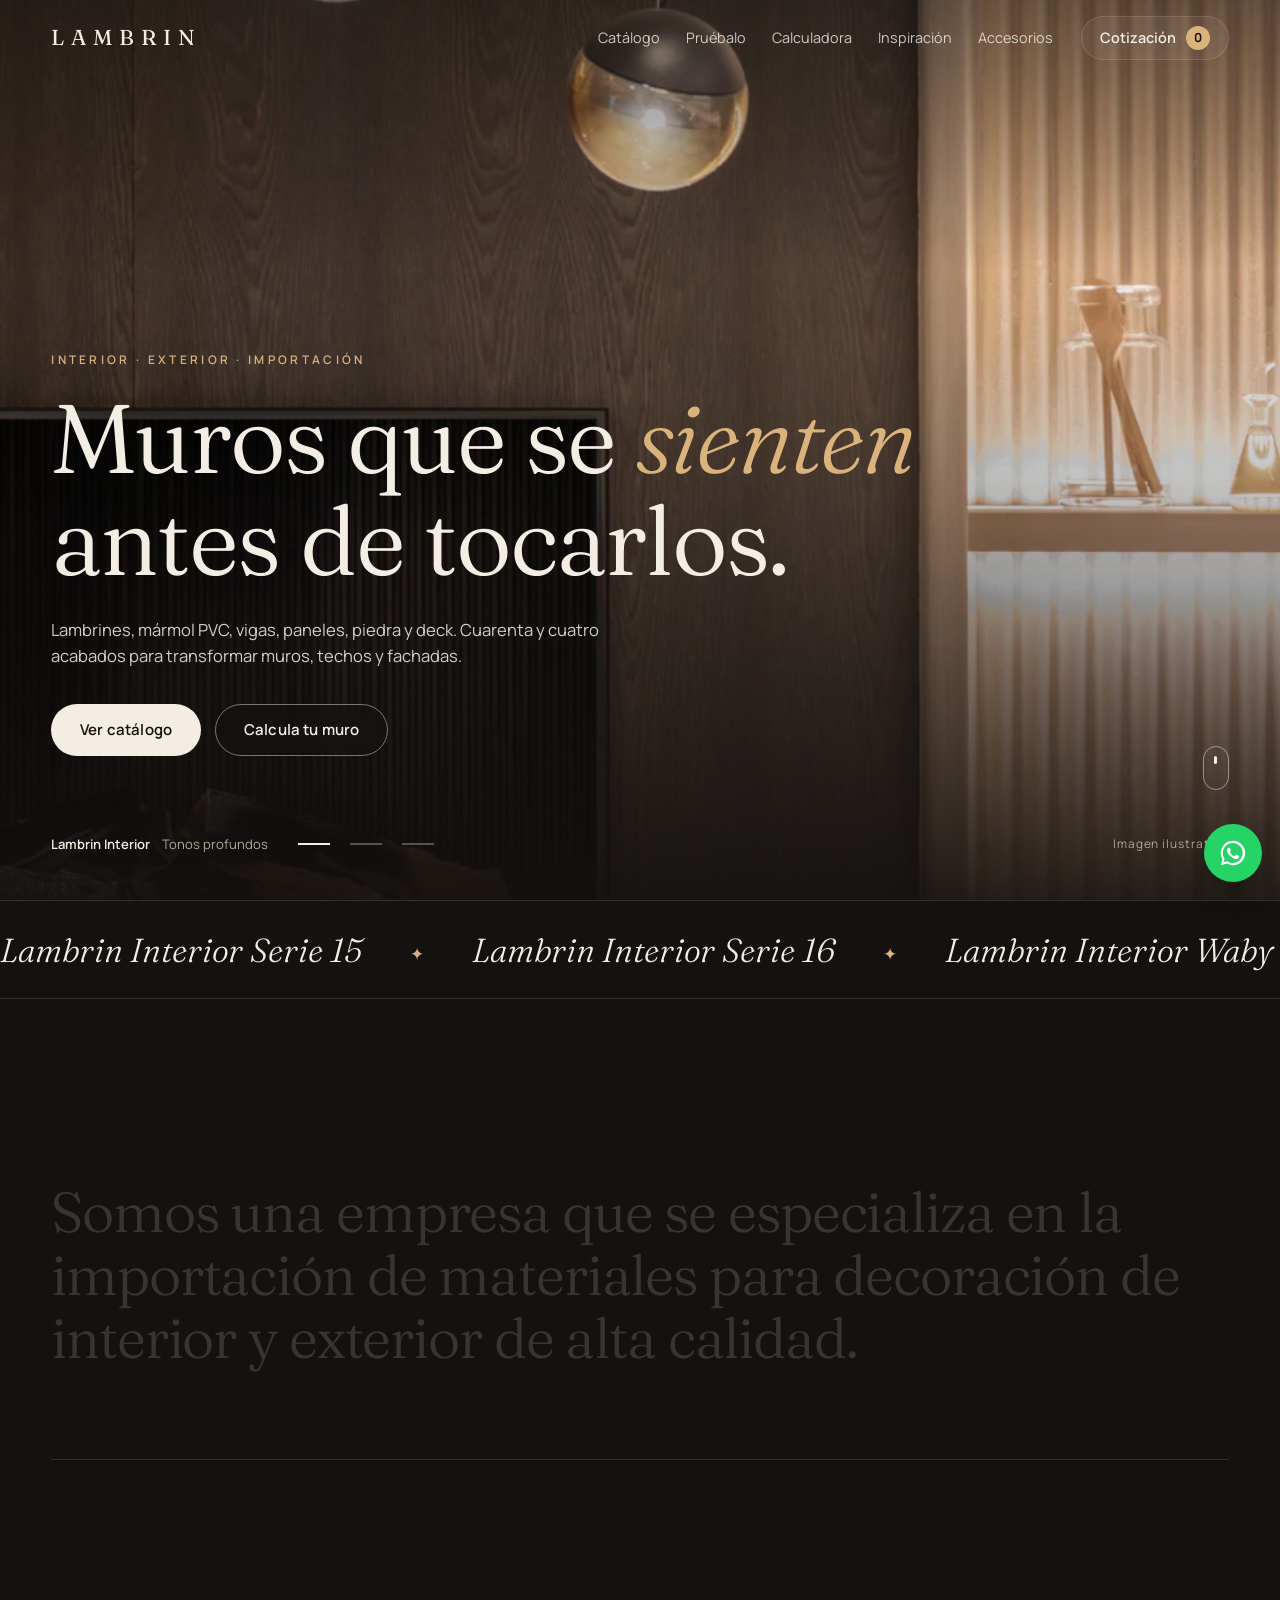
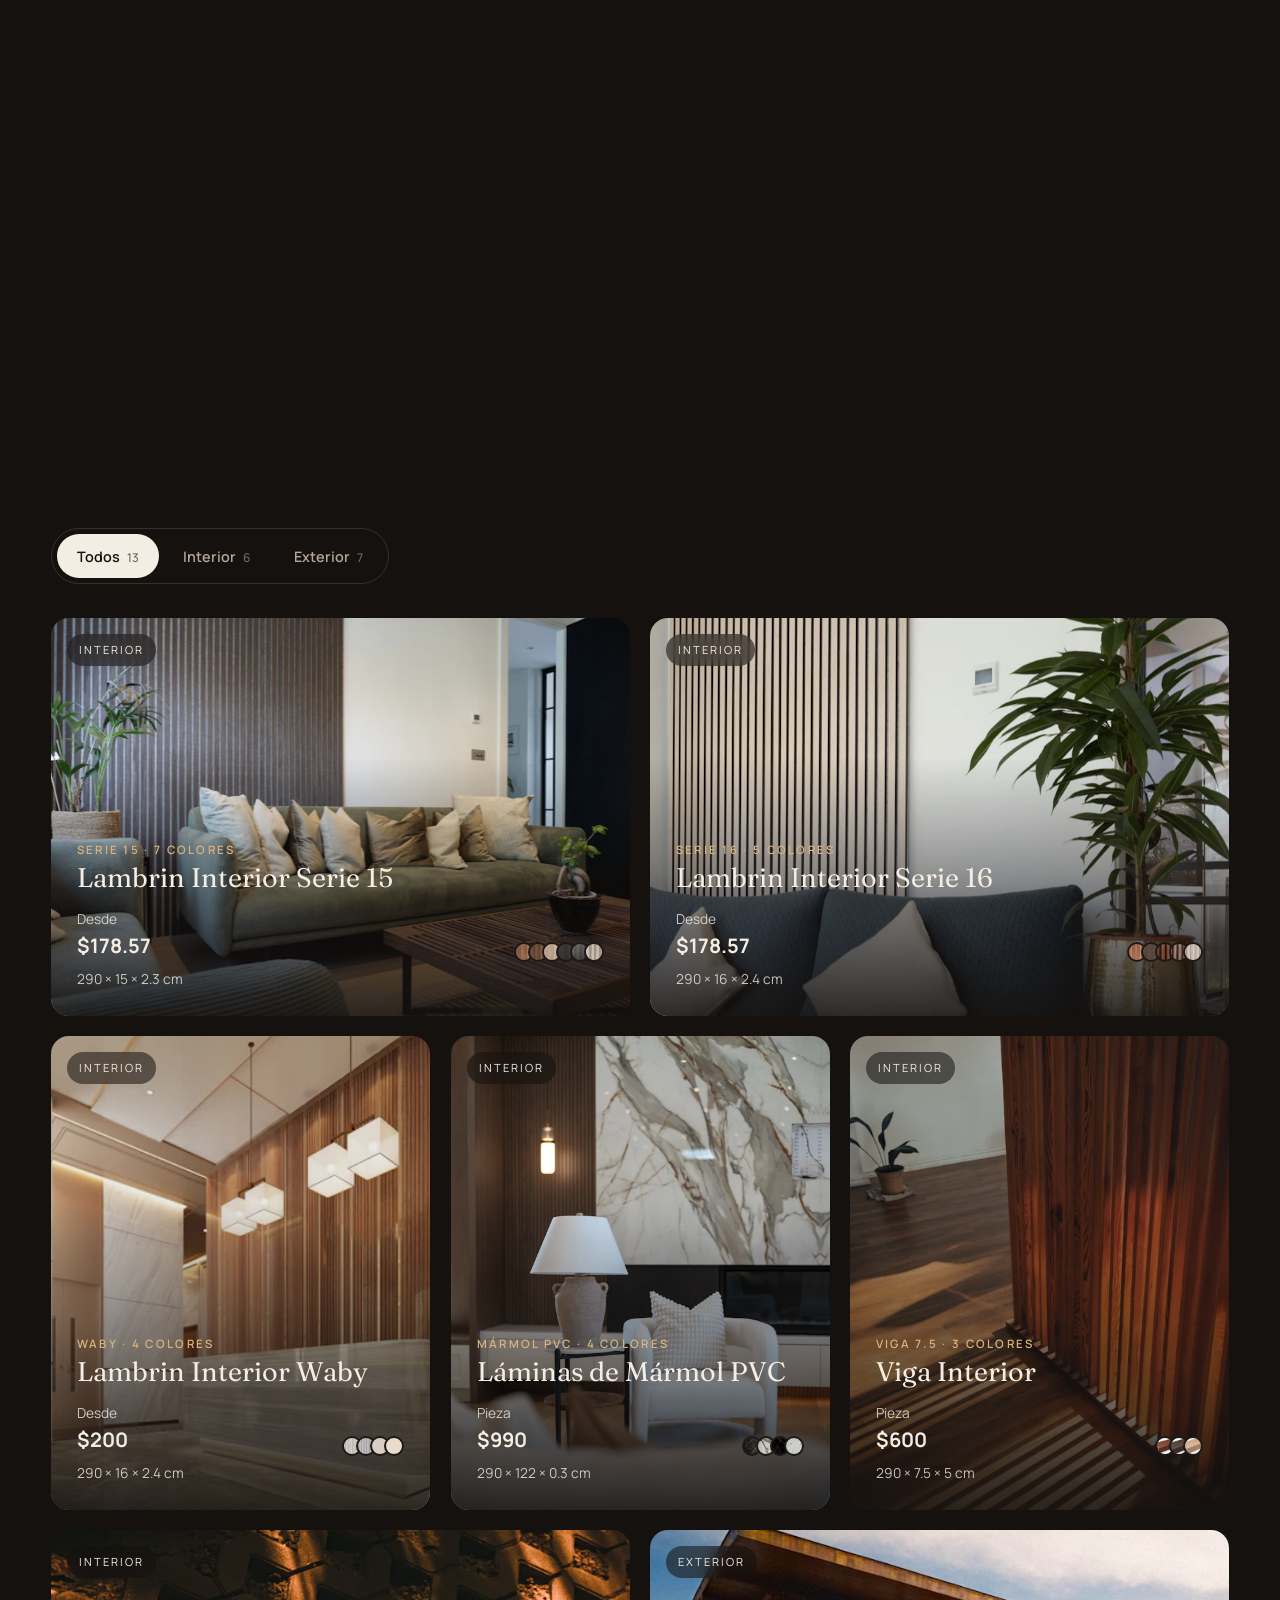
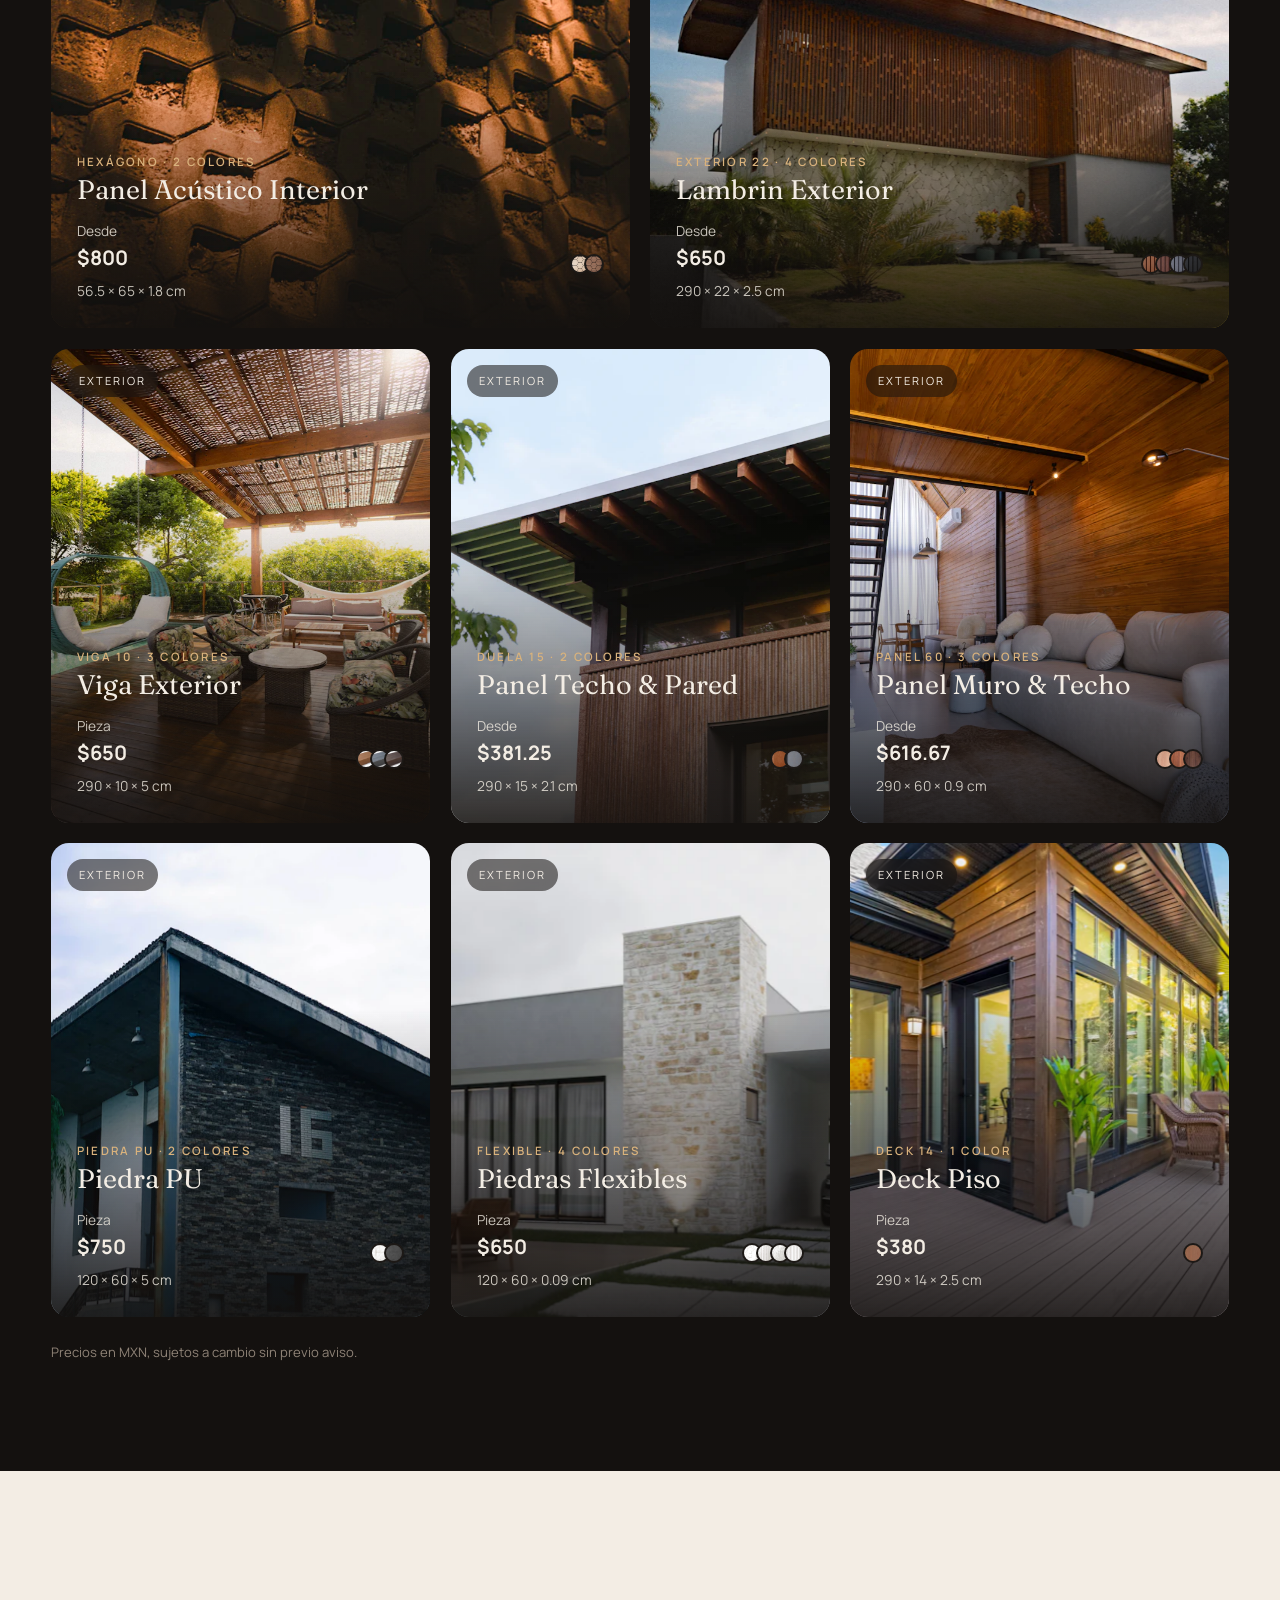
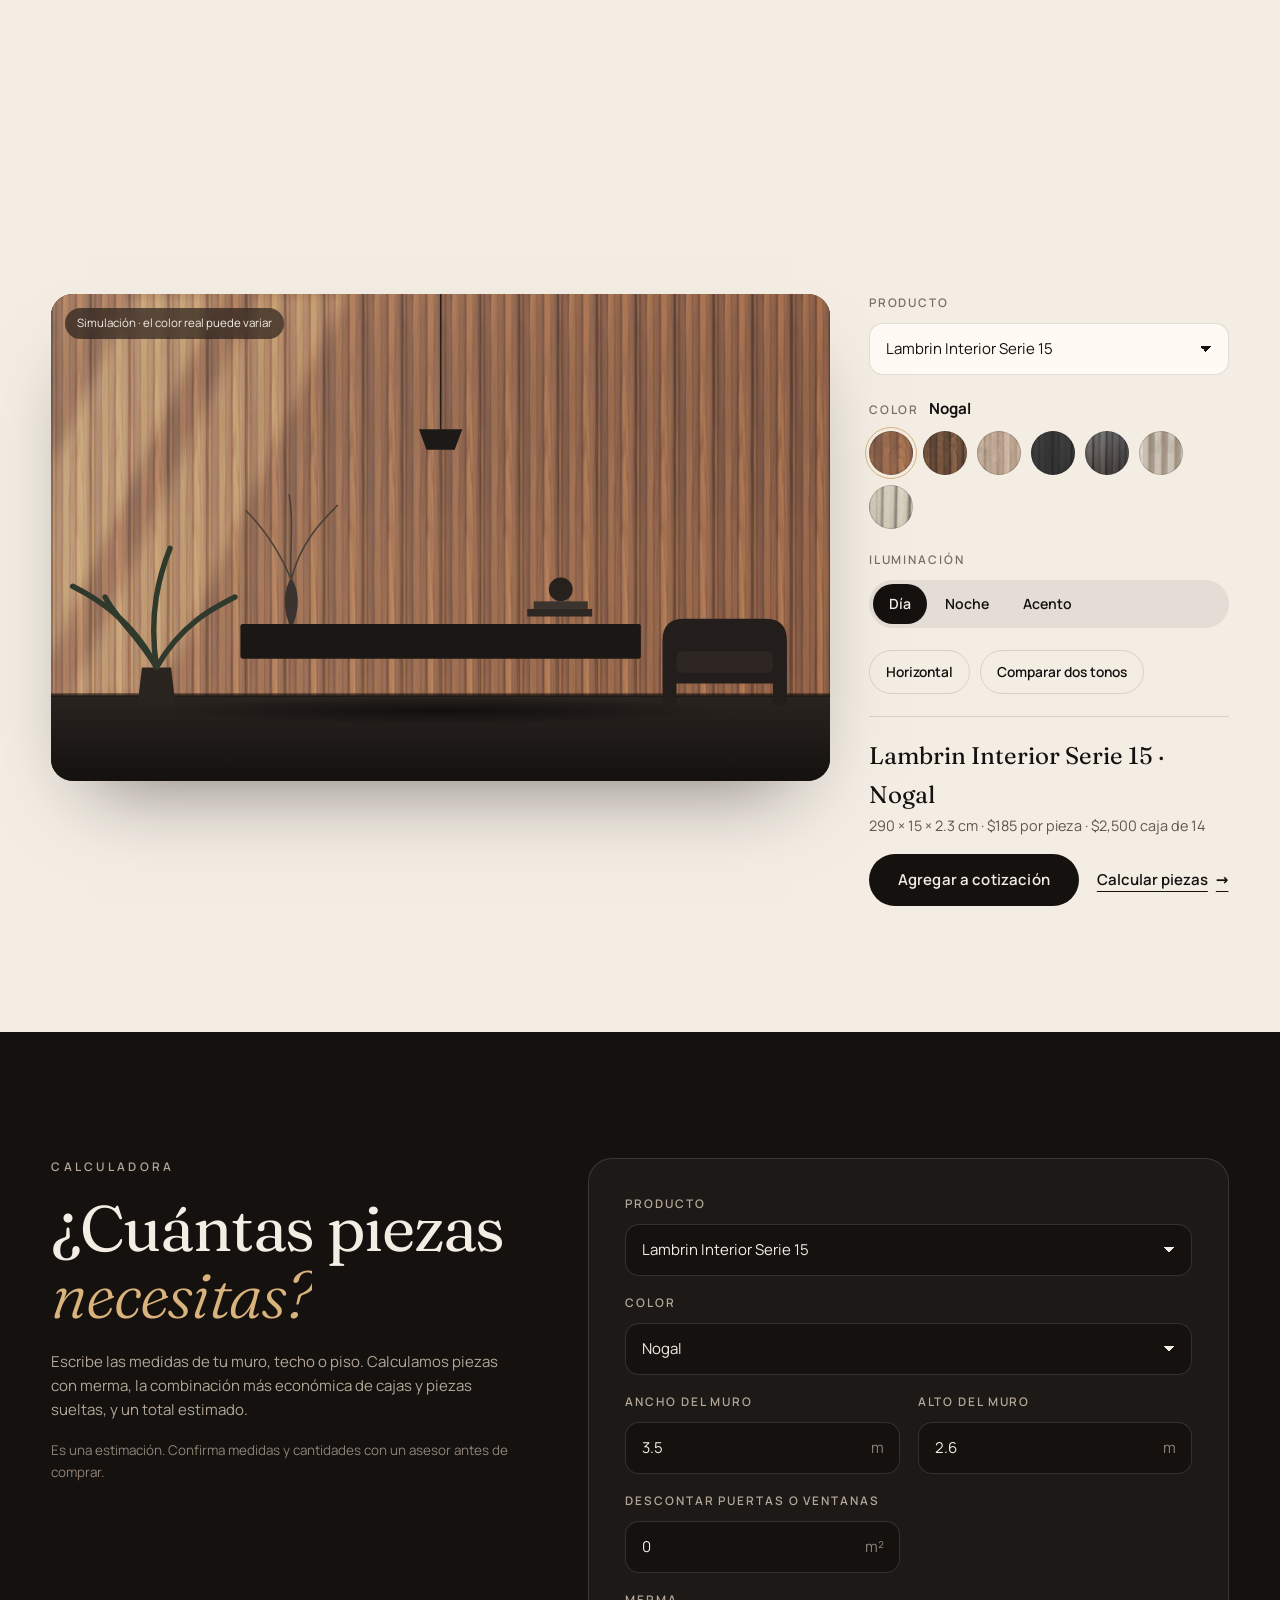
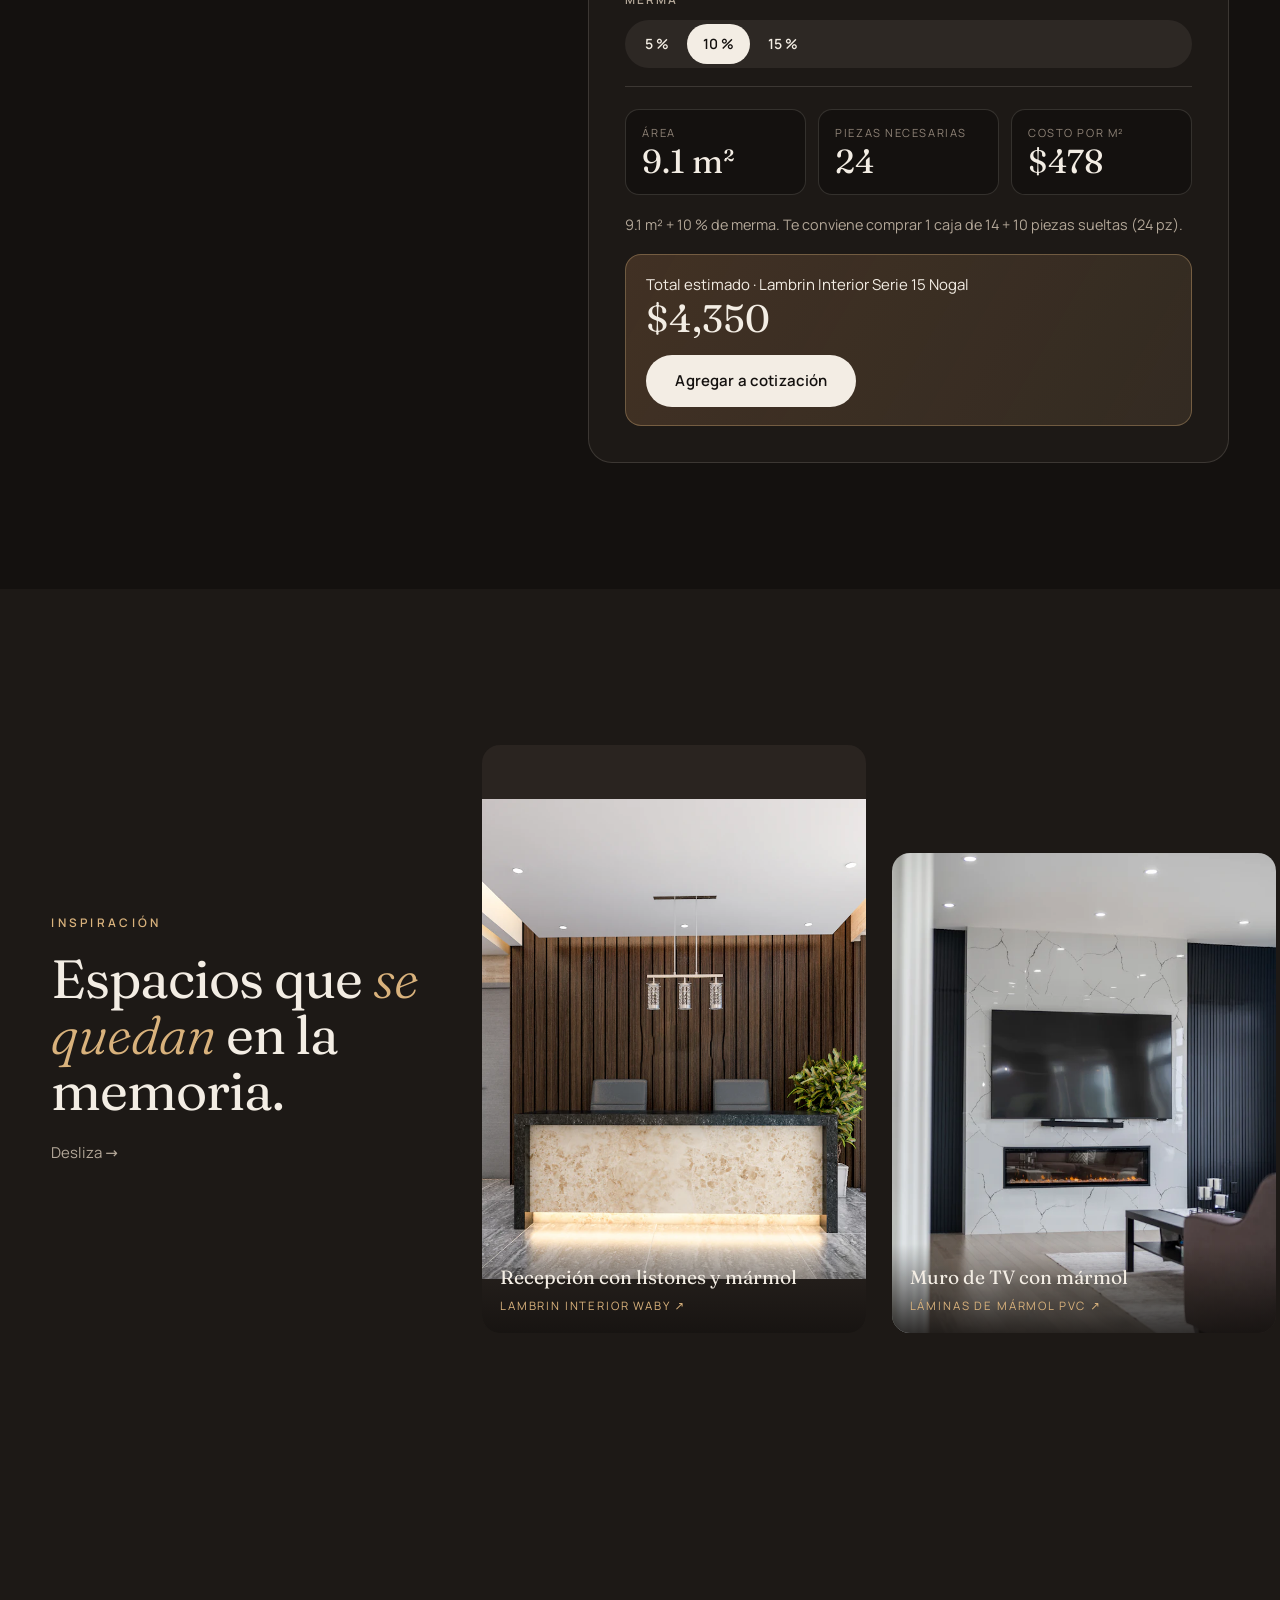
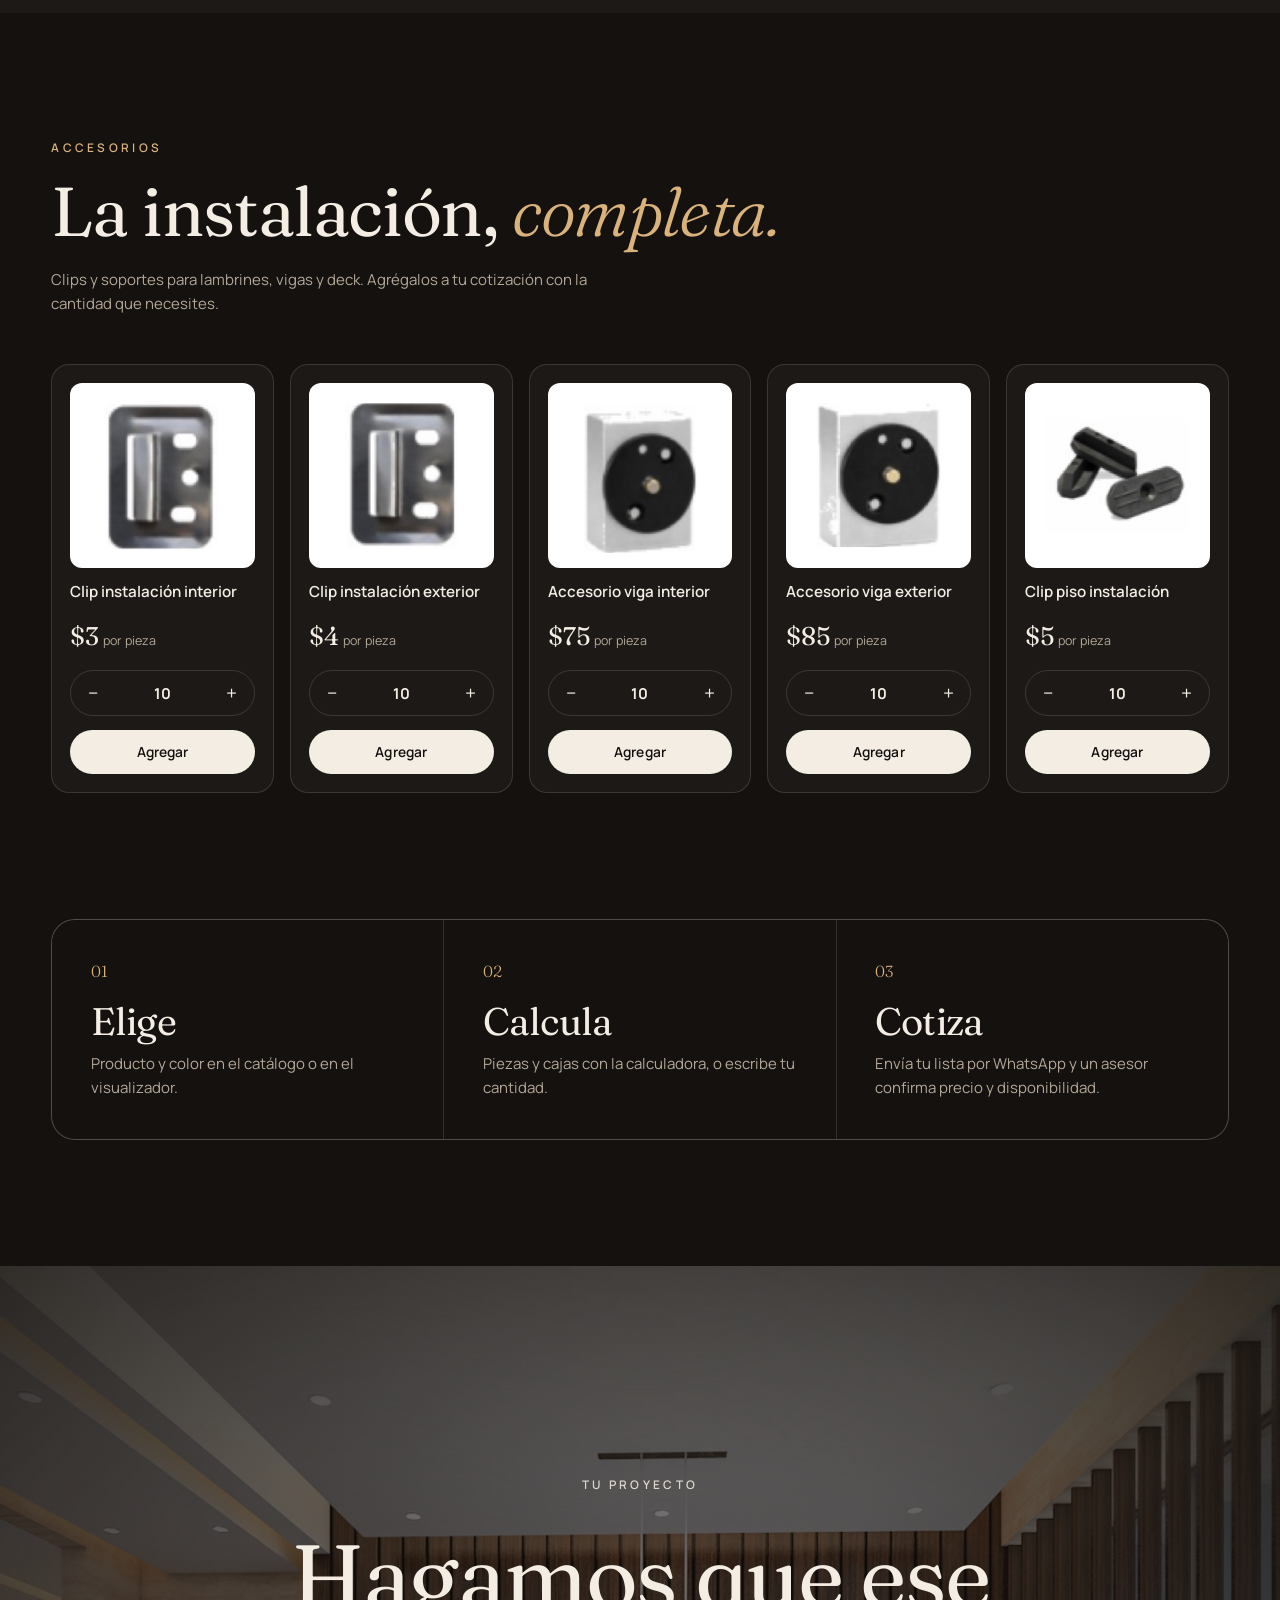
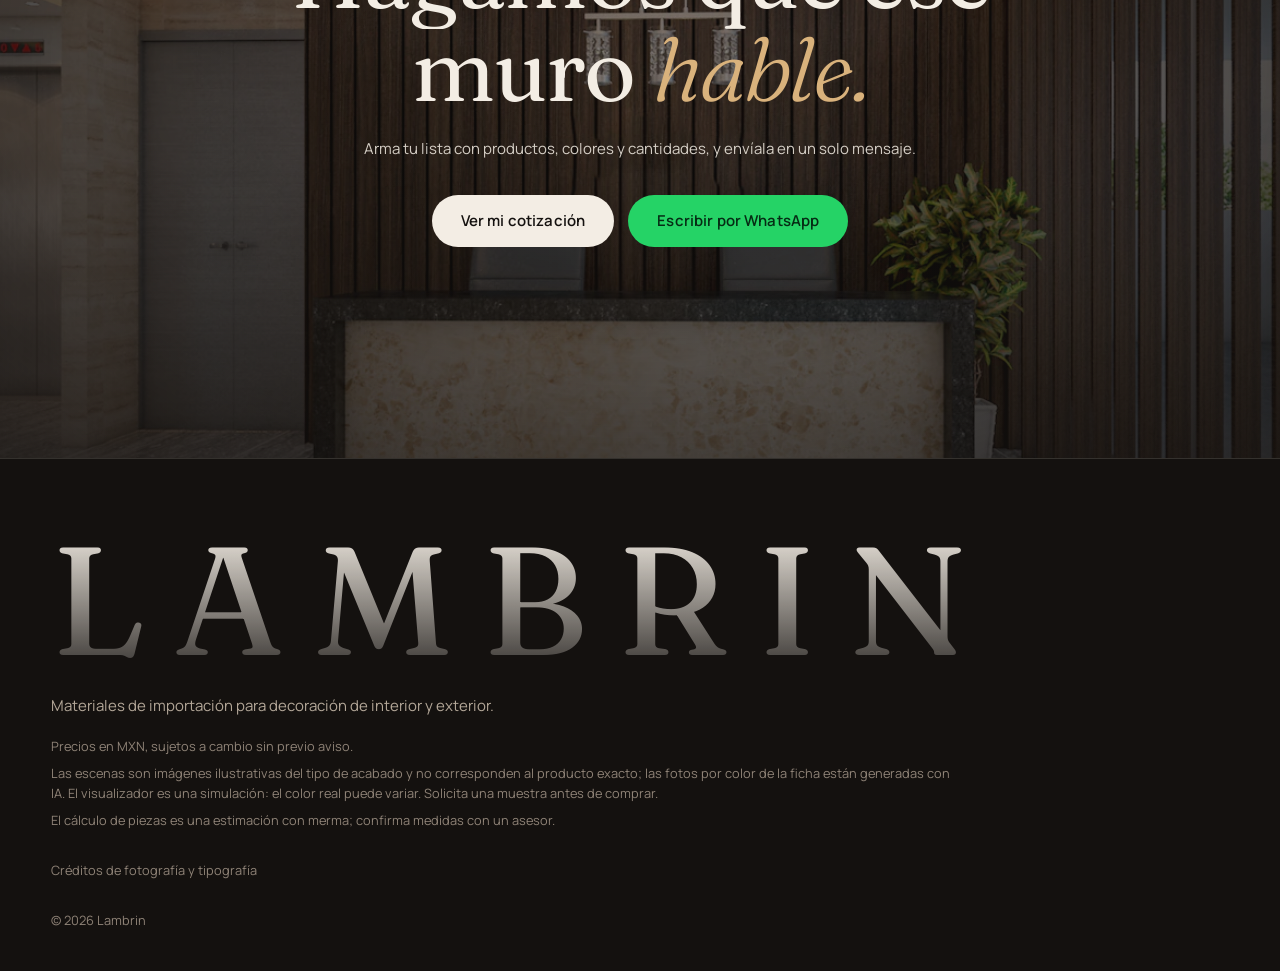
<file: index.html>
<!doctype html>
<html lang="es-MX">
<head>
  <meta charset="utf-8">
  <meta name="viewport" content="width=device-width, initial-scale=1, viewport-fit=cover">
  <title>Lambrin · Lambrines, paneles, mármol PVC y piedra para interior y exterior</title>
  <meta name="description" content="Catálogo Lambrin: lambrines de interior y exterior, láminas de mármol PVC, vigas, paneles acústicos, piedra PU, piedras flexibles y deck. Precios, medidas, 44 acabados, calculadora de piezas y cotización por WhatsApp.">
  <meta name="theme-color" content="#14110f">
  <meta property="og:type" content="website">
  <meta property="og:locale" content="es_MX">
  <meta property="og:title" content="Lambrin · Acabados para muros, techos y fachadas">
  <meta property="og:description" content="Lambrines, mármol PVC, vigas, piedra y deck para interior y exterior. Elige tu acabado, calcula tus piezas y cotiza por WhatsApp.">
  <meta property="og:url" content="https://cafe-orvin.github.io/lambrin-landing/">
  <meta property="og:image" content="https://cafe-orvin.github.io/lambrin-landing/assets/og.jpg">
  <meta name="twitter:card" content="summary_large_image">
  <link rel="icon" href="favicon.svg" type="image/svg+xml">
  <link rel="preload" href="assets/fuentes/fraunces-latin-wght-normal.woff2" as="font" type="font/woff2" crossorigin>
  <link rel="preload" href="assets/fuentes/manrope-latin-wght-normal.woff2" as="font" type="font/woff2" crossorigin>
  <link rel="stylesheet" href="css/styles.css">
  <script src="js/catalogo.js" defer></script>
  <script src="js/main.js" defer></script>
</head>
<body class="is-loading">
  <a class="skip" href="#catalogo">Saltar al catálogo</a>

  <!-- Telón de entrada: listones que se abren -->
  <div class="intro" aria-hidden="true">
    <div class="intro__slats"><i></i><i></i><i></i><i></i><i></i><i></i><i></i><i></i><i></i><i></i></div>
    <div class="intro__mark">LAMBRIN</div>
  </div>

  <div class="progress" aria-hidden="true"><span></span></div>
  <div class="cursor" aria-hidden="true"></div>

  <header class="nav" id="top">
    <a class="nav__brand" href="#top" aria-label="Lambrin, inicio">LAMBRIN</a>
    <nav class="nav__links" aria-label="Secciones">
      <a href="#catalogo">Catálogo</a>
      <a href="#visualizador">Pruébalo</a>
      <a href="#calculadora">Calculadora</a>
      <a href="#inspiracion">Inspiración</a>
      <a href="#accesorios">Accesorios</a>
    </nav>
    <button class="nav__quote" type="button" data-open-cart aria-label="Abrir lista de cotización">
      <span>Cotización</span><b class="cart-count" data-cart-count>0</b>
    </button>
    <button class="nav__menu" type="button" aria-expanded="false" aria-controls="menu-movil" aria-label="Abrir menú"><i></i><i></i></button>
  </header>

  <div class="mobile-menu" id="menu-movil" hidden>
    <a href="#catalogo">Catálogo</a>
    <a href="#visualizador">Pruébalo en tu muro</a>
    <a href="#calculadora">Calculadora</a>
    <a href="#inspiracion">Inspiración</a>
    <a href="#accesorios">Accesorios</a>
    <a href="#contacto">Cotizar</a>
  </div>

  <main>
    <!-- PORTADA -->
    <section class="hero" aria-label="Portada">
      <div class="hero__media" data-hero>
        <figure class="hero__slide is-active">
          <img src="assets/escenas/hero-oscuro-1600.webp" srcset="assets/escenas/hero-oscuro-800.webp 800w, assets/escenas/hero-oscuro-1600.webp 1600w, assets/escenas/hero-oscuro-2400.webp 2400w" sizes="100vw" alt="Muro de listones de madera oscura con chimenea y lámparas colgantes" fetchpriority="high">
        </figure>
        <figure class="hero__slide">
          <img src="assets/escenas/hero-calido-1600.webp" srcset="assets/escenas/hero-calido-800.webp 800w, assets/escenas/hero-calido-1600.webp 1600w, assets/escenas/hero-calido-2400.webp 2400w" sizes="100vw" alt="Cocina con muro de listones claros iluminados por una repisa" loading="lazy">
        </figure>
        <figure class="hero__slide">
          <img src="assets/escenas/hero-fachada-1600.webp" srcset="assets/escenas/hero-fachada-800.webp 800w, assets/escenas/hero-fachada-1600.webp 1600w, assets/escenas/hero-fachada-2400.webp 2400w" sizes="100vw" alt="Casa moderna de dos pisos con fachada de listones de madera" loading="lazy">
        </figure>
        <div class="hero__wipe" aria-hidden="true"><i></i><i></i><i></i><i></i><i></i><i></i><i></i><i></i></div>
        <div class="hero__light" aria-hidden="true"></div>
        <div class="hero__shade" aria-hidden="true"></div>
      </div>

      <div class="hero__content">
        <p class="eyebrow" data-reveal>Interior · Exterior · Importación</p>
        <h1 class="hero__title" data-split>Muros que se <em>sienten</em> antes de tocarlos.</h1>
        <p class="hero__lead" data-reveal>Lambrines, mármol PVC, vigas, paneles, piedra y deck. Cuarenta y cuatro acabados para transformar muros, techos y fachadas.</p>
        <div class="hero__cta" data-reveal>
          <a class="btn btn--light" href="#catalogo">Ver catálogo</a>
          <a class="btn btn--ghost" href="#calculadora">Calcula tu muro</a>
        </div>
      </div>

      <div class="hero__meta" aria-live="off">
        <div class="hero__caption"><b data-hero-title>Lambrin Interior</b><span data-hero-note>Tonos profundos</span></div>
        <div class="hero__dots" role="tablist" aria-label="Escenas de portada">
          <button type="button" role="tab" aria-selected="true" aria-label="Escena 1"></button>
          <button type="button" role="tab" aria-selected="false" aria-label="Escena 2"></button>
          <button type="button" role="tab" aria-selected="false" aria-label="Escena 3"></button>
        </div>
        <span class="hero__note">Imagen ilustrativa</span>
      </div>
      <a class="hero__scroll" href="#manifiesto" aria-label="Bajar"><span></span></a>
    </section>

    <!-- CINTA -->
    <div class="marquee" aria-hidden="true">
      <div class="marquee__track" data-marquee></div>
    </div>

    <!-- MANIFIESTO -->
    <section class="manifesto" id="manifiesto" aria-labelledby="manifiesto-t">
      <p class="eyebrow" data-reveal>Sobre nosotros</p>
      <h2 class="manifesto__text" id="manifiesto-t" data-scrub>Somos una empresa que se especializa en la importación de materiales para decoración de interior y exterior de alta calidad.</h2>
      <dl class="stats">
        <div data-reveal><dt><span data-count="13">0</span></dt><dd>líneas de producto</dd></div>
        <div data-reveal><dt><span data-count="44">0</span></dt><dd>acabados y colores</dd></div>
        <div data-reveal><dt><span data-count="290">0</span><small>cm</small></dt><dd>de largo en lambrines, vigas, deck y paneles de muro y techo</dd></div>
        <div data-reveal><dt><span data-count="2">0</span></dt><dd>mundos: interior y exterior</dd></div>
      </dl>
    </section>

    <!-- CATÁLOGO -->
    <section class="catalog" id="catalogo" aria-labelledby="catalogo-t">
      <div class="section-head">
        <p class="eyebrow" data-reveal>Catálogo 2026</p>
        <h2 id="catalogo-t" data-split>Elige el material. <em>Después</em>, el tono.</h2>
        <p class="section-head__lead" data-reveal>Toca un producto para ver sus colores, medidas y precios, agregarlo a tu cotización o probarlo en un muro.</p>
      </div>
      <div class="filters" role="tablist" aria-label="Filtrar catálogo">
        <button type="button" role="tab" aria-selected="true" data-filter="todos">Todos <small data-filter-count="todos"></small></button>
        <button type="button" role="tab" aria-selected="false" data-filter="interior">Interior <small data-filter-count="interior"></small></button>
        <button type="button" role="tab" aria-selected="false" data-filter="exterior">Exterior <small data-filter-count="exterior"></small></button>
        <span class="filters__ink" aria-hidden="true"></span>
      </div>
      <div class="grid" data-grid aria-live="polite"></div>
      <noscript><p class="noscript">Activa JavaScript para ver el catálogo interactivo, la calculadora y la lista de cotización.</p></noscript>
      <p class="legal-inline" data-leyenda></p>
    </section>

    <!-- VISUALIZADOR -->
    <section class="viz" id="visualizador" aria-labelledby="viz-t">
      <div class="section-head section-head--light">
        <p class="eyebrow" data-reveal>Pruébalo en tu muro</p>
        <h2 id="viz-t" data-split>Cambia el acabado. <em>Cambia la luz.</em></h2>
        <p class="section-head__lead" data-reveal>Elige producto y color, cambia la iluminación y compara dos tonos lado a lado. Mueve el cursor sobre el muro para ver cómo la luz revela la textura.</p>
      </div>

      <div class="viz__layout">
        <div class="viz__stage" data-viz-stage>
          <div class="room" data-room>
            <div class="room__wall" data-wall="a"><div class="room__tex"></div></div>
            <div class="room__wall room__wall--b" data-wall="b"><div class="room__tex"></div></div>
            <div class="room__light room__light--day" aria-hidden="true"></div>
            <div class="room__light room__light--window" aria-hidden="true"></div>
            <div class="room__light room__light--night" aria-hidden="true"></div>
            <div class="room__light room__light--cove" aria-hidden="true"></div>
            <div class="room__light room__light--accent" aria-hidden="true"></div>
            <div class="room__torch" aria-hidden="true"></div>
            <svg class="room__props" viewBox="0 0 1600 900" preserveAspectRatio="xMidYMax slice" aria-hidden="true">
              <defs>
                <linearGradient id="fl" x1="0" x2="0" y1="0" y2="1"><stop offset="0" stop-color="#2a2420"/><stop offset="1" stop-color="#14110f"/></linearGradient>
                <radialGradient id="sh" cx=".5" cy=".5" r=".5"><stop offset="0" stop-color="#000" stop-opacity=".55"/><stop offset="1" stop-color="#000" stop-opacity="0"/></radialGradient>
                <linearGradient id="led" x1="0" x2="0" y1="0" y2="1"><stop offset="0" stop-color="#ffd9a0" stop-opacity=".9"/><stop offset="1" stop-color="#ffd9a0" stop-opacity="0"/></linearGradient>
              </defs>
              <rect class="floor" x="0" y="742" width="1600" height="158" fill="url(#fl)"/>
              <rect x="0" y="738" width="1600" height="6" fill="#0d0b0a" opacity=".6"/>
              <ellipse cx="800" cy="770" rx="520" ry="26" fill="url(#sh)"/>
              <!-- consola flotante -->
              <rect x="430" y="610" width="740" height="64" rx="4" fill="#1b1714"/>
              <rect class="led" x="440" y="674" width="720" height="60" fill="url(#led)" opacity="0"/>
              <!-- jarrón y ramas -->
              <path d="M520 610 q-18 -50 4 -86 q22 36 4 86z" fill="#3a3330"/>
              <path d="M524 528 C 500 470, 470 430, 440 400 M524 528 C 540 460, 580 420, 610 390 M524 528 C 520 470, 530 420, 520 370" stroke="#4b4038" stroke-width="3" fill="none"/>
              <!-- libros y esfera -->
              <rect x="960" y="582" width="120" height="14" fill="#2e2824"/><rect x="972" y="568" width="100" height="14" fill="#3a332e"/>
              <circle cx="1022" cy="546" r="22" fill="#26211d"/>
              <!-- sillón -->
              <path d="M1210 760 v-120 q0 -40 40 -40 h150 q40 0 40 40 v120 h-26 v-40 h-178 v40z" fill="#231e1b"/>
              <rect x="1236" y="660" width="178" height="40" rx="10" fill="#2d2622"/>
              <!-- planta -->
              <path d="M240 760 h70 l-8 -70 h-54z" fill="#2a2420"/>
              <path d="M275 690 C 230 600, 160 560, 120 540 M275 690 C 260 590, 280 520, 300 470 M275 690 C 320 610, 380 580, 420 560 M275 690 C 240 630, 200 600, 180 560" stroke="#2f3a2c" stroke-width="10" stroke-linecap="round" fill="none"/>
              <!-- lámpara colgante -->
              <line x1="800" y1="0" x2="800" y2="250" stroke="#1a1714" stroke-width="2"/>
              <path class="lamp" d="M760 250 h80 l-14 38 h-52z" fill="#1d1916"/>
            </svg>
            <div class="room__compare" data-compare hidden>
              <span class="room__handle" role="slider" tabindex="0" aria-label="Comparar acabados" aria-valuemin="5" aria-valuemax="95" aria-valuenow="50"></span>
              <b class="room__tag room__tag--a" data-tag-a></b>
              <b class="room__tag room__tag--b" data-tag-b></b>
            </div>
            <span class="room__badge">Simulación · el color real puede variar</span>
          </div>
        </div>

        <div class="viz__panel">
          <label class="field">
            <span>Producto</span>
            <select data-viz-product></select>
          </label>
          <div class="field">
            <span>Color <b data-viz-color-name></b></span>
            <div class="swatches" role="radiogroup" aria-label="Color" data-viz-swatches></div>
          </div>
          <div class="field">
            <span>Iluminación</span>
            <div class="seg" role="radiogroup" aria-label="Iluminación" data-viz-light>
              <button type="button" role="radio" aria-checked="true" data-light="dia">Día</button>
              <button type="button" role="radio" aria-checked="false" data-light="noche">Noche</button>
              <button type="button" role="radio" aria-checked="false" data-light="acento">Acento</button>
            </div>
          </div>
          <div class="field field--row">
            <button type="button" class="toggle" aria-pressed="false" data-viz-orient>Horizontal</button>
            <button type="button" class="toggle" aria-pressed="false" data-viz-compare>Comparar dos tonos</button>
          </div>
          <div class="viz__summary">
            <p><b data-viz-summary-name></b><span data-viz-summary-meta></span></p>
            <div class="viz__actions">
              <button type="button" class="btn btn--dark" data-viz-add>Agregar a cotización</button>
              <a class="link-arrow" href="#calculadora" data-viz-calc>Calcular piezas</a>
            </div>
          </div>
        </div>
      </div>
    </section>

    <!-- CALCULADORA -->
    <section class="calc" id="calculadora" aria-labelledby="calc-t">
      <div class="calc__intro">
        <p class="eyebrow" data-reveal>Calculadora</p>
        <h2 id="calc-t" data-split>¿Cuántas piezas <em>necesitas?</em></h2>
        <p data-reveal>Escribe las medidas de tu muro, techo o piso. Calculamos piezas con merma, la combinación más económica de cajas y piezas sueltas, y un total estimado.</p>
        <p class="calc__fine" data-reveal>Es una estimación. Confirma medidas y cantidades con un asesor antes de comprar.</p>
      </div>
      <form class="calc__form" data-calc novalidate>
        <label class="field field--wide">
          <span>Producto</span>
          <select name="producto" data-calc-product></select>
        </label>
        <label class="field field--wide" data-calc-color-wrap>
          <span>Color</span>
          <select name="color" data-calc-color></select>
        </label>
        <label class="field">
          <span data-calc-w-label>Ancho del muro</span>
          <div class="unit"><input name="ancho" type="number" inputmode="decimal" min="0" step="0.01" value="3.5"><i>m</i></div>
        </label>
        <label class="field">
          <span data-calc-h-label>Alto del muro</span>
          <div class="unit"><input name="alto" type="number" inputmode="decimal" min="0" step="0.01" value="2.6"><i>m</i></div>
        </label>
        <label class="field" data-calc-gap-wrap hidden>
          <span>Separación entre vigas</span>
          <div class="unit"><input name="separacion" type="number" inputmode="decimal" min="0" step="0.5" value="7.5"><i>cm</i></div>
        </label>
        <label class="field" data-calc-open-wrap>
          <span>Descontar puertas o ventanas</span>
          <div class="unit"><input name="huecos" type="number" inputmode="decimal" min="0" step="0.01" value="0"><i>m²</i></div>
        </label>
        <div class="field field--wide">
          <span>Merma</span>
          <div class="seg" role="radiogroup" aria-label="Merma" data-calc-merma>
            <button type="button" role="radio" aria-checked="false" data-merma="0.05">5 %</button>
            <button type="button" role="radio" aria-checked="true" data-merma="0.10">10 %</button>
            <button type="button" role="radio" aria-checked="false" data-merma="0.15">15 %</button>
          </div>
        </div>
        <output class="calc__out" data-calc-out aria-live="polite"></output>
      </form>
    </section>

    <!-- INSPIRACIÓN (galería horizontal) -->
    <section class="gallery" id="inspiracion" aria-labelledby="galeria-t">
      <div class="gallery__pin" data-gallery>
        <div class="gallery__head">
          <p class="eyebrow">Inspiración</p>
          <h2 id="galeria-t">Espacios que <em>se quedan</em> en la memoria.</h2>
          <p class="gallery__hint">Desliza <span aria-hidden="true">→</span></p>
        </div>
        <div class="gallery__track" data-gallery-track></div>
      </div>
    </section>

    <!-- ACCESORIOS -->
    <section class="acc" id="accesorios" aria-labelledby="acc-t">
      <div class="section-head">
        <p class="eyebrow" data-reveal>Accesorios</p>
        <h2 id="acc-t" data-split>La instalación, <em>completa.</em></h2>
        <p class="section-head__lead" data-reveal>Clips y soportes para lambrines, vigas y deck. Agrégalos a tu cotización con la cantidad que necesites.</p>
      </div>
      <div class="acc__grid" data-acc></div>
    </section>

    <!-- CÓMO COTIZAR -->
    <section class="steps" aria-labelledby="pasos-t">
      <h2 id="pasos-t" class="visually-hidden">Cómo cotizar</h2>
      <ol>
        <li data-reveal><b>01</b><h3>Elige</h3><p>Producto y color en el catálogo o en el visualizador.</p></li>
        <li data-reveal><b>02</b><h3>Calcula</h3><p>Piezas y cajas con la calculadora, o escribe tu cantidad.</p></li>
        <li data-reveal><b>03</b><h3>Cotiza</h3><p>Envía tu lista por WhatsApp y un asesor confirma precio y disponibilidad.</p></li>
      </ol>
    </section>

    <!-- CONTACTO -->
    <section class="cta" id="contacto" aria-labelledby="cta-t">
      <div class="cta__bg" data-parallax="0.18">
        <img src="assets/escenas/g-recepcion-1600.webp" srcset="assets/escenas/g-recepcion-800.webp 800w, assets/escenas/g-recepcion-1600.webp 1600w" sizes="100vw" alt="" loading="lazy">
      </div>
      <div class="cta__content">
        <p class="eyebrow" data-reveal>Tu proyecto</p>
        <h2 id="cta-t" data-split>Hagamos que ese muro <em>hable.</em></h2>
        <p data-reveal>Arma tu lista con productos, colores y cantidades, y envíala en un solo mensaje.</p>
        <div class="cta__actions" data-reveal>
          <button type="button" class="btn btn--light" data-open-cart>Ver mi cotización</button>
          <a class="btn btn--wa" data-wa-direct href="#contacto">Escribir por WhatsApp</a>
        </div>
      </div>
    </section>
  </main>

  <footer class="footer">
    <div class="footer__brand">LAMBRIN</div>
    <p class="footer__claim">Materiales de importación para decoración de interior y exterior.</p>
    <ul class="footer__legal">
      <li data-leyenda></li>
      <li>Las escenas son imágenes ilustrativas del tipo de acabado y no corresponden al producto exacto; las fotos por color de la ficha están generadas con IA. El visualizador es una simulación: el color real puede variar. Solicita una muestra antes de comprar.</li>
      <li>El cálculo de piezas es una estimación con merma; confirma medidas con un asesor.</li>
    </ul>
    <details class="footer__credits">
      <summary>Créditos de fotografía y tipografía</summary>
      <p>Fotos de <a href="https://unsplash.com" rel="noopener" target="_blank">Unsplash</a> bajo la Licencia Unsplash: <span data-credits></span>. Tipografías Fraunces y Manrope, SIL Open Font License 1.1.</p>
    </details>
    <p class="footer__copy">© <span data-year></span> Lambrin</p>
  </footer>

  <!-- Botón flotante -->
  <div class="fab">
    <button type="button" class="fab__cart" data-open-cart aria-label="Abrir lista de cotización"><svg viewBox="0 0 24 24" aria-hidden="true"><path d="M4 5h16M4 12h16M4 19h10" stroke="currentColor" stroke-width="2" stroke-linecap="round" fill="none"/></svg><b class="cart-count" data-cart-count>0</b></button>
    <a class="fab__wa" data-wa-direct href="#contacto" aria-label="Escribir por WhatsApp"><svg viewBox="0 0 32 32" aria-hidden="true"><path fill="currentColor" d="M16 3a13 13 0 0 0-11.2 19.6L3 29l6.6-1.7A13 13 0 1 0 16 3Zm0 23.6c-2 0-4-.5-5.7-1.6l-.4-.2-3.9 1 1-3.8-.3-.4A10.6 10.6 0 1 1 16 26.6Zm5.8-7.9c-.3-.2-1.9-.9-2.2-1s-.5-.2-.7.2-.8 1-1 1.2-.4.2-.7 0a8.7 8.7 0 0 1-4.3-3.7c-.3-.6.3-.5.9-1.7.1-.2 0-.4 0-.5l-1-2.4c-.3-.6-.5-.5-.7-.5h-.6a1.2 1.2 0 0 0-.9.4 3.6 3.6 0 0 0-1.1 2.7 6.3 6.3 0 0 0 1.3 3.3 14.4 14.4 0 0 0 5.5 4.9c2 .9 2.8.9 3.8.8a3.3 3.3 0 0 0 2.2-1.5 2.7 2.7 0 0 0 .2-1.5c-.1-.2-.3-.3-.6-.4Z"/></svg></a>
  </div>

  <!-- Ficha de producto -->
  <div class="sheet" data-sheet hidden>
    <div class="sheet__backdrop" data-close-sheet></div>
    <article class="sheet__panel" role="dialog" aria-modal="true" aria-labelledby="sheet-title" tabindex="-1">
      <button type="button" class="sheet__close" data-close-sheet aria-label="Cerrar ficha">×</button>
      <div class="sheet__media">
        <img data-sheet-img alt="">
        <img class="sheet__alt" data-sheet-img2 alt="">
        <div class="room room--sheet" data-sheet-room data-light="dia" aria-hidden="true"></div>
        <span class="sheet__note" data-sheet-note>Imagen ilustrativa</span>
        <div class="seg sheet__view" role="radiogroup" aria-label="Vista" data-sheet-view>
          <button type="button" role="radio" aria-checked="true" data-view="foto">Foto</button>
          <button type="button" role="radio" aria-checked="false" data-view="muro">Tu muro</button>
        </div>
      </div>
      <div class="sheet__body">
        <p class="eyebrow" data-sheet-line></p>
        <h2 id="sheet-title" data-sheet-title></h2>
        <p class="sheet__desc" data-sheet-desc></p>
        <div class="sheet__swatch">
          <div class="lens" data-lens><img data-lens-img alt=""><span class="lens__glass" aria-hidden="true"></span></div>
          <div>
            <p class="sheet__color">Color: <b data-sheet-color></b> <em data-sheet-stock></em></p>
            <div class="swatches swatches--lg" role="radiogroup" aria-label="Color" data-sheet-swatches></div>
          </div>
        </div>
        <dl class="specs" data-sheet-specs></dl>
        <div class="prices" data-sheet-prices></div>
        <div class="buy">
          <div class="buy__mode seg" role="radiogroup" aria-label="Unidad" data-sheet-unit></div>
          <div class="stepper"><button type="button" data-step="-1" aria-label="Menos">−</button><input type="number" min="1" value="1" inputmode="numeric" aria-label="Cantidad" data-sheet-qty><button type="button" data-step="1" aria-label="Más">+</button></div>
          <p class="buy__total" data-sheet-total></p>
        </div>
        <div class="sheet__actions">
          <button type="button" class="btn btn--dark" data-sheet-add>Agregar a cotización</button>
          <a class="btn btn--wa" data-sheet-wa href="#contacto">Cotizar por WhatsApp</a>
        </div>
        <div class="sheet__links">
          <a class="link-arrow" href="#visualizador" data-sheet-viz>Pruébalo en el muro</a>
          <a class="link-arrow" href="#calculadora" data-sheet-calc>Calcular piezas</a>
        </div>
      </div>
    </article>
  </div>

  <!-- Lista de cotización -->
  <aside class="cart" data-cart hidden aria-labelledby="cart-t">
    <div class="cart__backdrop" data-close-cart></div>
    <div class="cart__panel" role="dialog" aria-modal="true" aria-labelledby="cart-t" tabindex="-1">
      <header class="cart__head">
        <h2 id="cart-t">Tu cotización</h2>
        <button type="button" class="sheet__close" data-close-cart aria-label="Cerrar cotización">×</button>
      </header>
      <ul class="cart__list" data-cart-list></ul>
      <p class="cart__empty" data-cart-empty>Aún no agregas productos. Explora el catálogo y toca «Agregar a cotización».</p>
      <footer class="cart__foot">
        <p class="cart__total"><span>Total estimado</span><b data-cart-total>$0</b></p>
        <p class="cart__fine" data-leyenda></p>
        <a class="btn btn--wa btn--block" data-cart-send href="#contacto">Enviar por WhatsApp</a>
        <div class="cart__row">
          <button type="button" class="link-btn" data-cart-copy>Copiar pedido</button>
          <button type="button" class="link-btn" data-cart-clear>Vaciar lista</button>
        </div>
      </footer>
    </div>
  </aside>

  <div class="toast" role="status" aria-live="polite" data-toast></div>
</body>
</html>
</file>
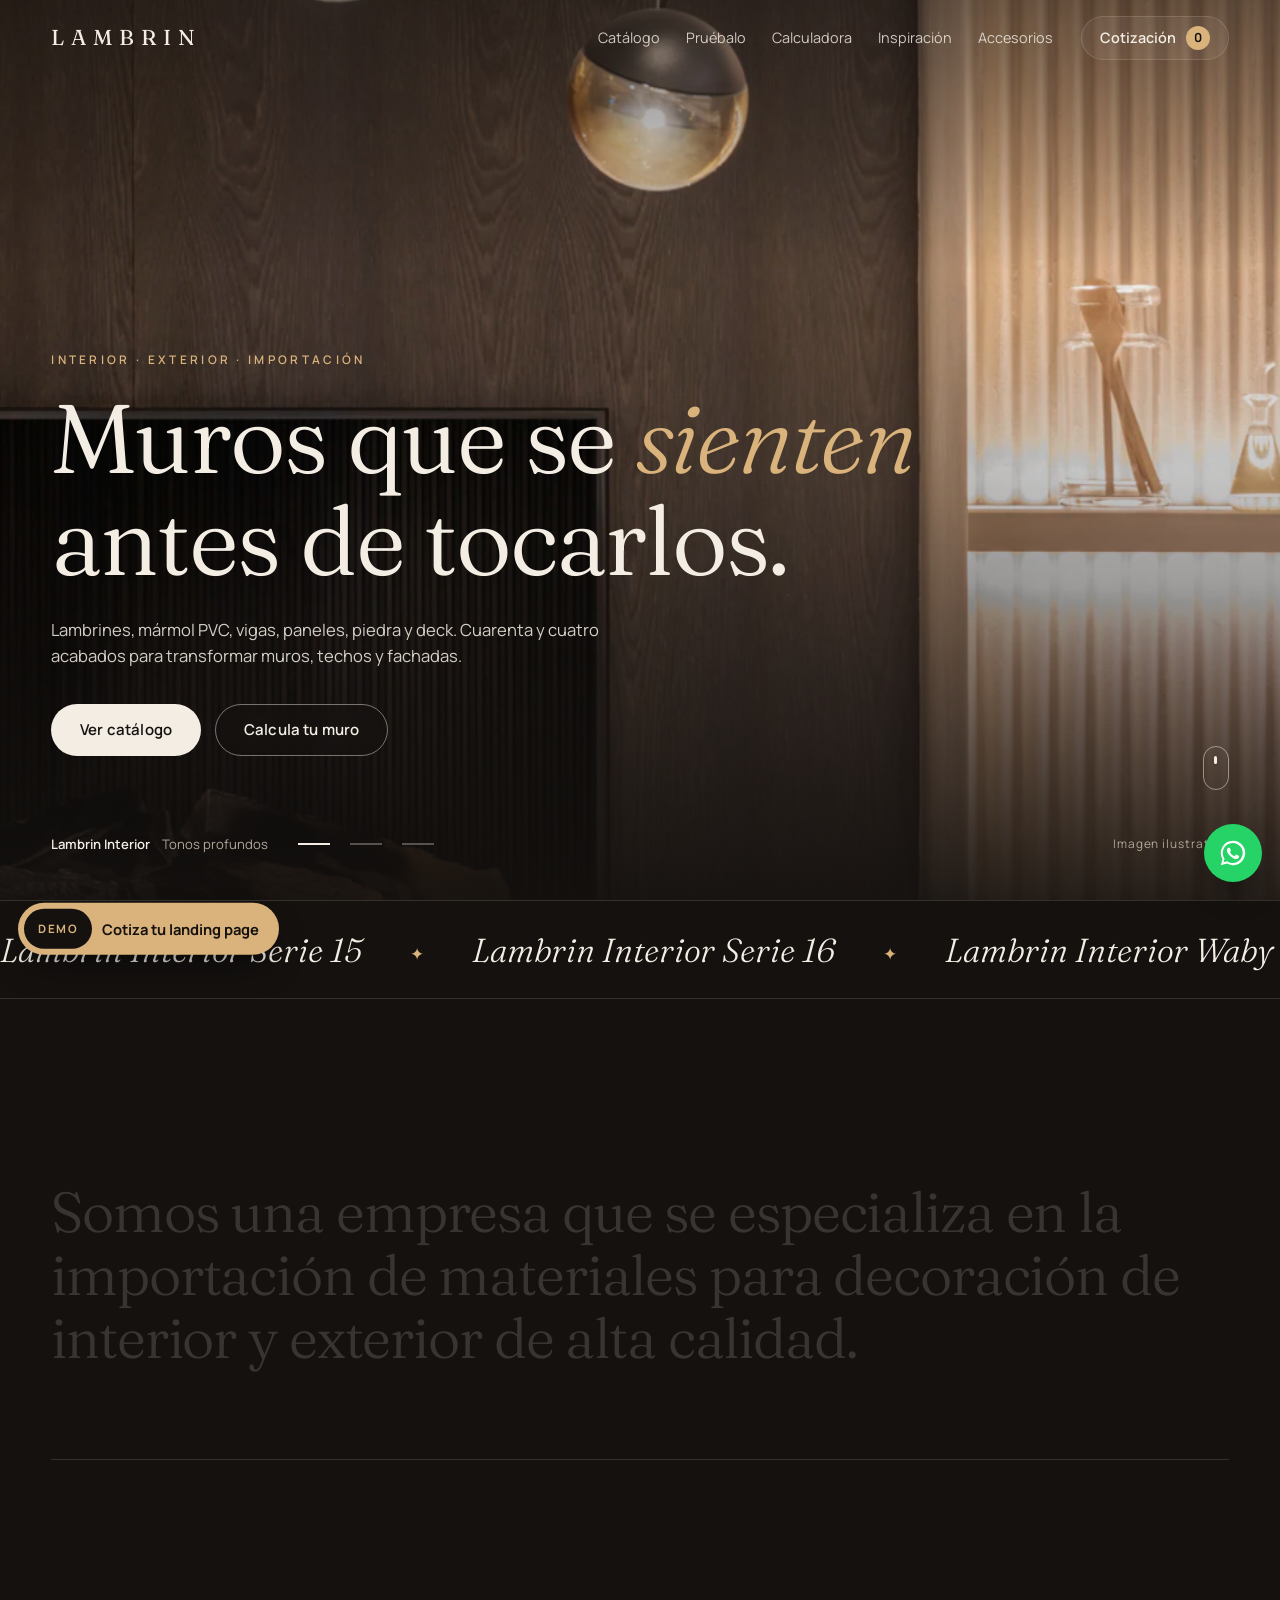
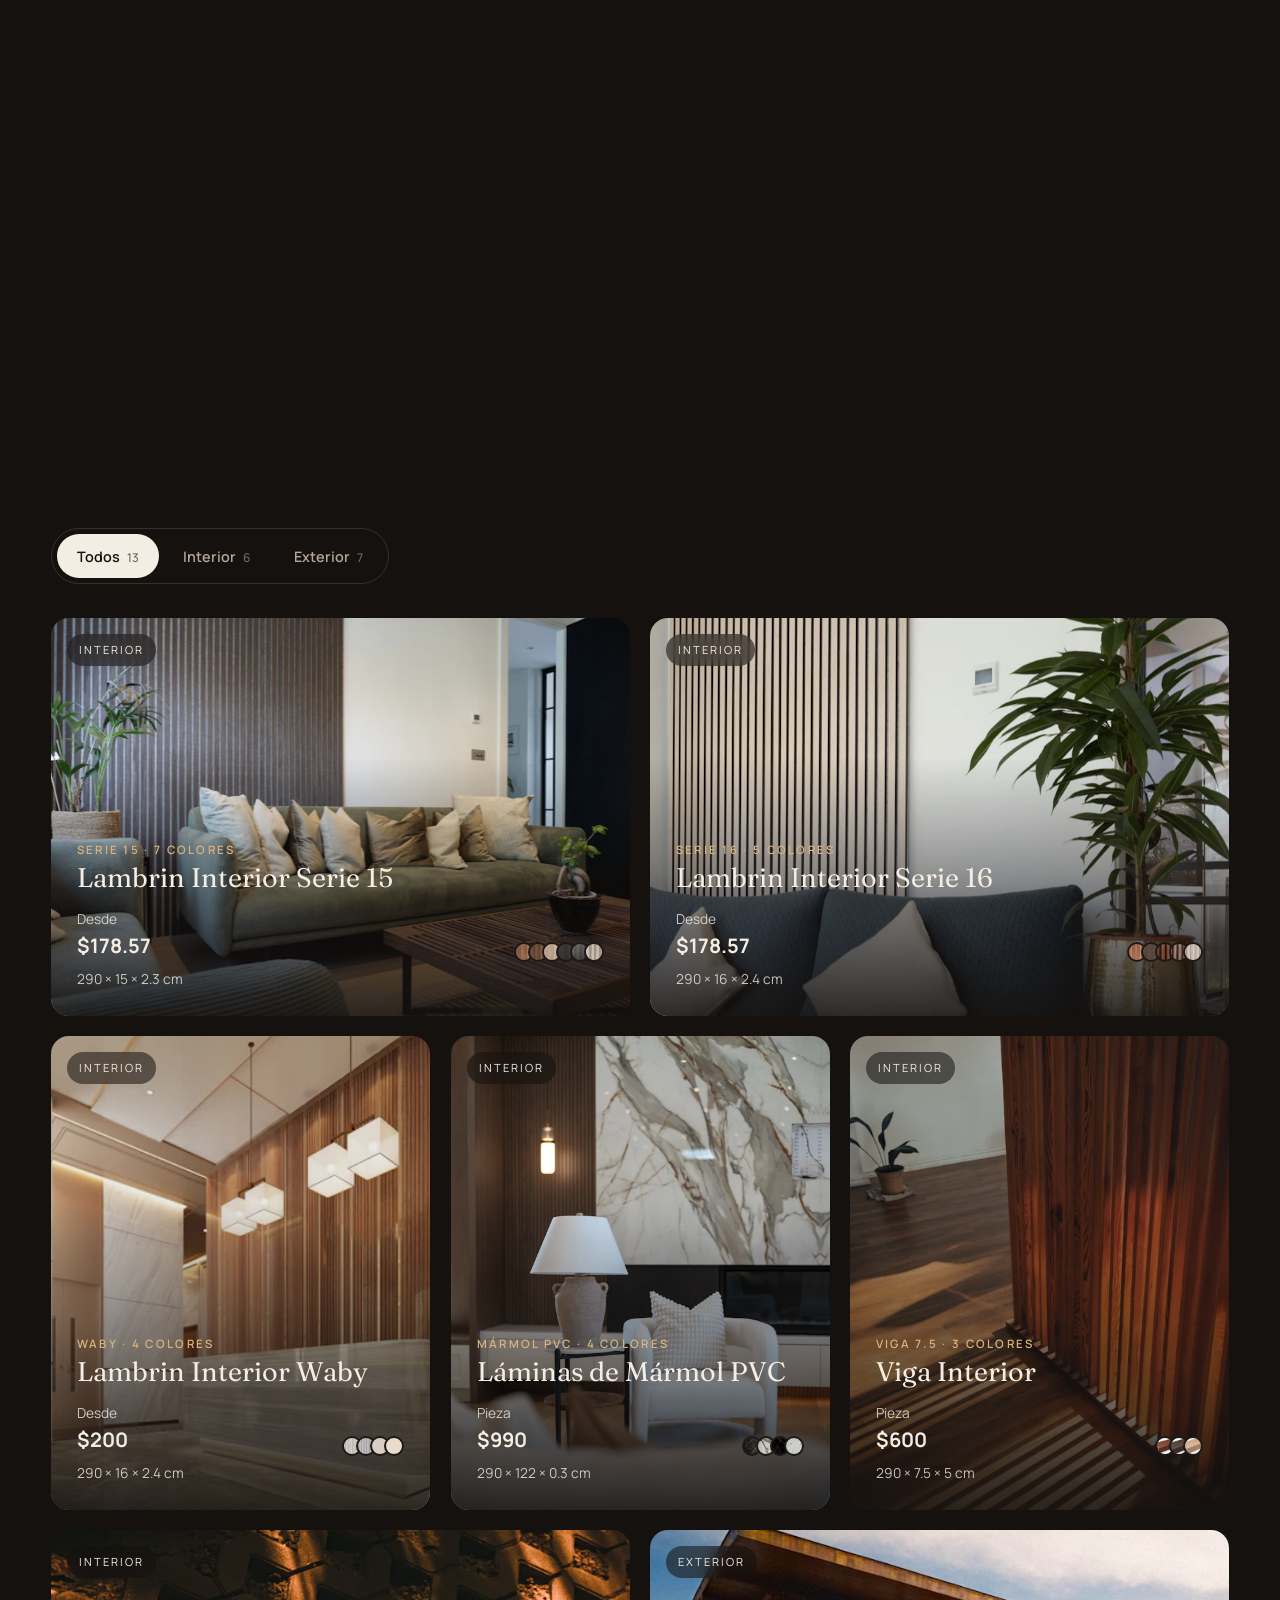
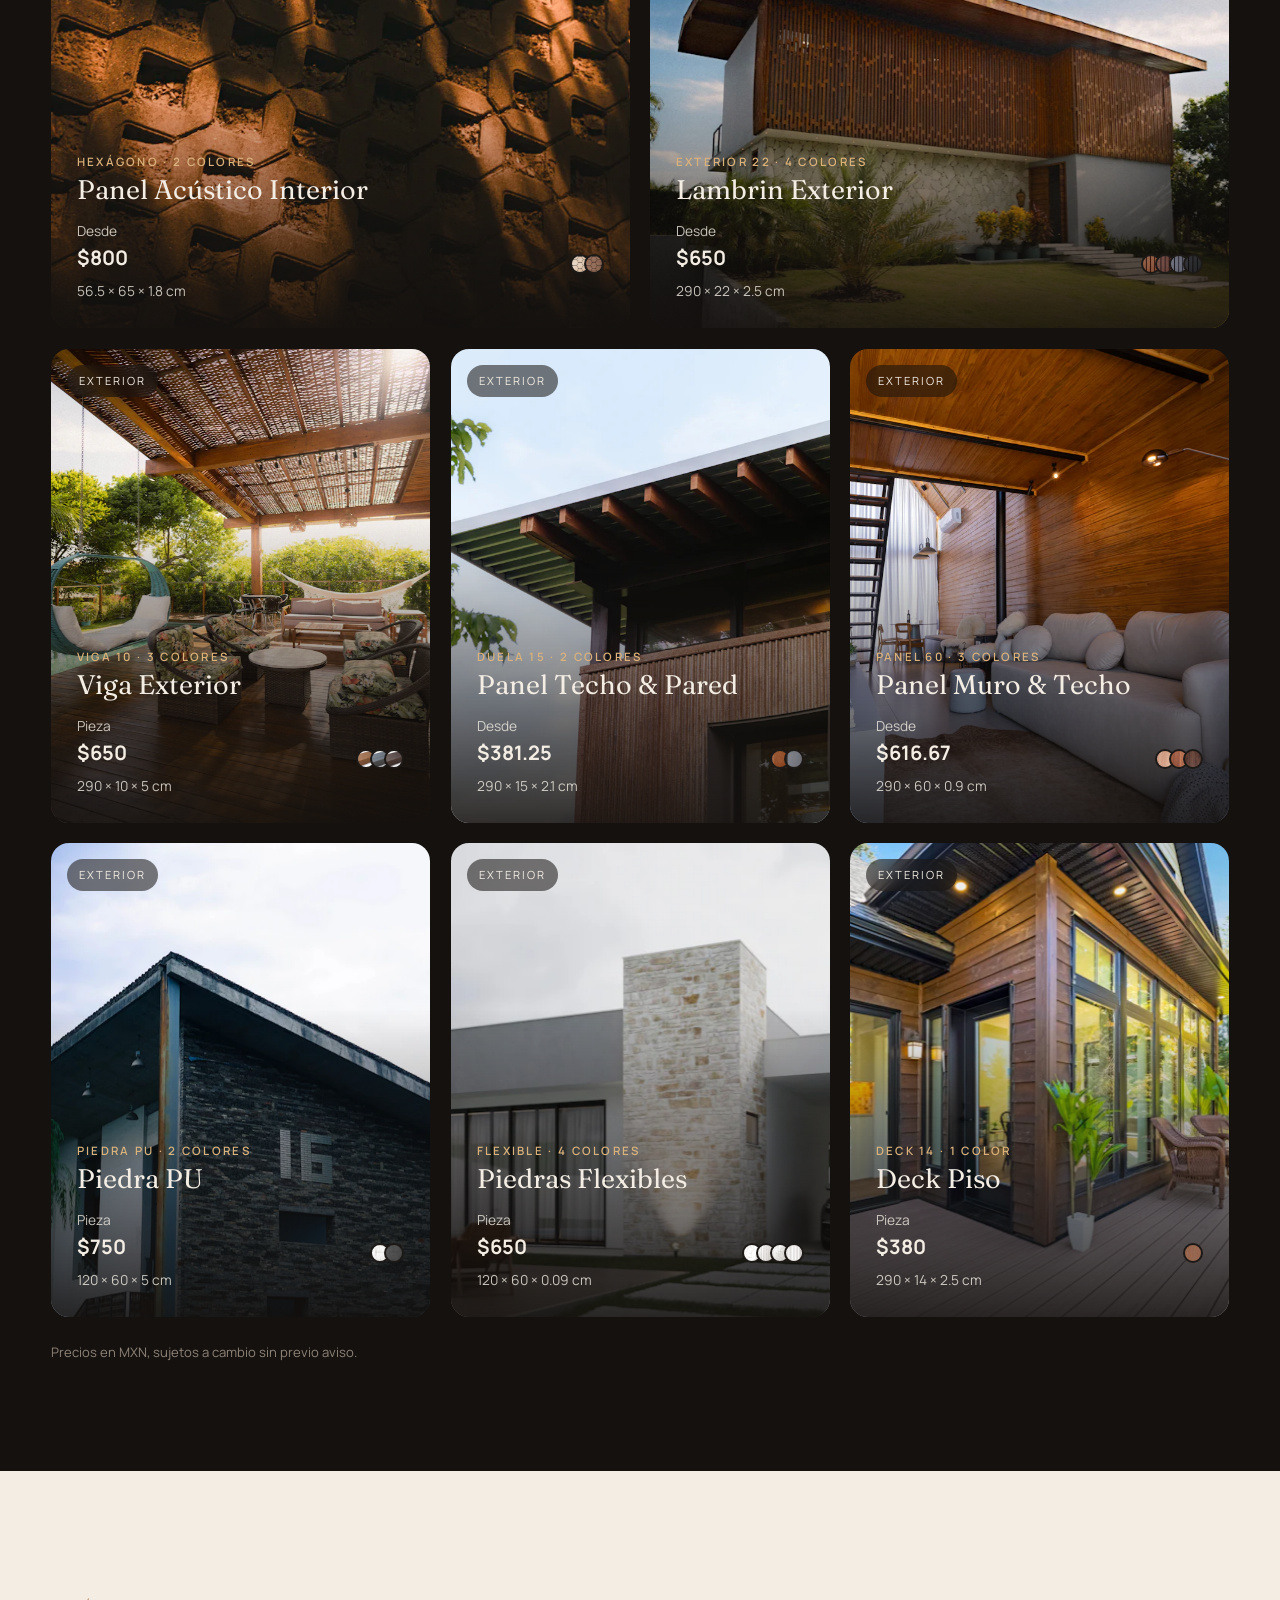
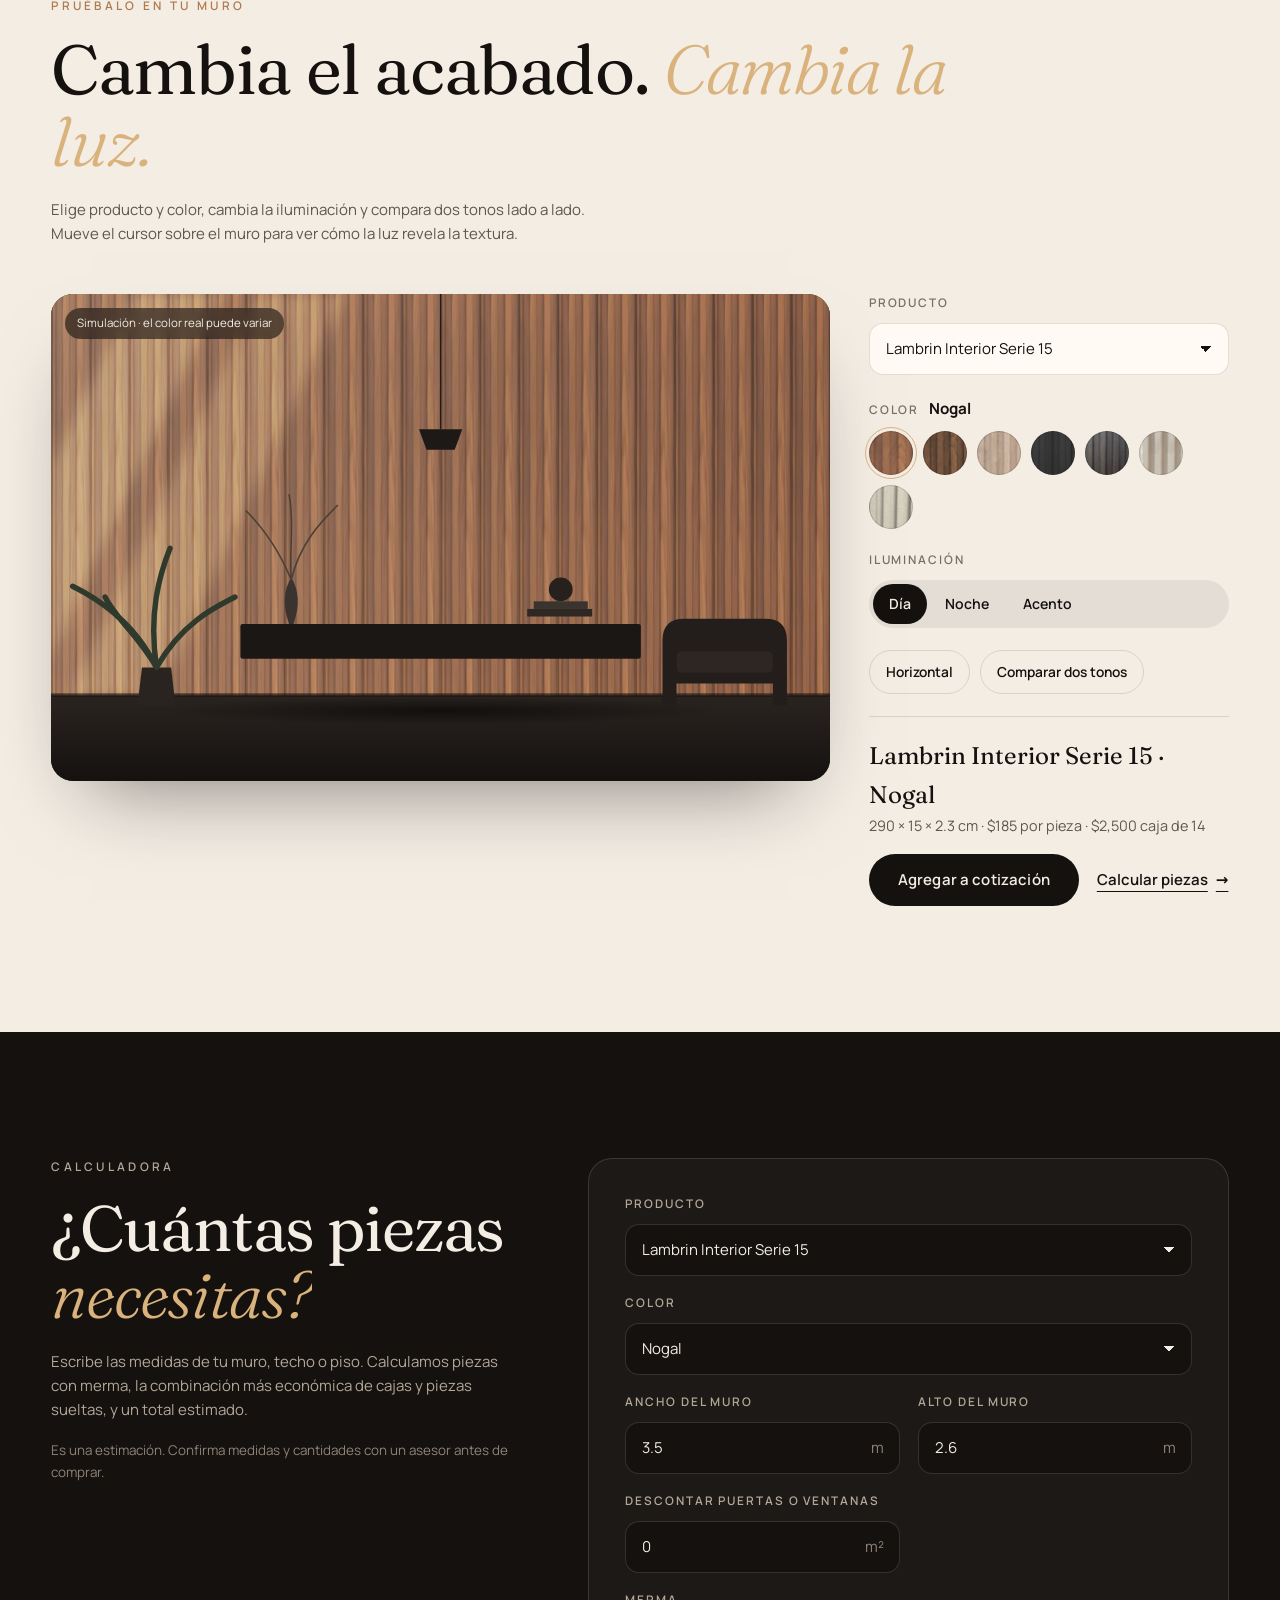
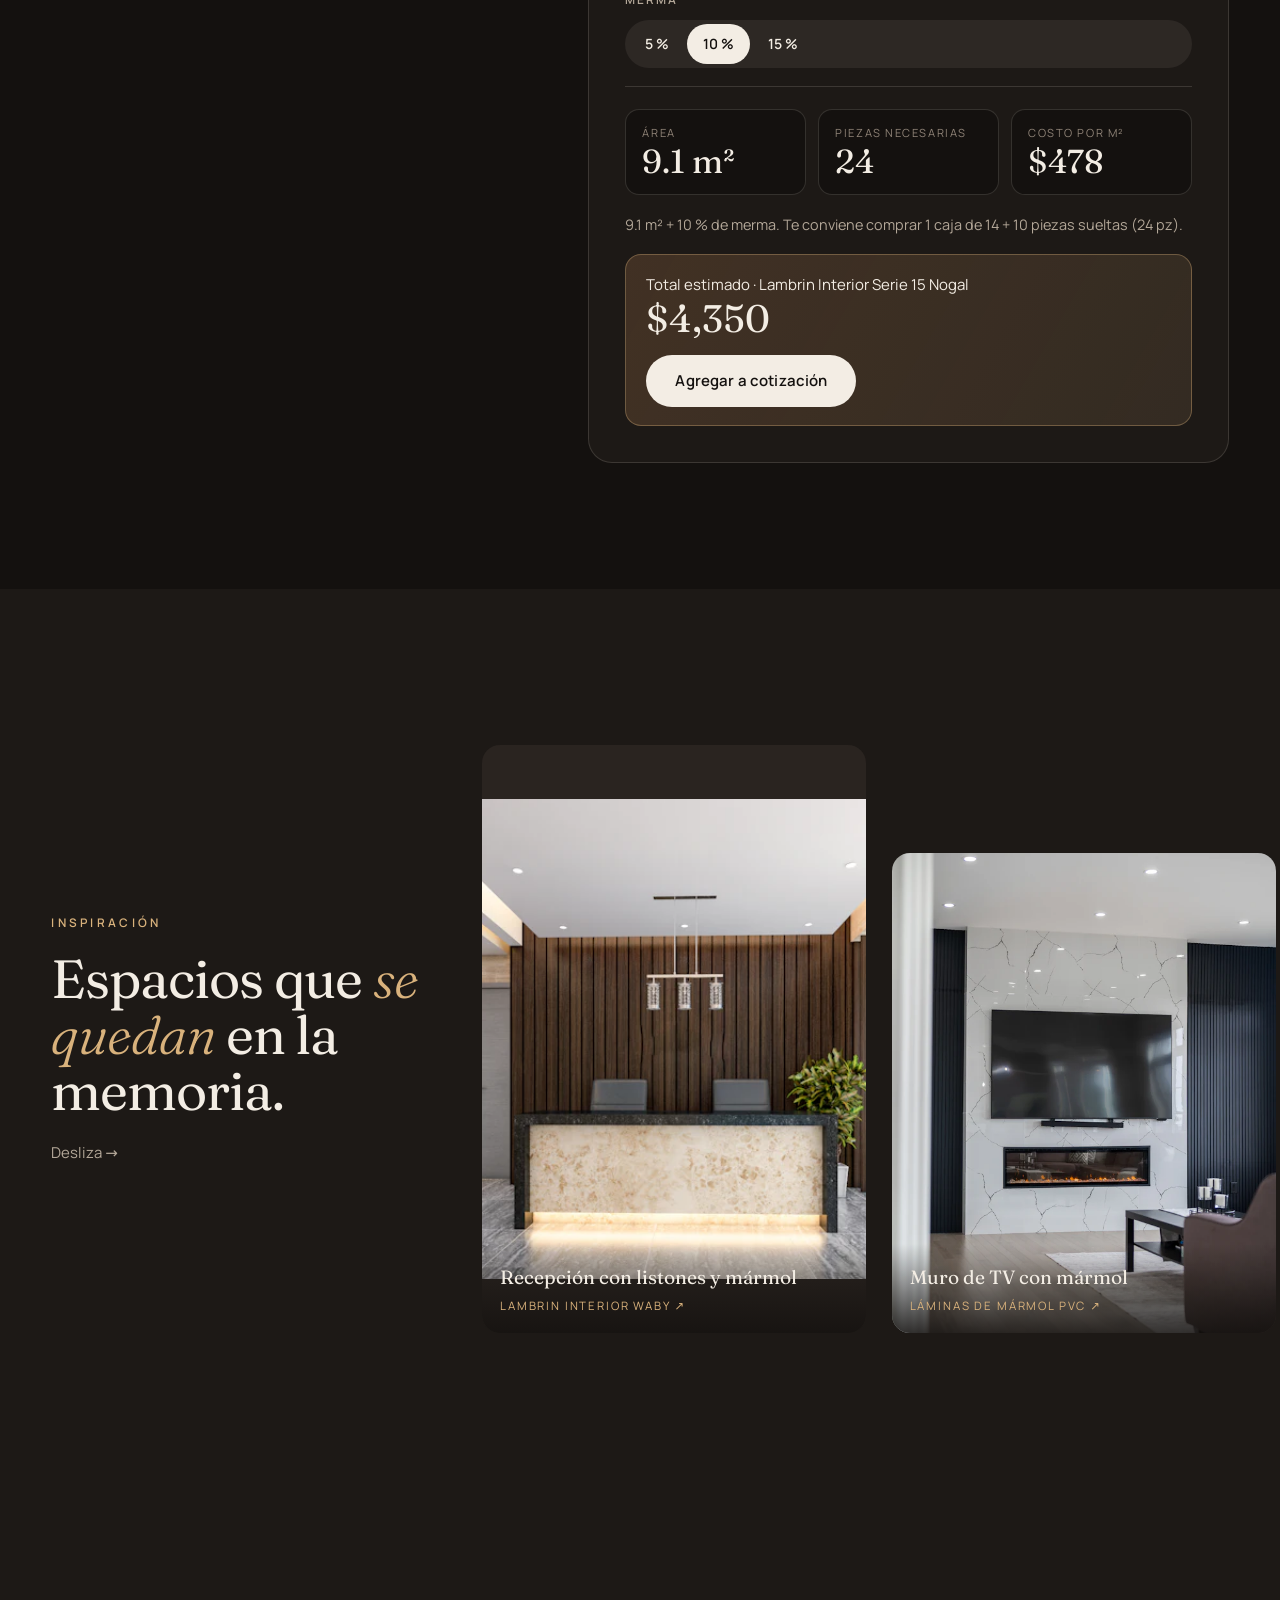
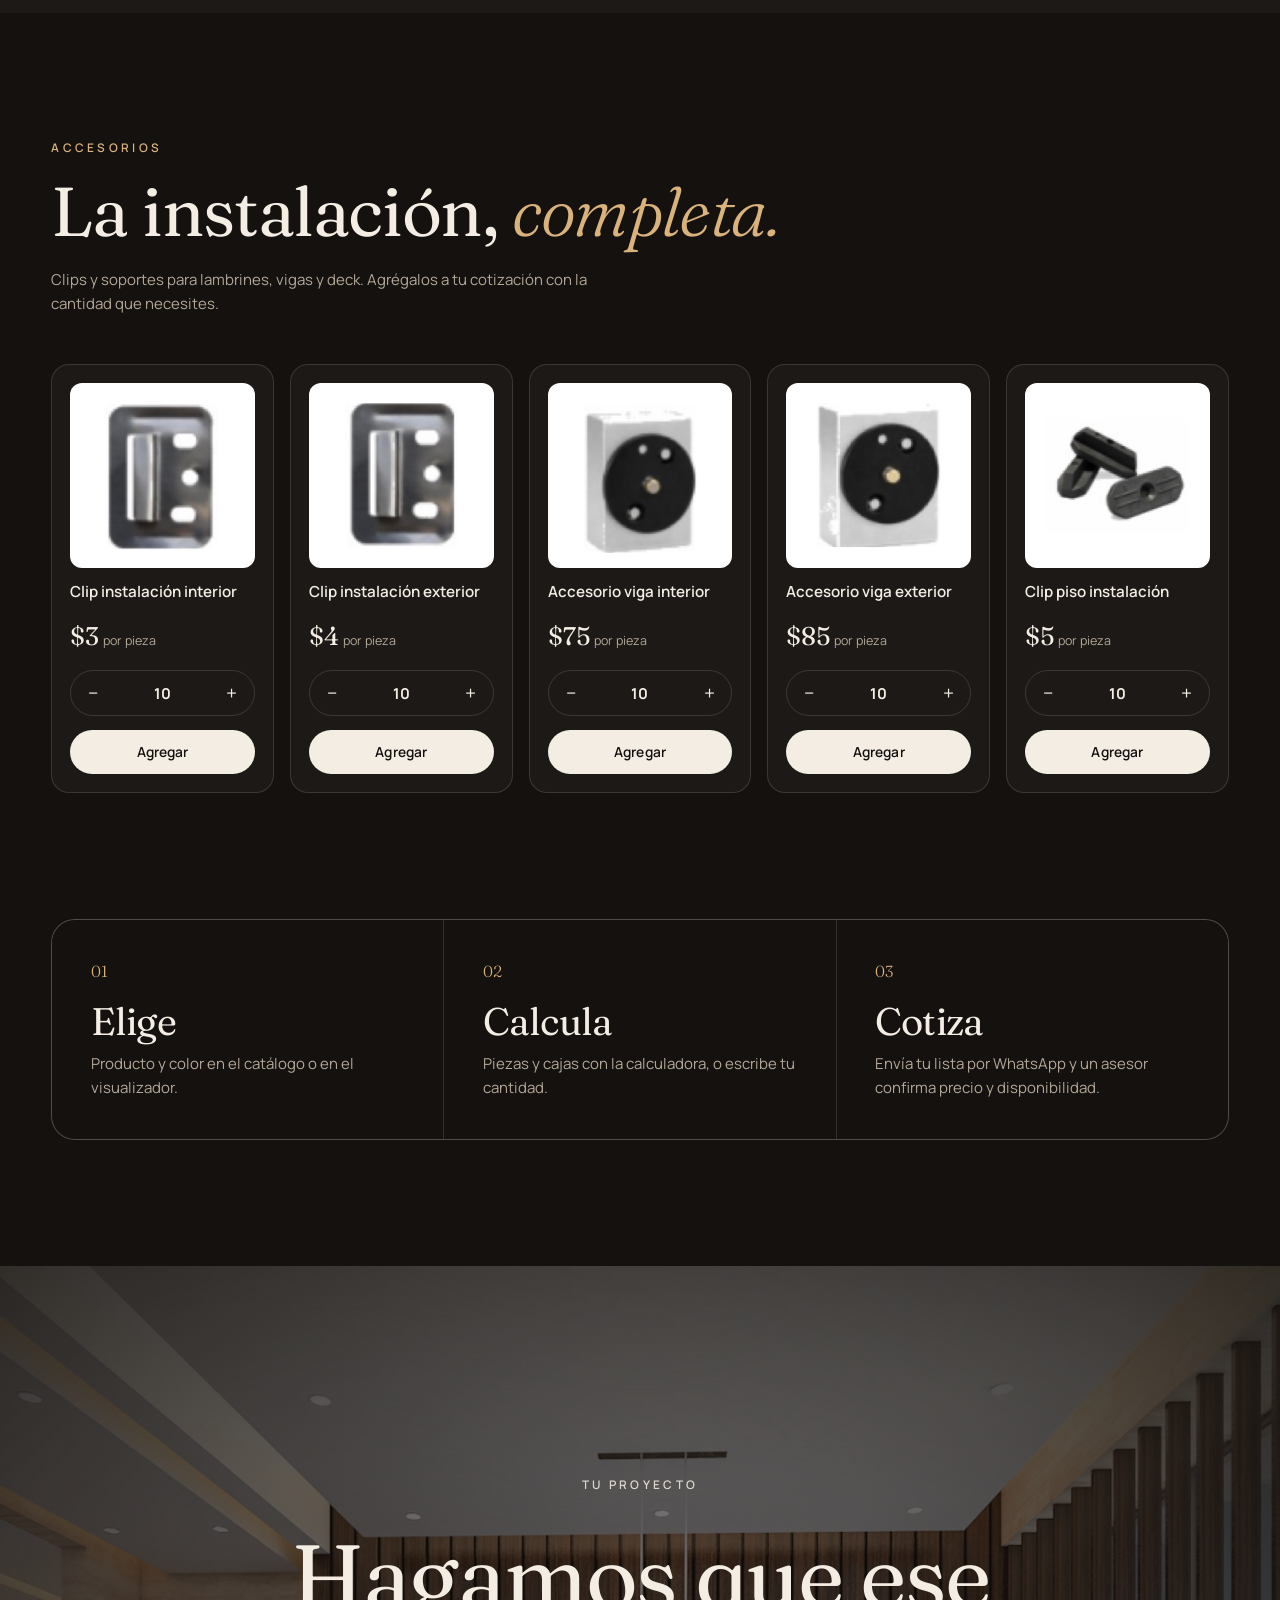
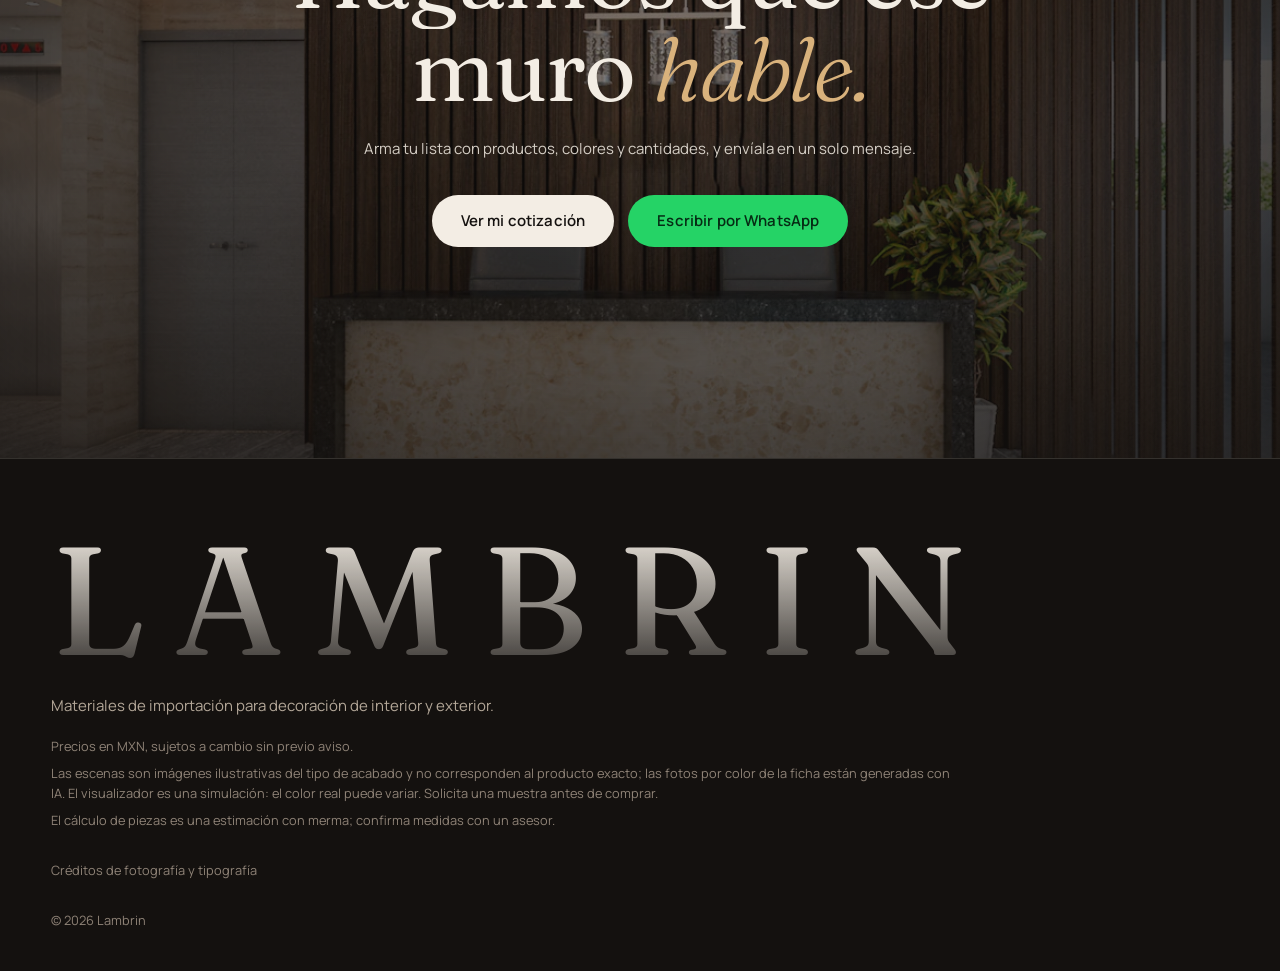
<file: demo/index.html>
<!doctype html>
<html lang="es-MX">
<head>
  <meta charset="utf-8">
  <meta name="robots" content="noindex">
  <meta name="viewport" content="width=device-width, initial-scale=1, viewport-fit=cover">
  <title>Lambrin · Lambrines, paneles, mármol PVC y piedra para interior y exterior</title>
  <meta name="description" content="Catálogo Lambrin: lambrines de interior y exterior, láminas de mármol PVC, vigas, paneles acústicos, piedra PU, piedras flexibles y deck. Precios, medidas, 44 acabados, calculadora de piezas y cotización por WhatsApp.">
  <meta name="theme-color" content="#14110f">
  <meta property="og:type" content="website">
  <meta property="og:locale" content="es_MX">
  <meta property="og:title" content="Lambrin · Demo de tu landing page">
  <meta property="og:description" content="Lambrines, mármol PVC, vigas, piedra y deck para interior y exterior. Elige tu acabado, calcula tus piezas y cotiza por WhatsApp.">
  <meta property="og:url" content="https://cafe-orvin.github.io/lambrin-landing/demo/">
  <meta property="og:image" content="https://cafe-orvin.github.io/lambrin-landing/assets/og.jpg">
  <meta name="twitter:card" content="summary_large_image">
  <link rel="icon" href="favicon.svg" type="image/svg+xml">
  <link rel="preload" href="assets/fuentes/fraunces-latin-wght-normal.woff2" as="font" type="font/woff2" crossorigin>
  <link rel="preload" href="assets/fuentes/manrope-latin-wght-normal.woff2" as="font" type="font/woff2" crossorigin>
  <link rel="stylesheet" href="css/styles.css">
  <link rel="stylesheet" href="css/demo.css">
  <script src="js/catalogo.js" defer></script>
  <script src="js/main.js" defer></script>
  <script src="js/demo.js" defer></script>
</head>
<body class="is-loading">
  <a class="skip" href="#catalogo">Saltar al catálogo</a>

  <!-- Telón de entrada: listones que se abren -->
  <div class="intro" aria-hidden="true">
    <div class="intro__slats"><i></i><i></i><i></i><i></i><i></i><i></i><i></i><i></i><i></i><i></i></div>
    <div class="intro__mark">LAMBRIN</div>
  </div>

  <div class="progress" aria-hidden="true"><span></span></div>
  <div class="cursor" aria-hidden="true"></div>

  <header class="nav" id="top">
    <a class="nav__brand" href="#top" aria-label="Lambrin, inicio">LAMBRIN</a>
    <nav class="nav__links" aria-label="Secciones">
      <a href="#catalogo">Catálogo</a>
      <a href="#visualizador">Pruébalo</a>
      <a href="#calculadora">Calculadora</a>
      <a href="#inspiracion">Inspiración</a>
      <a href="#accesorios">Accesorios</a>
    </nav>
    <button class="nav__quote" type="button" data-open-cart aria-label="Abrir lista de cotización">
      <span>Cotización</span><b class="cart-count" data-cart-count>0</b>
    </button>
    <button class="nav__menu" type="button" aria-expanded="false" aria-controls="menu-movil" aria-label="Abrir menú"><i></i><i></i></button>
  </header>

  <div class="mobile-menu" id="menu-movil" hidden>
    <a href="#catalogo">Catálogo</a>
    <a href="#visualizador">Pruébalo en tu muro</a>
    <a href="#calculadora">Calculadora</a>
    <a href="#inspiracion">Inspiración</a>
    <a href="#accesorios">Accesorios</a>
    <a href="#contacto">Cotizar</a>
  </div>

  <main>
    <!-- PORTADA -->
    <section class="hero" aria-label="Portada">
      <div class="hero__media" data-hero>
        <figure class="hero__slide is-active">
          <img src="assets/escenas/hero-oscuro-1600.webp" srcset="assets/escenas/hero-oscuro-800.webp 800w, assets/escenas/hero-oscuro-1600.webp 1600w, assets/escenas/hero-oscuro-2400.webp 2400w" sizes="100vw" alt="Muro de listones de madera oscura con chimenea y lámparas colgantes" fetchpriority="high">
        </figure>
        <figure class="hero__slide">
          <img src="assets/escenas/hero-calido-1600.webp" srcset="assets/escenas/hero-calido-800.webp 800w, assets/escenas/hero-calido-1600.webp 1600w, assets/escenas/hero-calido-2400.webp 2400w" sizes="100vw" alt="Cocina con muro de listones claros iluminados por una repisa" loading="lazy">
        </figure>
        <figure class="hero__slide">
          <img src="assets/escenas/hero-fachada-1600.webp" srcset="assets/escenas/hero-fachada-800.webp 800w, assets/escenas/hero-fachada-1600.webp 1600w, assets/escenas/hero-fachada-2400.webp 2400w" sizes="100vw" alt="Casa moderna de dos pisos con fachada de listones de madera" loading="lazy">
        </figure>
        <div class="hero__wipe" aria-hidden="true"><i></i><i></i><i></i><i></i><i></i><i></i><i></i><i></i></div>
        <div class="hero__light" aria-hidden="true"></div>
        <div class="hero__shade" aria-hidden="true"></div>
      </div>

      <div class="hero__content">
        <p class="eyebrow" data-reveal>Interior · Exterior · Importación</p>
        <h1 class="hero__title" data-split>Muros que se <em>sienten</em> antes de tocarlos.</h1>
        <p class="hero__lead" data-reveal>Lambrines, mármol PVC, vigas, paneles, piedra y deck. Cuarenta y cuatro acabados para transformar muros, techos y fachadas.</p>
        <div class="hero__cta" data-reveal>
          <a class="btn btn--light" href="#catalogo">Ver catálogo</a>
          <a class="btn btn--ghost" href="#calculadora">Calcula tu muro</a>
        </div>
      </div>

      <div class="hero__meta" aria-live="off">
        <div class="hero__caption"><b data-hero-title>Lambrin Interior</b><span data-hero-note>Tonos profundos</span></div>
        <div class="hero__dots" role="tablist" aria-label="Escenas de portada">
          <button type="button" role="tab" aria-selected="true" aria-label="Escena 1"></button>
          <button type="button" role="tab" aria-selected="false" aria-label="Escena 2"></button>
          <button type="button" role="tab" aria-selected="false" aria-label="Escena 3"></button>
        </div>
        <span class="hero__note">Imagen ilustrativa</span>
      </div>
      <a class="hero__scroll" href="#manifiesto" aria-label="Bajar"><span></span></a>
    </section>

    <!-- CINTA -->
    <div class="marquee" aria-hidden="true">
      <div class="marquee__track" data-marquee></div>
    </div>

    <!-- MANIFIESTO -->
    <section class="manifesto" id="manifiesto" aria-labelledby="manifiesto-t">
      <p class="eyebrow" data-reveal>Sobre nosotros</p>
      <h2 class="manifesto__text" id="manifiesto-t" data-scrub>Somos una empresa que se especializa en la importación de materiales para decoración de interior y exterior de alta calidad.</h2>
      <dl class="stats">
        <div data-reveal><dt><span data-count="13">0</span></dt><dd>líneas de producto</dd></div>
        <div data-reveal><dt><span data-count="44">0</span></dt><dd>acabados y colores</dd></div>
        <div data-reveal><dt><span data-count="290">0</span><small>cm</small></dt><dd>de largo en lambrines, vigas, deck y paneles de muro y techo</dd></div>
        <div data-reveal><dt><span data-count="2">0</span></dt><dd>mundos: interior y exterior</dd></div>
      </dl>
    </section>

    <!-- CATÁLOGO -->
    <section class="catalog" id="catalogo" aria-labelledby="catalogo-t">
      <div class="section-head">
        <p class="eyebrow" data-reveal>Catálogo 2026</p>
        <h2 id="catalogo-t" data-split>Elige el material. <em>Después</em>, el tono.</h2>
        <p class="section-head__lead" data-reveal>Toca un producto para ver sus colores, medidas y precios, agregarlo a tu cotización o probarlo en un muro.</p>
      </div>
      <div class="filters" role="tablist" aria-label="Filtrar catálogo">
        <button type="button" role="tab" aria-selected="true" data-filter="todos">Todos <small data-filter-count="todos"></small></button>
        <button type="button" role="tab" aria-selected="false" data-filter="interior">Interior <small data-filter-count="interior"></small></button>
        <button type="button" role="tab" aria-selected="false" data-filter="exterior">Exterior <small data-filter-count="exterior"></small></button>
        <span class="filters__ink" aria-hidden="true"></span>
      </div>
      <div class="grid" data-grid aria-live="polite"></div>
      <noscript><p class="noscript">Activa JavaScript para ver el catálogo interactivo, la calculadora y la lista de cotización.</p></noscript>
      <p class="legal-inline" data-leyenda></p>
    </section>

    <!-- VISUALIZADOR -->
    <section class="viz" id="visualizador" aria-labelledby="viz-t">
      <div class="section-head section-head--light">
        <p class="eyebrow" data-reveal>Pruébalo en tu muro</p>
        <h2 id="viz-t" data-split>Cambia el acabado. <em>Cambia la luz.</em></h2>
        <p class="section-head__lead" data-reveal>Elige producto y color, cambia la iluminación y compara dos tonos lado a lado. Mueve el cursor sobre el muro para ver cómo la luz revela la textura.</p>
      </div>

      <div class="viz__layout">
        <div class="viz__stage" data-viz-stage>
          <div class="room" data-room>
            <div class="room__wall" data-wall="a"><div class="room__tex"></div></div>
            <div class="room__wall room__wall--b" data-wall="b"><div class="room__tex"></div></div>
            <div class="room__light room__light--day" aria-hidden="true"></div>
            <div class="room__light room__light--window" aria-hidden="true"></div>
            <div class="room__light room__light--night" aria-hidden="true"></div>
            <div class="room__light room__light--cove" aria-hidden="true"></div>
            <div class="room__light room__light--accent" aria-hidden="true"></div>
            <div class="room__torch" aria-hidden="true"></div>
            <svg class="room__props" viewBox="0 0 1600 900" preserveAspectRatio="xMidYMax slice" aria-hidden="true">
              <defs>
                <linearGradient id="fl" x1="0" x2="0" y1="0" y2="1"><stop offset="0" stop-color="#2a2420"/><stop offset="1" stop-color="#14110f"/></linearGradient>
                <radialGradient id="sh" cx=".5" cy=".5" r=".5"><stop offset="0" stop-color="#000" stop-opacity=".55"/><stop offset="1" stop-color="#000" stop-opacity="0"/></radialGradient>
                <linearGradient id="led" x1="0" x2="0" y1="0" y2="1"><stop offset="0" stop-color="#ffd9a0" stop-opacity=".9"/><stop offset="1" stop-color="#ffd9a0" stop-opacity="0"/></linearGradient>
              </defs>
              <rect class="floor" x="0" y="742" width="1600" height="158" fill="url(#fl)"/>
              <rect x="0" y="738" width="1600" height="6" fill="#0d0b0a" opacity=".6"/>
              <ellipse cx="800" cy="770" rx="520" ry="26" fill="url(#sh)"/>
              <!-- consola flotante -->
              <rect x="430" y="610" width="740" height="64" rx="4" fill="#1b1714"/>
              <rect class="led" x="440" y="674" width="720" height="60" fill="url(#led)" opacity="0"/>
              <!-- jarrón y ramas -->
              <path d="M520 610 q-18 -50 4 -86 q22 36 4 86z" fill="#3a3330"/>
              <path d="M524 528 C 500 470, 470 430, 440 400 M524 528 C 540 460, 580 420, 610 390 M524 528 C 520 470, 530 420, 520 370" stroke="#4b4038" stroke-width="3" fill="none"/>
              <!-- libros y esfera -->
              <rect x="960" y="582" width="120" height="14" fill="#2e2824"/><rect x="972" y="568" width="100" height="14" fill="#3a332e"/>
              <circle cx="1022" cy="546" r="22" fill="#26211d"/>
              <!-- sillón -->
              <path d="M1210 760 v-120 q0 -40 40 -40 h150 q40 0 40 40 v120 h-26 v-40 h-178 v40z" fill="#231e1b"/>
              <rect x="1236" y="660" width="178" height="40" rx="10" fill="#2d2622"/>
              <!-- planta -->
              <path d="M240 760 h70 l-8 -70 h-54z" fill="#2a2420"/>
              <path d="M275 690 C 230 600, 160 560, 120 540 M275 690 C 260 590, 280 520, 300 470 M275 690 C 320 610, 380 580, 420 560 M275 690 C 240 630, 200 600, 180 560" stroke="#2f3a2c" stroke-width="10" stroke-linecap="round" fill="none"/>
              <!-- lámpara colgante -->
              <line x1="800" y1="0" x2="800" y2="250" stroke="#1a1714" stroke-width="2"/>
              <path class="lamp" d="M760 250 h80 l-14 38 h-52z" fill="#1d1916"/>
            </svg>
            <div class="room__compare" data-compare hidden>
              <span class="room__handle" role="slider" tabindex="0" aria-label="Comparar acabados" aria-valuemin="5" aria-valuemax="95" aria-valuenow="50"></span>
              <b class="room__tag room__tag--a" data-tag-a></b>
              <b class="room__tag room__tag--b" data-tag-b></b>
            </div>
            <span class="room__badge">Simulación · el color real puede variar</span>
          </div>
        </div>

        <div class="viz__panel">
          <label class="field">
            <span>Producto</span>
            <select data-viz-product></select>
          </label>
          <div class="field">
            <span>Color <b data-viz-color-name></b></span>
            <div class="swatches" role="radiogroup" aria-label="Color" data-viz-swatches></div>
          </div>
          <div class="field">
            <span>Iluminación</span>
            <div class="seg" role="radiogroup" aria-label="Iluminación" data-viz-light>
              <button type="button" role="radio" aria-checked="true" data-light="dia">Día</button>
              <button type="button" role="radio" aria-checked="false" data-light="noche">Noche</button>
              <button type="button" role="radio" aria-checked="false" data-light="acento">Acento</button>
            </div>
          </div>
          <div class="field field--row">
            <button type="button" class="toggle" aria-pressed="false" data-viz-orient>Horizontal</button>
            <button type="button" class="toggle" aria-pressed="false" data-viz-compare>Comparar dos tonos</button>
          </div>
          <div class="viz__summary">
            <p><b data-viz-summary-name></b><span data-viz-summary-meta></span></p>
            <div class="viz__actions">
              <button type="button" class="btn btn--dark" data-viz-add>Agregar a cotización</button>
              <a class="link-arrow" href="#calculadora" data-viz-calc>Calcular piezas</a>
            </div>
          </div>
        </div>
      </div>
    </section>

    <!-- CALCULADORA -->
    <section class="calc" id="calculadora" aria-labelledby="calc-t">
      <div class="calc__intro">
        <p class="eyebrow" data-reveal>Calculadora</p>
        <h2 id="calc-t" data-split>¿Cuántas piezas <em>necesitas?</em></h2>
        <p data-reveal>Escribe las medidas de tu muro, techo o piso. Calculamos piezas con merma, la combinación más económica de cajas y piezas sueltas, y un total estimado.</p>
        <p class="calc__fine" data-reveal>Es una estimación. Confirma medidas y cantidades con un asesor antes de comprar.</p>
      </div>
      <form class="calc__form" data-calc novalidate>
        <label class="field field--wide">
          <span>Producto</span>
          <select name="producto" data-calc-product></select>
        </label>
        <label class="field field--wide" data-calc-color-wrap>
          <span>Color</span>
          <select name="color" data-calc-color></select>
        </label>
        <label class="field">
          <span data-calc-w-label>Ancho del muro</span>
          <div class="unit"><input name="ancho" type="number" inputmode="decimal" min="0" step="0.01" value="3.5"><i>m</i></div>
        </label>
        <label class="field">
          <span data-calc-h-label>Alto del muro</span>
          <div class="unit"><input name="alto" type="number" inputmode="decimal" min="0" step="0.01" value="2.6"><i>m</i></div>
        </label>
        <label class="field" data-calc-gap-wrap hidden>
          <span>Separación entre vigas</span>
          <div class="unit"><input name="separacion" type="number" inputmode="decimal" min="0" step="0.5" value="7.5"><i>cm</i></div>
        </label>
        <label class="field" data-calc-open-wrap>
          <span>Descontar puertas o ventanas</span>
          <div class="unit"><input name="huecos" type="number" inputmode="decimal" min="0" step="0.01" value="0"><i>m²</i></div>
        </label>
        <div class="field field--wide">
          <span>Merma</span>
          <div class="seg" role="radiogroup" aria-label="Merma" data-calc-merma>
            <button type="button" role="radio" aria-checked="false" data-merma="0.05">5 %</button>
            <button type="button" role="radio" aria-checked="true" data-merma="0.10">10 %</button>
            <button type="button" role="radio" aria-checked="false" data-merma="0.15">15 %</button>
          </div>
        </div>
        <output class="calc__out" data-calc-out aria-live="polite"></output>
      </form>
    </section>

    <!-- INSPIRACIÓN (galería horizontal) -->
    <section class="gallery" id="inspiracion" aria-labelledby="galeria-t">
      <div class="gallery__pin" data-gallery>
        <div class="gallery__head">
          <p class="eyebrow">Inspiración</p>
          <h2 id="galeria-t">Espacios que <em>se quedan</em> en la memoria.</h2>
          <p class="gallery__hint">Desliza <span aria-hidden="true">→</span></p>
        </div>
        <div class="gallery__track" data-gallery-track></div>
      </div>
    </section>

    <!-- ACCESORIOS -->
    <section class="acc" id="accesorios" aria-labelledby="acc-t">
      <div class="section-head">
        <p class="eyebrow" data-reveal>Accesorios</p>
        <h2 id="acc-t" data-split>La instalación, <em>completa.</em></h2>
        <p class="section-head__lead" data-reveal>Clips y soportes para lambrines, vigas y deck. Agrégalos a tu cotización con la cantidad que necesites.</p>
      </div>
      <div class="acc__grid" data-acc></div>
    </section>

    <!-- CÓMO COTIZAR -->
    <section class="steps" aria-labelledby="pasos-t">
      <h2 id="pasos-t" class="visually-hidden">Cómo cotizar</h2>
      <ol>
        <li data-reveal><b>01</b><h3>Elige</h3><p>Producto y color en el catálogo o en el visualizador.</p></li>
        <li data-reveal><b>02</b><h3>Calcula</h3><p>Piezas y cajas con la calculadora, o escribe tu cantidad.</p></li>
        <li data-reveal><b>03</b><h3>Cotiza</h3><p>Envía tu lista por WhatsApp y un asesor confirma precio y disponibilidad.</p></li>
      </ol>
    </section>

    <!-- CONTACTO -->
    <section class="cta" id="contacto" aria-labelledby="cta-t">
      <div class="cta__bg" data-parallax="0.18">
        <img src="assets/escenas/g-recepcion-1600.webp" srcset="assets/escenas/g-recepcion-800.webp 800w, assets/escenas/g-recepcion-1600.webp 1600w" sizes="100vw" alt="" loading="lazy">
      </div>
      <div class="cta__content">
        <p class="eyebrow" data-reveal>Tu proyecto</p>
        <h2 id="cta-t" data-split>Hagamos que ese muro <em>hable.</em></h2>
        <p data-reveal>Arma tu lista con productos, colores y cantidades, y envíala en un solo mensaje.</p>
        <div class="cta__actions" data-reveal>
          <button type="button" class="btn btn--light" data-open-cart>Ver mi cotización</button>
          <a class="btn btn--wa" data-wa-direct href="#contacto">Escribir por WhatsApp</a>
        </div>
      </div>
    </section>
  </main>

  <footer class="footer">
    <div class="footer__brand">LAMBRIN</div>
    <p class="footer__claim">Materiales de importación para decoración de interior y exterior.</p>
    <ul class="footer__legal">
      <li data-leyenda></li>
      <li>Las escenas son imágenes ilustrativas del tipo de acabado y no corresponden al producto exacto; las fotos por color de la ficha están generadas con IA. El visualizador es una simulación: el color real puede variar. Solicita una muestra antes de comprar.</li>
      <li>El cálculo de piezas es una estimación con merma; confirma medidas con un asesor.</li>
    </ul>
    <details class="footer__credits">
      <summary>Créditos de fotografía y tipografía</summary>
      <p>Fotos de <a href="https://unsplash.com" rel="noopener" target="_blank">Unsplash</a> bajo la Licencia Unsplash: <span data-credits></span>. Tipografías Fraunces y Manrope, SIL Open Font License 1.1.</p>
    </details>
    <p class="footer__copy">© <span data-year></span> Lambrin</p>
  </footer>

  <!-- Botón flotante -->
  <div class="fab">
    <button type="button" class="fab__cart" data-open-cart aria-label="Abrir lista de cotización"><svg viewBox="0 0 24 24" aria-hidden="true"><path d="M4 5h16M4 12h16M4 19h10" stroke="currentColor" stroke-width="2" stroke-linecap="round" fill="none"/></svg><b class="cart-count" data-cart-count>0</b></button>
    <a class="fab__wa" data-wa-direct href="#contacto" aria-label="Escribir por WhatsApp"><svg viewBox="0 0 32 32" aria-hidden="true"><path fill="currentColor" d="M16 3a13 13 0 0 0-11.2 19.6L3 29l6.6-1.7A13 13 0 1 0 16 3Zm0 23.6c-2 0-4-.5-5.7-1.6l-.4-.2-3.9 1 1-3.8-.3-.4A10.6 10.6 0 1 1 16 26.6Zm5.8-7.9c-.3-.2-1.9-.9-2.2-1s-.5-.2-.7.2-.8 1-1 1.2-.4.2-.7 0a8.7 8.7 0 0 1-4.3-3.7c-.3-.6.3-.5.9-1.7.1-.2 0-.4 0-.5l-1-2.4c-.3-.6-.5-.5-.7-.5h-.6a1.2 1.2 0 0 0-.9.4 3.6 3.6 0 0 0-1.1 2.7 6.3 6.3 0 0 0 1.3 3.3 14.4 14.4 0 0 0 5.5 4.9c2 .9 2.8.9 3.8.8a3.3 3.3 0 0 0 2.2-1.5 2.7 2.7 0 0 0 .2-1.5c-.1-.2-.3-.3-.6-.4Z"/></svg></a>
  </div>

  <!-- Ficha de producto -->
  <div class="sheet" data-sheet hidden>
    <div class="sheet__backdrop" data-close-sheet></div>
    <article class="sheet__panel" role="dialog" aria-modal="true" aria-labelledby="sheet-title" tabindex="-1">
      <button type="button" class="sheet__close" data-close-sheet aria-label="Cerrar ficha">×</button>
      <div class="sheet__media">
        <img data-sheet-img alt="">
        <img class="sheet__alt" data-sheet-img2 alt="">
        <div class="room room--sheet" data-sheet-room data-light="dia" aria-hidden="true"></div>
        <span class="sheet__note" data-sheet-note>Imagen ilustrativa</span>
        <div class="seg sheet__view" role="radiogroup" aria-label="Vista" data-sheet-view>
          <button type="button" role="radio" aria-checked="true" data-view="foto">Foto</button>
          <button type="button" role="radio" aria-checked="false" data-view="muro">Tu muro</button>
        </div>
      </div>
      <div class="sheet__body">
        <p class="eyebrow" data-sheet-line></p>
        <h2 id="sheet-title" data-sheet-title></h2>
        <p class="sheet__desc" data-sheet-desc></p>
        <div class="sheet__swatch">
          <div class="lens" data-lens><img data-lens-img alt=""><span class="lens__glass" aria-hidden="true"></span></div>
          <div>
            <p class="sheet__color">Color: <b data-sheet-color></b> <em data-sheet-stock></em></p>
            <div class="swatches swatches--lg" role="radiogroup" aria-label="Color" data-sheet-swatches></div>
          </div>
        </div>
        <dl class="specs" data-sheet-specs></dl>
        <div class="prices" data-sheet-prices></div>
        <div class="buy">
          <div class="buy__mode seg" role="radiogroup" aria-label="Unidad" data-sheet-unit></div>
          <div class="stepper"><button type="button" data-step="-1" aria-label="Menos">−</button><input type="number" min="1" value="1" inputmode="numeric" aria-label="Cantidad" data-sheet-qty><button type="button" data-step="1" aria-label="Más">+</button></div>
          <p class="buy__total" data-sheet-total></p>
        </div>
        <div class="sheet__actions">
          <button type="button" class="btn btn--dark" data-sheet-add>Agregar a cotización</button>
          <a class="btn btn--wa" data-sheet-wa href="#contacto">Cotizar por WhatsApp</a>
        </div>
        <div class="sheet__links">
          <a class="link-arrow" href="#visualizador" data-sheet-viz>Pruébalo en el muro</a>
          <a class="link-arrow" href="#calculadora" data-sheet-calc>Calcular piezas</a>
        </div>
      </div>
    </article>
  </div>

  <!-- Lista de cotización -->
  <aside class="cart" data-cart hidden aria-labelledby="cart-t">
    <div class="cart__backdrop" data-close-cart></div>
    <div class="cart__panel" role="dialog" aria-modal="true" aria-labelledby="cart-t" tabindex="-1">
      <header class="cart__head">
        <h2 id="cart-t">Tu cotización</h2>
        <button type="button" class="sheet__close" data-close-cart aria-label="Cerrar cotización">×</button>
      </header>
      <ul class="cart__list" data-cart-list></ul>
      <p class="cart__empty" data-cart-empty>Aún no agregas productos. Explora el catálogo y toca «Agregar a cotización».</p>
      <footer class="cart__foot">
        <p class="cart__total"><span>Total estimado</span><b data-cart-total>$0</b></p>
        <p class="cart__fine" data-leyenda></p>
        <a class="btn btn--wa btn--block" data-cart-send href="#contacto">Enviar por WhatsApp</a>
        <div class="cart__row">
          <button type="button" class="link-btn" data-cart-copy>Copiar pedido</button>
          <button type="button" class="link-btn" data-cart-clear>Vaciar lista</button>
        </div>
      </footer>
    </div>
  </aside>

  <div class="toast" role="status" aria-live="polite" data-toast></div>
</body>
</html>
</file>
<file: css/styles.css>
/* Lambrin v2 — estilos. HTML/CSS/JS nativos (ADR-0001), fuentes locales (ADR-0008). */

@font-face { font-family: "Fraunces"; src: url("../assets/fuentes/fraunces-latin-wght-normal.woff2") format("woff2"); font-weight: 100 900; font-style: normal; font-display: swap; }
@font-face { font-family: "Fraunces"; src: url("../assets/fuentes/fraunces-latin-wght-italic.woff2") format("woff2"); font-weight: 100 900; font-style: italic; font-display: swap; }
@font-face { font-family: "Manrope"; src: url("../assets/fuentes/manrope-latin-wght-normal.woff2") format("woff2"); font-weight: 200 800; font-style: normal; font-display: swap; }

:root {
  --ink: #14110f;
  --ink-2: #1d1916;
  --ink-3: #2a2420;
  --cream: #f3ede4;
  --cream-2: #e8dfd2;
  --sand: #cdbca6;
  --muted: #8f8377;
  --muted-light: #b3a798;
  --wood: #b07a4f;
  --gold: #d9b27c;
  --wa: #25d366;
  --line-dark: rgba(243, 237, 228, .14);
  --line-light: rgba(20, 17, 15, .12);
  --serif: "Fraunces", "Iowan Old Style", "Palatino Linotype", Georgia, serif;
  --sans: "Manrope", system-ui, -apple-system, "Segoe UI", Roboto, Arial, sans-serif;
  --gutter: clamp(16px, 4vw, 56px);
  --radius: 18px;
  --ease: cubic-bezier(.22, .8, .2, 1);
  --ease-in-out: cubic-bezier(.7, 0, .2, 1);
}

*, *::before, *::after { box-sizing: border-box; }
[hidden] { display: none !important; }
html { scroll-behavior: smooth; -webkit-text-size-adjust: 100%; overflow-x: clip; }
body {
  margin: 0;
  background: var(--ink);
  color: var(--cream);
  font-family: var(--sans);
  font-size: clamp(15px, 1.05vw, 17px);
  line-height: 1.6;
  overflow-x: clip;
  -webkit-font-smoothing: antialiased;
}
body.is-locked { overflow: hidden; }
img { display: block; max-width: 100%; }
a { color: inherit; }
button, input, select { font: inherit; color: inherit; }
button { cursor: pointer; }
h1, h2, h3 { font-family: var(--serif); font-weight: 380; line-height: 1.04; letter-spacing: -.02em; margin: 0; }
h1 em, h2 em { font-style: italic; font-weight: 300; color: var(--gold); }
p { margin: 0; }
:focus-visible { outline: 2px solid var(--gold); outline-offset: 3px; border-radius: 6px; }
.visually-hidden { position: absolute !important; width: 1px; height: 1px; overflow: hidden; clip: rect(0 0 0 0); white-space: nowrap; }
.skip { position: fixed; left: 12px; top: -60px; z-index: 200; background: var(--cream); color: var(--ink); padding: 10px 16px; border-radius: 999px; text-decoration: none; transition: top .2s; }
.skip:focus { top: 12px; }

.eyebrow { font-size: .74rem; letter-spacing: .28em; text-transform: uppercase; color: var(--gold); font-weight: 600; margin-bottom: 18px; }

/* ---------- Botones ---------- */
.btn {
  --bg: var(--cream); --fg: var(--ink);
  display: inline-flex; align-items: center; justify-content: center; gap: 10px;
  min-height: 52px; padding: 0 28px; border-radius: 999px; border: 1px solid transparent;
  background: var(--bg); color: var(--fg); text-decoration: none; font-weight: 600; letter-spacing: .01em;
  position: relative; overflow: hidden; isolation: isolate;
  transition: transform .35s var(--ease), background-color .3s, color .3s, opacity .3s;
}
.btn::after { content: ""; position: absolute; inset: 0; background: var(--gold); transform: translateY(101%); transition: transform .45s var(--ease); z-index: -1; }
.btn:hover::after { transform: translateY(0); }
.btn:active { transform: scale(.97); }
.btn--light { --bg: var(--cream); --fg: var(--ink); }
.btn--dark { --bg: var(--ink); --fg: var(--cream); }
.btn--dark::after { background: var(--wood); }
.btn--ghost { --bg: transparent; --fg: var(--cream); border-color: rgba(243, 237, 228, .45); backdrop-filter: blur(6px); }
.btn--ghost:hover { color: var(--ink); }
.btn--wa { --bg: var(--wa); --fg: #062b14; }
.btn--wa::after { background: #1fb457; }
.btn--block { width: 100%; }
.btn[aria-disabled="true"] { --bg: var(--ink-3); --fg: var(--muted-light); pointer-events: none; }
.link-arrow { display: inline-flex; align-items: center; gap: 8px; min-height: 44px; font-weight: 600; text-decoration: underline; text-underline-offset: 6px; text-decoration-thickness: 1px; }
.link-arrow::after { content: "→"; transition: transform .3s var(--ease); }
.link-arrow:hover::after { transform: translateX(4px); }
.link-btn { background: none; border: 0; padding: 8px 0; color: var(--muted); text-decoration: underline; text-underline-offset: 3px; min-height: 44px; }

/* ---------- Telón de entrada ---------- */
.intro { position: fixed; inset: 0; z-index: 300; pointer-events: none; }
.intro__slats { position: absolute; inset: 0; display: grid; grid-template-columns: repeat(10, 1fr); }
.intro__slats i { background: linear-gradient(90deg, #1a1613, #241e1a 55%, #120f0d); transform-origin: top; transition: transform 1.1s var(--ease-in-out); }
.intro__slats i:nth-child(odd) { transform-origin: bottom; }
.intro__mark { position: absolute; inset: 0; display: grid; place-items: center; font-family: var(--serif); font-size: clamp(2.4rem, 8vw, 7rem); letter-spacing: .32em; color: var(--cream); transition: opacity .5s, letter-spacing 1.4s var(--ease); }
body.is-loading .intro__mark { letter-spacing: .6em; }
body.is-ready .intro__mark { opacity: 0; letter-spacing: .2em; }
body.is-ready .intro__slats i { transform: scaleY(0); }
body.is-ready .intro__slats i:nth-child(1) { transition-delay: .00s; } body.is-ready .intro__slats i:nth-child(2) { transition-delay: .05s; }
body.is-ready .intro__slats i:nth-child(3) { transition-delay: .10s; } body.is-ready .intro__slats i:nth-child(4) { transition-delay: .15s; }
body.is-ready .intro__slats i:nth-child(5) { transition-delay: .20s; } body.is-ready .intro__slats i:nth-child(6) { transition-delay: .25s; }
body.is-ready .intro__slats i:nth-child(7) { transition-delay: .30s; } body.is-ready .intro__slats i:nth-child(8) { transition-delay: .35s; }
body.is-ready .intro__slats i:nth-child(9) { transition-delay: .40s; } body.is-ready .intro__slats i:nth-child(10) { transition-delay: .45s; }
body.is-done .intro { display: none; }

/* ---------- Progreso y cursor ---------- */
.progress { position: fixed; inset: 0 0 auto; height: 2px; z-index: 120; }
.progress span { display: block; height: 100%; background: linear-gradient(90deg, var(--wood), var(--gold)); transform-origin: left; transform: scaleX(0); }
.cursor { position: fixed; left: 0; top: 0; width: 34px; height: 34px; margin: -17px 0 0 -17px; border: 1px solid rgba(217, 178, 124, .8); border-radius: 50%; pointer-events: none; z-index: 250; opacity: 0; transition: width .3s var(--ease), height .3s var(--ease), margin .3s var(--ease), opacity .3s, background-color .3s; mix-blend-mode: difference; }
.cursor.is-on { opacity: 1; }
.cursor.is-hover { width: 64px; height: 64px; margin: -32px 0 0 -32px; background: rgba(217, 178, 124, .18); }
@media (hover: none), (pointer: coarse) { .cursor { display: none; } }

/* ---------- Navegación ---------- */
.nav {
  position: fixed; inset: 0 0 auto; z-index: 100; height: 76px;
  display: flex; align-items: center; gap: 28px; padding: 0 var(--gutter);
  transition: background-color .4s, backdrop-filter .4s, transform .5s var(--ease), height .4s;
}
.nav.is-solid { background: rgba(20, 17, 15, .72); backdrop-filter: blur(14px) saturate(1.2); -webkit-backdrop-filter: blur(14px) saturate(1.2); height: 64px; border-bottom: 1px solid var(--line-dark); }
.nav.is-hidden { transform: translateY(-100%); }
.nav__brand { font-family: var(--serif); font-size: 1.35rem; letter-spacing: .32em; text-decoration: none; margin-right: auto; }
.nav__links { display: flex; gap: 26px; }
.nav__links a { text-decoration: none; font-size: .9rem; opacity: .82; position: relative; padding: 6px 0; }
.nav__links a::after { content: ""; position: absolute; left: 0; right: 0; bottom: 0; height: 1px; background: var(--gold); transform: scaleX(0); transform-origin: right; transition: transform .4s var(--ease); }
.nav__links a:hover { opacity: 1; }
.nav__links a:hover::after { transform: scaleX(1); transform-origin: left; }
.nav__quote { display: inline-flex; align-items: center; gap: 10px; min-height: 44px; padding: 0 18px; border-radius: 999px; border: 1px solid var(--line-dark); background: rgba(243, 237, 228, .06); font-weight: 600; font-size: .9rem; }
.cart-count { display: inline-grid; place-items: center; min-width: 24px; height: 24px; padding: 0 6px; border-radius: 999px; background: var(--gold); color: var(--ink); font-size: .78rem; }
.cart-count.is-bump { animation: bump .5s var(--ease); }
@keyframes bump { 40% { transform: scale(1.35); } }
.nav__menu { display: none; width: 44px; height: 44px; border: 0; background: none; position: relative; }
.nav__menu i { position: absolute; left: 11px; right: 11px; height: 1.5px; background: var(--cream); transition: transform .35s var(--ease); }
.nav__menu i:first-child { top: 17px; } .nav__menu i:last-child { top: 26px; }
.nav__menu[aria-expanded="true"] i:first-child { transform: translateY(4.5px) rotate(45deg); }
.nav__menu[aria-expanded="true"] i:last-child { transform: translateY(-4.5px) rotate(-45deg); }
.mobile-menu { position: fixed; inset: 0; z-index: 90; background: rgba(20, 17, 15, .97); display: flex; flex-direction: column; justify-content: center; gap: 6px; padding: 96px var(--gutter) 40px; }
.mobile-menu a { font-family: var(--serif); font-size: clamp(2rem, 9vw, 3rem); text-decoration: none; padding: 6px 0; border-bottom: 1px solid var(--line-dark); }

/* ---------- Portada ---------- */
.hero { position: relative; height: 100svh; min-height: 620px; overflow: hidden; display: flex; align-items: flex-end; }
.hero__media { position: absolute; inset: 0; }
.hero__slide { position: absolute; inset: 0; margin: 0; opacity: 0; transition: opacity 1.4s var(--ease); }
.hero__slide img { width: 100%; height: 100%; object-fit: cover; transform: scale(1.12); }
.hero__slide.is-active { opacity: 1; }
.hero__slide.is-active img { animation: kenburns 9s var(--ease) forwards; }
@keyframes kenburns { from { transform: scale(1.14) translate3d(1%, 1%, 0); } to { transform: scale(1.02) translate3d(0, 0, 0); } }
.hero__wipe { position: absolute; inset: 0; display: grid; grid-template-columns: repeat(8, 1fr); pointer-events: none; }
.hero__wipe i { background: var(--ink); transform: scaleY(0); transform-origin: bottom; }
.hero__wipe.is-run i { animation: wipe 1.25s var(--ease-in-out) both; }
.hero__wipe.is-run i:nth-child(2) { animation-delay: .04s; } .hero__wipe.is-run i:nth-child(3) { animation-delay: .08s; }
.hero__wipe.is-run i:nth-child(4) { animation-delay: .12s; } .hero__wipe.is-run i:nth-child(5) { animation-delay: .16s; }
.hero__wipe.is-run i:nth-child(6) { animation-delay: .20s; } .hero__wipe.is-run i:nth-child(7) { animation-delay: .24s; }
.hero__wipe.is-run i:nth-child(8) { animation-delay: .28s; }
@keyframes wipe { 0% { transform: scaleY(0); transform-origin: bottom; } 45% { transform: scaleY(1); transform-origin: bottom; } 55% { transform: scaleY(1); transform-origin: top; } 100% { transform: scaleY(0); transform-origin: top; } }
.hero__light { position: absolute; inset: 0; background: radial-gradient(520px circle at var(--lx, 70%) var(--ly, 40%), rgba(255, 214, 160, .22), transparent 60%); mix-blend-mode: soft-light; pointer-events: none; }
.hero__shade { position: absolute; inset: 0; background: linear-gradient(180deg, rgba(20, 17, 15, .55) 0%, rgba(20, 17, 15, .05) 30%, rgba(20, 17, 15, .25) 55%, rgba(20, 17, 15, .92) 100%); }
.hero__content { position: relative; z-index: 2; padding: 0 var(--gutter) clamp(120px, 16vh, 170px); max-width: 1100px; }
.hero__title { font-size: clamp(2.7rem, 7.6vw, 7.4rem); font-weight: 330; margin-bottom: 26px; }
.hero__lead { max-width: 560px; font-size: clamp(1rem, 1.3vw, 1.18rem); color: rgba(243, 237, 228, .86); margin-bottom: 34px; }
.hero__cta { display: flex; flex-wrap: wrap; gap: 14px; }
.hero__meta { position: absolute; z-index: 2; left: var(--gutter); right: var(--gutter); bottom: 34px; display: flex; align-items: center; gap: 24px; font-size: .82rem; }
.hero__caption { display: flex; gap: 12px; align-items: baseline; }
.hero__caption b { font-weight: 600; }
.hero__caption span { color: var(--muted-light); }
.hero__dots { display: flex; gap: 8px; }
.hero__dots button { width: 44px; height: 44px; border: 0; background: none; position: relative; padding: 0; }
.hero__dots button::before { content: ""; position: absolute; left: 6px; right: 6px; top: 21px; height: 2px; background: rgba(243, 237, 228, .3); }
.hero__dots button::after { content: ""; position: absolute; left: 6px; right: 6px; top: 21px; height: 2px; background: var(--cream); transform: scaleX(0); transform-origin: left; }
.hero__dots button[aria-selected="true"]::after { animation: dot 7s linear forwards; }
@keyframes dot { to { transform: scaleX(1); } }
.hero__note { margin-left: auto; color: var(--muted-light); font-size: .74rem; letter-spacing: .08em; }
.hero__scroll { position: absolute; z-index: 2; right: var(--gutter); bottom: 110px; width: 26px; height: 44px; border: 1px solid rgba(243, 237, 228, .5); border-radius: 20px; }
.hero__scroll span { position: absolute; left: 50%; top: 9px; width: 3px; height: 8px; margin-left: -1.5px; border-radius: 2px; background: var(--cream); animation: scrollcue 1.8s var(--ease) infinite; }
@keyframes scrollcue { 0% { transform: translateY(0); opacity: 1; } 80% { transform: translateY(14px); opacity: 0; } 100% { opacity: 0; } }

/* Texto dividido en palabras */
.split-word { display: inline-block; overflow: hidden; vertical-align: top; padding-bottom: .08em; margin-bottom: -.08em; }
.split-word > span { display: inline-block; transform: translateY(105%); transition: transform 1s var(--ease); transition-delay: calc(var(--i) * 55ms); }
.is-in .split-word > span { transform: none; }
[data-reveal] { opacity: 0; transform: translateY(28px); transition: opacity .9s var(--ease), transform .9s var(--ease); transition-delay: var(--d, 0s); }
[data-reveal].is-in { opacity: 1; transform: none; }

/* ---------- Cinta ---------- */
.marquee { border-block: 1px solid var(--line-dark); overflow: hidden; padding: 22px 0; background: var(--ink); }
.marquee__track { display: flex; width: max-content; gap: 48px; animation: marquee 48s linear infinite; font-family: var(--serif); font-size: clamp(1.4rem, 2.6vw, 2.3rem); font-style: italic; font-weight: 300; white-space: nowrap; }
.marquee__track span::after { content: "✦"; font-style: normal; font-size: .5em; color: var(--gold); margin-left: 48px; vertical-align: middle; }
.marquee:hover .marquee__track { animation-play-state: paused; }
@keyframes marquee { to { transform: translateX(-50%); } }

/* ---------- Manifiesto ---------- */
.manifesto { padding: clamp(96px, 16vh, 180px) var(--gutter); max-width: 1320px; margin: 0 auto; }
.manifesto__text { font-size: clamp(1.9rem, 4.4vw, 4.2rem); font-weight: 320; line-height: 1.12; }
.manifesto__text .scrub-word { opacity: .16; transition: opacity .3s linear; }
.manifesto__text .scrub-word.is-lit { opacity: 1; }
.stats { display: grid; grid-template-columns: repeat(4, 1fr); gap: 24px; margin: clamp(64px, 10vh, 110px) 0 0; border-top: 1px solid var(--line-dark); padding-top: 34px; }
.stats div { margin: 0; }
.stats dt { font-family: var(--serif); font-size: clamp(2.6rem, 5vw, 4.6rem); font-weight: 300; line-height: 1; color: var(--cream); }
.stats dt small { font-size: .38em; margin-left: 6px; color: var(--gold); }
.stats dd { margin: 10px 0 0; color: var(--muted-light); font-size: .92rem; max-width: 220px; }

/* ---------- Encabezados de sección ---------- */
.section-head { padding: 0 var(--gutter); max-width: 1320px; margin: 0 auto 48px; }
.section-head h2 { font-size: clamp(2.3rem, 5.4vw, 5rem); margin-bottom: 20px; max-width: 900px; }
.section-head__lead { max-width: 560px; color: var(--muted-light); }
.section-head--light .section-head__lead { color: #5f564d; }

/* ---------- Catálogo ---------- */
.catalog { padding: clamp(40px, 8vh, 80px) 0 clamp(80px, 12vh, 140px); }
.filters { position: relative; display: inline-flex; gap: 4px; margin: 0 var(--gutter) 34px; padding: 5px; border: 1px solid var(--line-dark); border-radius: 999px; }
@media (min-width: 1432px) { .filters { margin-left: calc((100vw - 1320px) / 2 + var(--gutter)); } }
.filters button { position: relative; z-index: 1; border: 0; background: none; min-height: 44px; padding: 0 20px; border-radius: 999px; font-weight: 600; font-size: .9rem; color: var(--muted-light); transition: color .3s; }
.filters button[aria-selected="true"] { color: var(--ink); }
.filters small { opacity: .6; font-weight: 500; margin-left: 4px; }
.filters__ink { position: absolute; top: 5px; bottom: 5px; left: 0; width: 0; border-radius: 999px; background: var(--cream); transition: transform .5s var(--ease), width .5s var(--ease); }
.grid { display: grid; grid-template-columns: repeat(12, 1fr); gap: clamp(14px, 1.6vw, 24px); padding: 0 var(--gutter); max-width: 1500px; margin: 0 auto; }
.card { grid-column: span 4; position: relative; border-radius: var(--radius); overflow: hidden; background: var(--ink-2); cursor: pointer; aspect-ratio: 4 / 5; transform-style: preserve-3d; transition: transform .6s var(--ease), opacity .5s, box-shadow .5s; will-change: transform; border: 0; padding: 0; text-align: left; color: var(--cream); }
.card[data-span="6"] { grid-column: span 6; aspect-ratio: 16 / 11; }
.card[data-span="12"] { grid-column: 1 / -1; aspect-ratio: 21 / 9; }
.card.is-hidden { display: none; }
.card__img { position: absolute; inset: -6% 0; height: 112%; width: 100%; object-fit: cover; transition: transform 1.2s var(--ease), filter .6s; transform: translate3d(0, var(--py, 0px), 0) scale(1.02); }
.card:hover .card__img { transform: translate3d(0, var(--py, 0px), 0) scale(1.08); }
.card::after { content: ""; position: absolute; inset: 0; background: linear-gradient(180deg, rgba(20, 17, 15, 0) 35%, rgba(20, 17, 15, .88) 100%); transition: opacity .5s; }
.card__glare { position: absolute; inset: 0; background: radial-gradient(400px circle at var(--gx, 50%) var(--gy, 50%), rgba(255, 230, 190, .22), transparent 45%); opacity: 0; transition: opacity .4s; z-index: 1; pointer-events: none; }
.card:hover .card__glare { opacity: 1; }
.card__tag { position: absolute; z-index: 2; top: 16px; left: 16px; font-size: .7rem; letter-spacing: .18em; text-transform: uppercase; padding: 7px 12px; border-radius: 999px; background: rgba(20, 17, 15, .55); backdrop-filter: blur(8px); -webkit-backdrop-filter: blur(8px); }
.card__body { position: absolute; z-index: 2; left: 0; right: 0; bottom: 0; padding: clamp(18px, 2vw, 28px); transform: translateZ(30px); }
.card__name { font-family: var(--serif); font-size: clamp(1.45rem, 2.1vw, 2.1rem); font-weight: 380; line-height: 1.05; }
.card__name small { display: block; font-family: var(--sans); font-size: .72rem; letter-spacing: .2em; text-transform: uppercase; color: var(--gold); margin-bottom: 8px; font-weight: 600; }
.card__meta { display: flex; justify-content: space-between; align-items: flex-end; gap: 12px; margin-top: 14px; font-size: .86rem; color: rgba(243, 237, 228, .8); }
.card__price b { display: block; font-size: 1.25rem; color: var(--cream); font-weight: 700; }
.card__dots { display: flex; gap: 0; }
.card__dots i { width: 20px; height: 20px; border-radius: 50%; border: 2px solid var(--ink-2); margin-left: -6px; background-size: cover; background-position: center; transition: transform .4s var(--ease); }
.card:hover .card__dots i { transform: translateX(calc(var(--k) * 4px)); }
.card__more { position: absolute; z-index: 2; top: 14px; right: 14px; width: 44px; height: 44px; border-radius: 50%; display: grid; place-items: center; background: var(--cream); color: var(--ink); font-size: 1.3rem; transform: scale(.6) rotate(-45deg); opacity: 0; transition: transform .5s var(--ease), opacity .4s; }
.card:hover .card__more, .card:focus-visible .card__more { transform: none; opacity: 1; }
.card.enter { opacity: 0; transform: translateY(40px) scale(.98); }
.legal-inline { padding: 26px var(--gutter) 0; max-width: 1500px; margin: 0 auto; color: var(--muted); font-size: .82rem; }
.noscript { padding: 20px var(--gutter); color: var(--gold); }

/* ---------- Muestras ---------- */
.swatches { display: flex; flex-wrap: wrap; gap: 10px; }
.swatch { width: 44px; height: 44px; border-radius: 50%; border: 0; padding: 0; background-size: cover; background-position: center; position: relative; box-shadow: inset 0 0 0 1px rgba(0, 0, 0, .15); transition: transform .35s var(--ease); }
.swatch::after { content: ""; position: absolute; inset: -5px; border-radius: 50%; border: 1.5px solid transparent; transition: border-color .3s, inset .3s var(--ease); }
.swatch:hover { transform: scale(1.08); }
.swatch[aria-checked="true"]::after { border-color: var(--gold); inset: -4px; }
.swatch.is-out::before { content: ""; position: absolute; left: 50%; top: 6px; bottom: 6px; width: 2px; background: #d6453a; transform: rotate(45deg); }
.swatches--lg .swatch { width: 52px; height: 52px; border-radius: 12px; }
.swatches--lg .swatch::after { border-radius: 15px; }

/* ---------- Ficha ---------- */
.sheet { position: fixed; inset: 0; z-index: 150; display: flex; justify-content: flex-end; }
.sheet__backdrop, .cart__backdrop { position: absolute; inset: 0; background: rgba(8, 7, 6, .62); backdrop-filter: blur(4px); -webkit-backdrop-filter: blur(4px); opacity: 0; transition: opacity .45s; }
.sheet.is-open .sheet__backdrop, .cart.is-open .cart__backdrop { opacity: 1; }
.sheet__panel { position: relative; width: min(1180px, 100%); height: 100%; background: var(--cream); color: var(--ink); display: grid; grid-template-columns: 1fr 1fr; transform: translateX(100%); transition: transform .7s var(--ease); overflow: hidden; }
.sheet.is-open .sheet__panel { transform: none; }
.sheet__close { position: absolute; z-index: 3; top: 16px; right: 16px; width: 48px; height: 48px; border-radius: 50%; border: 0; background: var(--ink); color: var(--cream); font-size: 1.6rem; line-height: 1; transition: transform .4s var(--ease); }
.sheet__close:hover { transform: rotate(90deg); }
.sheet__media { position: relative; overflow: hidden; }
.sheet__media img { width: 100%; height: 100%; object-fit: cover; transform: scale(1.08); transition: transform 1.4s var(--ease); }
.sheet.is-open .sheet__media img { transform: none; }
.sheet__media .sheet__alt { position: absolute; inset: 0; opacity: 0; transition: opacity .8s var(--ease), transform 1.4s var(--ease); }
.sheet__media .sheet__alt.is-on { opacity: 1; }
.sheet__media .room { position: absolute; inset: 0; aspect-ratio: auto; opacity: 0; visibility: hidden; transition: opacity .8s var(--ease), visibility 0s .8s; }
.sheet__media.is-muro .room { opacity: 1; visibility: visible; transition: opacity .8s var(--ease); }
.sheet__media .sheet__view { position: absolute; right: 16px; bottom: 12px; background: rgba(243, 237, 228, .88); backdrop-filter: blur(6px); -webkit-backdrop-filter: blur(6px); }
.sheet__note { position: absolute; left: 16px; bottom: 16px; font-size: .72rem; color: var(--cream); background: rgba(20, 17, 15, .5); padding: 6px 10px; border-radius: 999px; }
.sheet__body { overflow-y: auto; padding: clamp(28px, 4vw, 56px); padding-top: 72px; overscroll-behavior: contain; }
.sheet__body .eyebrow { color: var(--wood); }
.sheet__body h2 { font-size: clamp(2.1rem, 3.6vw, 3.4rem); margin-bottom: 16px; }
.sheet__desc { color: #4d453e; margin-bottom: 28px; }
.sheet__swatch { display: grid; grid-template-columns: 150px 1fr; gap: 22px; align-items: start; margin-bottom: 28px; }
.sheet__color { margin-bottom: 12px; font-size: .95rem; }
.sheet__color em { font-style: normal; font-size: .76rem; font-weight: 700; color: #b23a2e; margin-left: 6px; text-transform: uppercase; letter-spacing: .1em; }
.lens { position: relative; width: 150px; aspect-ratio: 1; border-radius: 14px; overflow: hidden; background: #ddd; cursor: zoom-in; box-shadow: 0 18px 40px -18px rgba(0, 0, 0, .45); }
.lens img { width: 100%; height: 100%; object-fit: cover; transition: transform .25s ease-out; transform-origin: var(--zx, 50%) var(--zy, 50%); }
.lens.is-zoom img { transform: scale(2.4); }
.lens__glass { position: absolute; inset: 0; background: linear-gradient(130deg, rgba(255, 255, 255, .35), transparent 40%); pointer-events: none; }
.specs { display: grid; grid-template-columns: repeat(3, 1fr); gap: 1px; background: var(--line-light); border: 1px solid var(--line-light); border-radius: 14px; overflow: hidden; margin: 0 0 22px; }
.specs div { background: var(--cream); padding: 14px 16px; }
.specs dt { font-size: .7rem; letter-spacing: .16em; text-transform: uppercase; color: #7a6f64; }
.specs dd { margin: 4px 0 0; font-family: var(--serif); font-size: 1.6rem; line-height: 1.1; }
.specs dd small { font-family: var(--sans); font-size: .8rem; margin-left: 3px; color: #7a6f64; }
.prices { display: grid; grid-template-columns: 1fr 1fr; gap: 12px; margin-bottom: 22px; }
.price { border-radius: 14px; padding: 16px; background: #fff8ee; border: 1px solid var(--line-light); }
.price--box { background: var(--ink); color: var(--cream); border-color: var(--ink); }
.price span { display: block; font-size: .74rem; letter-spacing: .14em; text-transform: uppercase; opacity: .7; }
.price b { display: block; font-family: var(--serif); font-size: 2rem; font-weight: 400; line-height: 1.15; }
.price small { display: block; font-size: .82rem; opacity: .8; }
.price .save { display: inline-block; margin-top: 6px; background: var(--gold); color: var(--ink); font-weight: 700; font-size: .74rem; padding: 3px 8px; border-radius: 999px; opacity: 1; }
.buy { display: flex; flex-wrap: wrap; align-items: center; gap: 14px; margin-bottom: 18px; }
.seg { display: inline-flex; padding: 4px; border-radius: 999px; background: rgba(20, 17, 15, .07); gap: 2px; }
.seg button { border: 0; background: none; min-height: 40px; padding: 0 16px; border-radius: 999px; font-weight: 600; font-size: .88rem; transition: background-color .3s, color .3s; }
.seg button[aria-checked="true"] { background: var(--ink); color: var(--cream); }
.stepper { display: inline-flex; align-items: center; border: 1px solid var(--line-light); border-radius: 999px; overflow: hidden; }
.stepper button { width: 44px; height: 44px; border: 0; background: none; font-size: 1.2rem; }
.stepper input { width: 64px; height: 44px; border: 0; text-align: center; background: none; font-weight: 700; -moz-appearance: textfield; }
.stepper input::-webkit-inner-spin-button { -webkit-appearance: none; }
.buy__total { font-weight: 700; margin-left: auto; font-size: 1.05rem; }
.sheet__actions { display: flex; flex-wrap: wrap; gap: 12px; margin-bottom: 20px; }
.sheet__links { display: flex; flex-wrap: wrap; gap: 24px; }

/* ---------- Visualizador ---------- */
.viz { background: var(--cream); color: var(--ink); padding: clamp(90px, 14vh, 150px) 0; }
.viz .eyebrow { color: var(--wood); }
.viz__layout { display: grid; grid-template-columns: minmax(0, 1fr) 360px; gap: clamp(20px, 3vw, 40px); padding: 0 var(--gutter); max-width: 1500px; margin: 0 auto; align-items: start; }
.viz__stage { border-radius: 22px; overflow: hidden; box-shadow: 0 40px 80px -40px rgba(20, 17, 15, .55); position: sticky; top: 84px; }
.room { position: relative; aspect-ratio: 16 / 10; background: #222; overflow: hidden; touch-action: pan-y; --tone: #92664d; --bw: 5%; }
.room__wall { position: absolute; inset: 0 0 17.5% 0; overflow: hidden; background-color: var(--tone); }
.room__wall--b { clip-path: inset(0 0 0 var(--split, 50%)); display: none; }
.room.is-compare .room__wall--b { display: block; }
.room__tex { position: absolute; inset: 0; background-repeat: repeat; transition: filter .8s var(--ease); }
.room.is-horizontal .room__tex { inset: auto; width: 100vmax; height: 200vmax; left: 50%; top: 50%; transform: translate(-50%, -50%) rotate(90deg); }
.room__tex::after { content: ""; position: absolute; inset: 0; pointer-events: none; }
.room__wall[data-modo="listones"] .room__tex::after { background: repeating-linear-gradient(90deg, rgba(0, 0, 0, .28) 0 2px, transparent 2px 100%); background-size: var(--bw) 100%; }
.room__wall[data-modo="tablero"] .room__tex::after { background: repeating-linear-gradient(90deg, rgba(0, 0, 0, .35) 0 1px, rgba(255, 255, 255, .12) 1px 2px, transparent 2px 100%); background-size: var(--bw) 100%; }
.room__wall[data-modo="lamina"] .room__tex::after { background: repeating-linear-gradient(90deg, rgba(0, 0, 0, .18) 0 1px, transparent 1px 100%); background-size: var(--bw) 100%; }
.room__wall[data-modo="celosia"] { background: linear-gradient(180deg, #e9e2d7, #d8cec0); }
.room__wall[data-modo="celosia"] .room__tex { background: repeating-linear-gradient(90deg, var(--beam-dark) 0, var(--tone) calc(var(--bw) * .12), var(--beam-light) calc(var(--bw) * .5), var(--tone) calc(var(--bw) * .88), var(--beam-dark) var(--bw), transparent var(--bw), transparent calc(var(--bw) * 2)); filter: drop-shadow(18px 0 14px rgba(0, 0, 0, .35)); }
.room__light { position: absolute; inset: 0 0 17.5% 0; pointer-events: none; opacity: 0; transition: opacity 1s var(--ease); }
.room__light--day { background: linear-gradient(100deg, rgba(255, 250, 240, .38), rgba(255, 250, 240, .06) 55%, rgba(0, 0, 0, .12)); mix-blend-mode: soft-light; }
.room__light--window { background: linear-gradient(115deg, transparent 8%, rgba(255, 246, 228, .3) 9%, rgba(255, 246, 228, .3) 17%, transparent 18%, transparent 21%, rgba(255, 246, 228, .26) 22%, rgba(255, 246, 228, .26) 30%, transparent 31%); mix-blend-mode: overlay; filter: blur(6px); }
.room__light--night { inset: 0; background: rgba(12, 9, 7, .62); mix-blend-mode: multiply; }
.room__light--cove { background: radial-gradient(60% 55% at 50% 0%, rgba(255, 200, 130, .55), transparent 70%), radial-gradient(28% 40% at 50% 52%, rgba(255, 190, 120, .4), transparent 70%); mix-blend-mode: screen; }
.room__light--accent { background: linear-gradient(180deg, rgba(255, 226, 180, .75), rgba(255, 226, 180, 0) 62%); mix-blend-mode: overlay; }
.room[data-light="dia"] .room__light--day, .room[data-light="dia"] .room__light--window { opacity: 1; }
.room[data-light="noche"] .room__light--night, .room[data-light="noche"] .room__light--cove { opacity: 1; }
.room[data-light="acento"] .room__light--night { opacity: .55; }
.room[data-light="acento"] .room__light--accent { opacity: 1; }
.room[data-light="acento"] .room__tex { filter: contrast(1.22) brightness(1.05); }
.room[data-light="noche"] .led { opacity: 1; }
.room .led { transition: opacity 1s; }
.room__torch { position: absolute; inset: 0 0 17.5% 0; pointer-events: none; background: radial-gradient(260px circle at var(--tx, 50%) var(--ty, 40%), rgba(255, 236, 205, .4), transparent 65%); mix-blend-mode: overlay; opacity: 0; transition: opacity .4s; }
.room.is-torch .room__torch { opacity: 1; }
.room__props { position: absolute; inset: 0; width: 100%; height: 100%; pointer-events: none; }
.room__badge { position: absolute; left: 14px; top: 14px; font-size: .72rem; padding: 6px 12px; border-radius: 999px; background: rgba(20, 17, 15, .6); color: var(--cream); backdrop-filter: blur(6px); -webkit-backdrop-filter: blur(6px); }
.room__compare { position: absolute; inset: 0; }
.room__handle { position: absolute; top: 0; bottom: 0; left: var(--split, 50%); width: 44px; margin-left: -22px; cursor: ew-resize; touch-action: none; }
.room__handle::before { content: ""; position: absolute; left: 21px; top: 0; bottom: 0; width: 2px; background: var(--cream); box-shadow: 0 0 12px rgba(0, 0, 0, .4); }
.room__handle::after { content: "⟷"; position: absolute; left: 50%; top: 50%; width: 44px; height: 44px; margin: -22px 0 0 -22px; border-radius: 50%; display: grid; place-items: center; background: var(--cream); color: var(--ink); font-size: 1.1rem; box-shadow: 0 6px 20px rgba(0, 0, 0, .35); }
.room__tag { position: absolute; bottom: 20%; font-size: .74rem; padding: 6px 10px; border-radius: 999px; background: rgba(20, 17, 15, .65); color: var(--cream); }
.room__tag--a { left: 14px; } .room__tag--b { right: 14px; }
.viz__panel { display: grid; gap: 22px; }
.field { display: grid; gap: 10px; }
.field > span { font-size: .74rem; letter-spacing: .16em; text-transform: uppercase; color: #7a6f64; font-weight: 600; }
.field > span b { text-transform: none; letter-spacing: 0; color: var(--ink); font-size: .95rem; margin-left: 6px; }
.field--row { grid-auto-flow: column; justify-content: start; gap: 10px; }
select, .unit input { width: 100%; min-height: 52px; padding: 0 16px; border-radius: 14px; border: 1px solid var(--line-light); background: #fffaf3; color: var(--ink); appearance: none; -webkit-appearance: none; }
select { background-image: linear-gradient(45deg, transparent 50%, var(--ink) 50%), linear-gradient(135deg, var(--ink) 50%, transparent 50%); background-position: calc(100% - 22px) 50%, calc(100% - 16px) 50%; background-size: 6px 6px; background-repeat: no-repeat; padding-right: 40px; }
.toggle { min-height: 44px; padding: 0 16px; border-radius: 999px; border: 1px solid var(--line-light); background: none; font-weight: 600; font-size: .86rem; transition: background-color .3s, color .3s; }
.toggle[aria-pressed="true"] { background: var(--ink); color: var(--cream); border-color: var(--ink); }
.viz__summary { border-top: 1px solid var(--line-light); padding-top: 20px; display: grid; gap: 16px; }
.viz__summary p b { display: block; font-family: var(--serif); font-size: 1.5rem; font-weight: 400; }
.viz__summary p span { color: #5f564d; font-size: .9rem; }
.viz__actions { display: flex; flex-wrap: wrap; align-items: center; gap: 18px; }

/* ---------- Calculadora ---------- */
.calc { display: grid; grid-template-columns: minmax(0, .85fr) minmax(0, 1.15fr); gap: clamp(28px, 5vw, 90px); padding: clamp(90px, 14vh, 150px) var(--gutter); max-width: 1500px; margin: 0 auto; }
.calc__intro h2 { font-size: clamp(2.3rem, 5vw, 4.6rem); margin-bottom: 22px; }
.calc__intro p { color: var(--muted-light); max-width: 460px; }
.calc__fine { margin-top: 18px; font-size: .84rem; color: var(--muted) !important; }
.calc__form { display: grid; grid-template-columns: 1fr 1fr; gap: 18px; background: var(--ink-2); border: 1px solid var(--line-dark); border-radius: 24px; padding: clamp(20px, 3vw, 36px); }
.calc__form .field > span { color: var(--muted-light); }
.calc__form select, .calc__form .unit input { background-color: var(--ink); color: var(--cream); border-color: var(--line-dark); }
.calc__form select { background-image: linear-gradient(45deg, transparent 50%, var(--cream) 50%), linear-gradient(135deg, var(--cream) 50%, transparent 50%); }
.calc__form .seg { background: rgba(243, 237, 228, .07); }
.calc__form .seg button[aria-checked="true"] { background: var(--cream); color: var(--ink); }
.field--wide { grid-column: 1 / -1; }
.unit { position: relative; }
.unit i { position: absolute; right: 16px; top: 50%; transform: translateY(-50%); font-style: normal; color: var(--muted); pointer-events: none; }
.calc__out { grid-column: 1 / -1; display: grid; gap: 18px; border-top: 1px solid var(--line-dark); padding-top: 22px; }
.calc__nums { display: grid; grid-template-columns: repeat(3, 1fr); gap: 12px; }
.calc__nums div { background: var(--ink); border-radius: 14px; padding: 14px 16px; border: 1px solid var(--line-dark); }
.calc__nums span { display: block; font-size: .7rem; letter-spacing: .14em; text-transform: uppercase; color: var(--muted); }
.calc__nums b { display: block; font-family: var(--serif); font-size: clamp(1.6rem, 2.6vw, 2.2rem); font-weight: 400; line-height: 1.15; }
.calc__best { display: flex; flex-wrap: wrap; align-items: center; justify-content: space-between; gap: 16px; background: linear-gradient(120deg, rgba(176, 122, 79, .25), rgba(217, 178, 124, .12)); border: 1px solid rgba(217, 178, 124, .35); border-radius: 16px; padding: 18px 20px; }
.calc__best p { color: var(--cream); }
.calc__best strong { font-family: var(--serif); font-size: clamp(1.8rem, 3vw, 2.6rem); font-weight: 400; display: block; line-height: 1.1; }
.calc__warn { color: #f0a58f; font-size: .9rem; }

/* ---------- Galería horizontal ---------- */
.gallery { position: relative; height: var(--gh, 300vh); background: var(--ink-2); }
.gallery__pin { position: sticky; top: 0; height: 100svh; overflow: hidden; display: flex; align-items: center; gap: clamp(30px, 4vw, 60px); padding-left: var(--gutter); }
.gallery__head { flex: 0 0 min(380px, 34vw); }
.gallery__head h2 { font-size: clamp(2.2rem, 4.2vw, 4rem); margin-bottom: 22px; }
.gallery__hint { color: var(--muted-light); }
.gallery__track { display: flex; gap: clamp(14px, 2vw, 26px); will-change: transform; padding-right: var(--gutter); }
.shot { flex: 0 0 auto; width: clamp(260px, 30vw, 460px); position: relative; border-radius: var(--radius); overflow: hidden; text-decoration: none; background: var(--ink-3); border: 0; padding: 0; color: var(--cream); text-align: left; }
.shot:nth-child(even) { margin-top: 12vh; }
.shot img { width: 100%; aspect-ratio: 4 / 5; object-fit: cover; transition: transform 1.2s var(--ease); }
.shot:nth-child(3n) img { aspect-ratio: 1; }
.shot:hover img { transform: scale(1.06); }
.shot figcaption { position: absolute; left: 0; right: 0; bottom: 0; padding: 18px; background: linear-gradient(transparent, rgba(20, 17, 15, .85)); font-family: var(--serif); font-size: 1.2rem; }
.shot figcaption small { display: block; font-family: var(--sans); font-size: .72rem; color: var(--gold); letter-spacing: .16em; text-transform: uppercase; margin-top: 4px; }
.shot figure { margin: 0; }

/* ---------- Accesorios ---------- */
.acc { padding: clamp(90px, 14vh, 150px) 0; }
.acc__grid { display: grid; grid-template-columns: repeat(5, minmax(0, 1fr)); gap: 16px; padding: 0 var(--gutter); max-width: 1500px; margin: 0 auto; }
.acc-card { background: var(--ink-2); border: 1px solid var(--line-dark); border-radius: var(--radius); padding: 18px; display: grid; gap: 14px; transition: transform .5s var(--ease), border-color .4s; }
.acc-card:hover { transform: translateY(-6px); border-color: rgba(217, 178, 124, .45); }
.acc-card__img { aspect-ratio: 1; border-radius: 12px; background: #fff; display: grid; place-items: center; overflow: hidden; }
.acc-card__img img { width: 78%; height: 78%; object-fit: contain; mix-blend-mode: multiply; transition: transform .6s var(--ease); }
.acc-card:hover .acc-card__img img { transform: scale(1.08) rotate(-3deg); }
.acc-card h3 { font-family: var(--sans); font-size: .95rem; font-weight: 600; letter-spacing: 0; line-height: 1.3; }
.acc-card p { font-family: var(--serif); font-size: 1.6rem; }
.acc-card p small { font-family: var(--sans); font-size: .78rem; color: var(--muted-light); margin-left: 4px; }
.acc-card .stepper { border-color: var(--line-dark); width: 100%; }
.acc-card .stepper input { flex: 1; min-width: 0; width: auto; }
.acc-card .row { min-width: 0; }
.acc-card .row { display: flex; gap: 8px; align-items: center; justify-content: space-between; }
.acc-card .btn { min-height: 44px; padding: 0 16px; font-size: .86rem; }

/* ---------- Pasos ---------- */
.steps { padding: 0 var(--gutter) clamp(90px, 14vh, 150px); max-width: 1500px; margin: 0 auto; }
.steps ol { list-style: none; margin: 0; padding: 0; display: grid; grid-template-columns: repeat(3, 1fr); gap: 1px; background: var(--line-dark); border: 1px solid var(--line-dark); border-radius: 24px; overflow: hidden; }
.steps li { background: var(--ink); padding: clamp(24px, 3vw, 44px); }
.steps li b { font-family: var(--serif); font-weight: 300; font-size: 1rem; color: var(--gold); }
.steps h3 { font-size: clamp(1.8rem, 3vw, 2.6rem); margin: 18px 0 10px; }
.steps p { color: var(--muted-light); }

/* ---------- CTA ---------- */
.cta { position: relative; min-height: 88svh; display: grid; place-items: center; text-align: center; overflow: hidden; padding: 120px var(--gutter); }
.cta__bg { position: absolute; inset: -12% 0; }
.cta__bg img { width: 100%; height: 100%; object-fit: cover; }
.cta::before { content: ""; position: absolute; inset: 0; z-index: 1; background: radial-gradient(ellipse at center, rgba(20, 17, 15, .5), rgba(20, 17, 15, .88)); }
.cta__content { position: relative; z-index: 2; max-width: 860px; }
.cta h2 { font-size: clamp(2.6rem, 7vw, 6.4rem); margin-bottom: 22px; }
.cta p { color: rgba(243, 237, 228, .85); margin-bottom: 34px; }
.cta__actions { display: flex; flex-wrap: wrap; gap: 14px; justify-content: center; }

/* ---------- Pie ---------- */
.footer { padding: 64px var(--gutter) 40px; border-top: 1px solid var(--line-dark); display: grid; gap: 18px; max-width: 1500px; margin: 0 auto; }
.footer__brand { font-family: var(--serif); font-size: clamp(3rem, 12vw, 10rem); letter-spacing: .2em; line-height: 1; background: linear-gradient(180deg, var(--cream), rgba(243, 237, 228, .15)); -webkit-background-clip: text; background-clip: text; color: transparent; }
.footer__claim { color: var(--muted-light); }
.footer__legal { list-style: none; padding: 0; margin: 0; display: grid; gap: 6px; color: var(--muted); font-size: .8rem; max-width: 900px; }
.footer__credits { color: var(--muted); font-size: .8rem; }
.footer__credits summary { cursor: pointer; min-height: 44px; display: flex; align-items: center; }
.footer__credits a { color: var(--muted-light); }
.footer__copy { color: var(--muted); font-size: .8rem; }

/* ---------- Flotantes ---------- */
.fab { position: fixed; right: 18px; bottom: calc(18px + env(safe-area-inset-bottom)); z-index: 110; display: grid; gap: 12px; justify-items: end; }
.fab__cart, .fab__wa { width: 58px; height: 58px; border-radius: 50%; display: grid; place-items: center; border: 0; box-shadow: 0 14px 30px -10px rgba(0, 0, 0, .6); transition: transform .4s var(--ease), opacity .4s; }
.fab__cart { background: var(--cream); color: var(--ink); position: relative; transform: scale(0); }
.fab__cart.is-visible { transform: scale(1); }
.fab__cart svg { width: 22px; height: 22px; }
.fab__cart .cart-count { position: absolute; top: -4px; right: -4px; }
.fab__wa { background: var(--wa); color: #fff; }
.fab__wa svg { width: 30px; height: 30px; }
.fab__wa:hover { transform: scale(1.08); }
.fab__wa[aria-disabled="true"] { display: none; }

/* ---------- Lista de cotización ---------- */
.cart { position: fixed; inset: 0; z-index: 160; display: flex; justify-content: flex-end; }
.cart__panel { position: relative; width: min(460px, 100%); height: 100%; background: var(--cream); color: var(--ink); display: flex; flex-direction: column; transform: translateX(100%); transition: transform .6s var(--ease); }
.cart.is-open .cart__panel { transform: none; }
.cart__head { display: flex; align-items: center; justify-content: space-between; padding: 22px 24px; border-bottom: 1px solid var(--line-light); }
.cart__head h2 { font-size: 1.8rem; }
.cart__head .sheet__close { position: static; }
.cart__list { list-style: none; margin: 0; padding: 8px 24px; overflow-y: auto; flex: 1; }
.cart__item { display: grid; grid-template-columns: 56px 1fr auto; gap: 14px; align-items: center; padding: 14px 0; border-bottom: 1px solid var(--line-light); animation: slidein .5s var(--ease); }
@keyframes slidein { from { opacity: 0; transform: translateX(20px); } }
.cart__item i { width: 56px; height: 56px; border-radius: 10px; background-size: cover; background-position: center; }
.cart__item h3 { font-family: var(--sans); font-size: .92rem; font-weight: 700; letter-spacing: 0; line-height: 1.3; }
.cart__item p { font-size: .8rem; color: #6b6158; }
.cart__item .stepper { margin-top: 6px; }
.cart__item .stepper button, .cart__item .stepper input { height: 34px; }
.cart__item .stepper button { width: 34px; }
.cart__item .stepper input { width: 44px; }
.cart__item b { font-size: .95rem; white-space: nowrap; }
.cart__item .rm { display: block; background: none; border: 0; color: #a0948a; font-size: .76rem; text-decoration: underline; padding: 6px 0 0; margin-left: auto; min-height: 32px; }
.cart__empty { padding: 30px 24px; color: #6b6158; }
.cart__foot { padding: 20px 24px calc(20px + env(safe-area-inset-bottom)); border-top: 1px solid var(--line-light); display: grid; gap: 12px; background: #efe7db; }
.cart__total { display: flex; justify-content: space-between; align-items: baseline; }
.cart__total b { font-family: var(--serif); font-size: 2rem; font-weight: 400; }
.cart__fine { font-size: .76rem; color: #6b6158; }
.cart__row { display: flex; justify-content: space-between; }
.cart__row .link-btn { color: #6b6158; }

/* ---------- Aviso ---------- */
.toast { position: fixed; left: 50%; bottom: 28px; z-index: 400; transform: translate(-50%, 200%); visibility: hidden; background: var(--ink); color: var(--cream); padding: 14px 22px; border-radius: 999px; border: 1px solid var(--line-dark); box-shadow: 0 20px 40px -14px rgba(0, 0, 0, .6); font-size: .9rem; transition: transform .5s var(--ease); max-width: calc(100vw - 32px); }
.toast.is-on { transform: translate(-50%, 0); visibility: visible; }

/* ---------- Adaptación ---------- */
@media (max-width: 1100px) {
  .card { grid-column: span 6 !important; aspect-ratio: 4 / 5 !important; }
  .acc__grid { grid-template-columns: repeat(3, minmax(0, 1fr)); }
  .viz__layout { grid-template-columns: 1fr; }
  .viz__stage { position: relative; top: 0; }
  .viz__panel { grid-template-columns: 1fr 1fr; }
  .viz__summary { grid-column: 1 / -1; }
}
@media (max-width: 900px) {
  .nav__links { display: none; }
  .nav__menu { display: block; }
  .nav__quote span { display: none; }
  .stats { grid-template-columns: 1fr 1fr; row-gap: 36px; }
  .calc { grid-template-columns: 1fr; }
  .sheet__panel { grid-template-columns: 1fr; grid-template-rows: 38svh 1fr; }
  .sheet__body { padding-top: 28px; }
  .gallery { height: auto !important; }
  .gallery__pin { position: relative; height: auto; flex-direction: column; align-items: stretch; padding: 90px 0; }
  .gallery__head { flex: none; padding: 0 var(--gutter); }
  .gallery__track { overflow-x: auto; scroll-snap-type: x mandatory; padding: 0 var(--gutter) 10px; transform: none !important; -webkit-overflow-scrolling: touch; scrollbar-width: none; }
  .gallery__track::-webkit-scrollbar { display: none; }
  .shot { scroll-snap-align: start; width: 74vw; }
  .shot:nth-child(even) { margin-top: 0; }
  .steps ol { grid-template-columns: 1fr; }
}
@media (max-width: 640px) {
  .grid { grid-template-columns: 1fr; }
  .card { grid-column: 1 / -1 !important; aspect-ratio: 4 / 5 !important; }
  .hero__meta { flex-wrap: wrap; gap: 6px 16px; bottom: 18px; }
  .hero__note { margin-left: 0; width: 100%; }
  .hero__scroll { display: none; }
  .hero__content { padding-bottom: 150px; }
  .viz__panel { grid-template-columns: 1fr; }
  .field--row { grid-auto-flow: row; }
  .room { aspect-ratio: 4 / 5; }
  .calc__form { grid-template-columns: 1fr; }
  .calc__nums { grid-template-columns: 1fr 1fr; }
  .acc__grid { grid-template-columns: repeat(2, minmax(0, 1fr)); gap: 10px; }
  .acc-card { padding: 12px; }
  .acc-card .stepper button { width: 36px; }
  .specs dd { font-size: 1.25rem; }
  .sheet__swatch { grid-template-columns: 110px 1fr; }
  .lens { width: 110px; }
  .sheet__note { top: 16px; bottom: auto; }
  .prices { grid-template-columns: 1fr; }
  .buy__total { margin-left: 0; width: 100%; }
  .filters { display: flex; margin-right: var(--gutter); }
  .filters button { flex: 1; padding: 0 10px; }
  .footer__brand { letter-spacing: .12em; }
}

/* ---------- Movimiento reducido ---------- */
@media (prefers-reduced-motion: reduce) {
  html { scroll-behavior: auto; }
  *, *::before, *::after { animation-duration: .001ms !important; animation-iteration-count: 1 !important; transition-duration: .001ms !important; transition-delay: 0s !important; }
  .intro { display: none; }
  [data-reveal], .split-word > span { opacity: 1; transform: none; }
  .manifesto__text .scrub-word { opacity: 1; }
  .marquee__track { animation: none; }
  .hero__slide img { transform: none; }
}
</file>
<file: demo/css/styles.css>
/* Lambrin v2 — estilos. HTML/CSS/JS nativos (ADR-0001), fuentes locales (ADR-0008). */

@font-face { font-family: "Fraunces"; src: url("../assets/fuentes/fraunces-latin-wght-normal.woff2") format("woff2"); font-weight: 100 900; font-style: normal; font-display: swap; }
@font-face { font-family: "Fraunces"; src: url("../assets/fuentes/fraunces-latin-wght-italic.woff2") format("woff2"); font-weight: 100 900; font-style: italic; font-display: swap; }
@font-face { font-family: "Manrope"; src: url("../assets/fuentes/manrope-latin-wght-normal.woff2") format("woff2"); font-weight: 200 800; font-style: normal; font-display: swap; }

:root {
  --ink: #14110f;
  --ink-2: #1d1916;
  --ink-3: #2a2420;
  --cream: #f3ede4;
  --cream-2: #e8dfd2;
  --sand: #cdbca6;
  --muted: #8f8377;
  --muted-light: #b3a798;
  --wood: #b07a4f;
  --gold: #d9b27c;
  --wa: #25d366;
  --line-dark: rgba(243, 237, 228, .14);
  --line-light: rgba(20, 17, 15, .12);
  --serif: "Fraunces", "Iowan Old Style", "Palatino Linotype", Georgia, serif;
  --sans: "Manrope", system-ui, -apple-system, "Segoe UI", Roboto, Arial, sans-serif;
  --gutter: clamp(16px, 4vw, 56px);
  --radius: 18px;
  --ease: cubic-bezier(.22, .8, .2, 1);
  --ease-in-out: cubic-bezier(.7, 0, .2, 1);
}

*, *::before, *::after { box-sizing: border-box; }
[hidden] { display: none !important; }
html { scroll-behavior: smooth; -webkit-text-size-adjust: 100%; overflow-x: clip; }
body {
  margin: 0;
  background: var(--ink);
  color: var(--cream);
  font-family: var(--sans);
  font-size: clamp(15px, 1.05vw, 17px);
  line-height: 1.6;
  overflow-x: clip;
  -webkit-font-smoothing: antialiased;
}
body.is-locked { overflow: hidden; }
img { display: block; max-width: 100%; }
a { color: inherit; }
button, input, select { font: inherit; color: inherit; }
button { cursor: pointer; }
h1, h2, h3 { font-family: var(--serif); font-weight: 380; line-height: 1.04; letter-spacing: -.02em; margin: 0; }
h1 em, h2 em { font-style: italic; font-weight: 300; color: var(--gold); }
p { margin: 0; }
:focus-visible { outline: 2px solid var(--gold); outline-offset: 3px; border-radius: 6px; }
.visually-hidden { position: absolute !important; width: 1px; height: 1px; overflow: hidden; clip: rect(0 0 0 0); white-space: nowrap; }
.skip { position: fixed; left: 12px; top: -60px; z-index: 200; background: var(--cream); color: var(--ink); padding: 10px 16px; border-radius: 999px; text-decoration: none; transition: top .2s; }
.skip:focus { top: 12px; }

.eyebrow { font-size: .74rem; letter-spacing: .28em; text-transform: uppercase; color: var(--gold); font-weight: 600; margin-bottom: 18px; }

/* ---------- Botones ---------- */
.btn {
  --bg: var(--cream); --fg: var(--ink);
  display: inline-flex; align-items: center; justify-content: center; gap: 10px;
  min-height: 52px; padding: 0 28px; border-radius: 999px; border: 1px solid transparent;
  background: var(--bg); color: var(--fg); text-decoration: none; font-weight: 600; letter-spacing: .01em;
  position: relative; overflow: hidden; isolation: isolate;
  transition: transform .35s var(--ease), background-color .3s, color .3s, opacity .3s;
}
.btn::after { content: ""; position: absolute; inset: 0; background: var(--gold); transform: translateY(101%); transition: transform .45s var(--ease); z-index: -1; }
.btn:hover::after { transform: translateY(0); }
.btn:active { transform: scale(.97); }
.btn--light { --bg: var(--cream); --fg: var(--ink); }
.btn--dark { --bg: var(--ink); --fg: var(--cream); }
.btn--dark::after { background: var(--wood); }
.btn--ghost { --bg: transparent; --fg: var(--cream); border-color: rgba(243, 237, 228, .45); backdrop-filter: blur(6px); }
.btn--ghost:hover { color: var(--ink); }
.btn--wa { --bg: var(--wa); --fg: #062b14; }
.btn--wa::after { background: #1fb457; }
.btn--block { width: 100%; }
.btn[aria-disabled="true"] { --bg: var(--ink-3); --fg: var(--muted-light); pointer-events: none; }
.link-arrow { display: inline-flex; align-items: center; gap: 8px; min-height: 44px; font-weight: 600; text-decoration: underline; text-underline-offset: 6px; text-decoration-thickness: 1px; }
.link-arrow::after { content: "→"; transition: transform .3s var(--ease); }
.link-arrow:hover::after { transform: translateX(4px); }
.link-btn { background: none; border: 0; padding: 8px 0; color: var(--muted); text-decoration: underline; text-underline-offset: 3px; min-height: 44px; }

/* ---------- Telón de entrada ---------- */
.intro { position: fixed; inset: 0; z-index: 300; pointer-events: none; }
.intro__slats { position: absolute; inset: 0; display: grid; grid-template-columns: repeat(10, 1fr); }
.intro__slats i { background: linear-gradient(90deg, #1a1613, #241e1a 55%, #120f0d); transform-origin: top; transition: transform 1.1s var(--ease-in-out); }
.intro__slats i:nth-child(odd) { transform-origin: bottom; }
.intro__mark { position: absolute; inset: 0; display: grid; place-items: center; font-family: var(--serif); font-size: clamp(2.4rem, 8vw, 7rem); letter-spacing: .32em; color: var(--cream); transition: opacity .5s, letter-spacing 1.4s var(--ease); }
body.is-loading .intro__mark { letter-spacing: .6em; }
body.is-ready .intro__mark { opacity: 0; letter-spacing: .2em; }
body.is-ready .intro__slats i { transform: scaleY(0); }
body.is-ready .intro__slats i:nth-child(1) { transition-delay: .00s; } body.is-ready .intro__slats i:nth-child(2) { transition-delay: .05s; }
body.is-ready .intro__slats i:nth-child(3) { transition-delay: .10s; } body.is-ready .intro__slats i:nth-child(4) { transition-delay: .15s; }
body.is-ready .intro__slats i:nth-child(5) { transition-delay: .20s; } body.is-ready .intro__slats i:nth-child(6) { transition-delay: .25s; }
body.is-ready .intro__slats i:nth-child(7) { transition-delay: .30s; } body.is-ready .intro__slats i:nth-child(8) { transition-delay: .35s; }
body.is-ready .intro__slats i:nth-child(9) { transition-delay: .40s; } body.is-ready .intro__slats i:nth-child(10) { transition-delay: .45s; }
body.is-done .intro { display: none; }

/* ---------- Progreso y cursor ---------- */
.progress { position: fixed; inset: 0 0 auto; height: 2px; z-index: 120; }
.progress span { display: block; height: 100%; background: linear-gradient(90deg, var(--wood), var(--gold)); transform-origin: left; transform: scaleX(0); }
.cursor { position: fixed; left: 0; top: 0; width: 34px; height: 34px; margin: -17px 0 0 -17px; border: 1px solid rgba(217, 178, 124, .8); border-radius: 50%; pointer-events: none; z-index: 250; opacity: 0; transition: width .3s var(--ease), height .3s var(--ease), margin .3s var(--ease), opacity .3s, background-color .3s; mix-blend-mode: difference; }
.cursor.is-on { opacity: 1; }
.cursor.is-hover { width: 64px; height: 64px; margin: -32px 0 0 -32px; background: rgba(217, 178, 124, .18); }
@media (hover: none), (pointer: coarse) { .cursor { display: none; } }

/* ---------- Navegación ---------- */
.nav {
  position: fixed; inset: 0 0 auto; z-index: 100; height: 76px;
  display: flex; align-items: center; gap: 28px; padding: 0 var(--gutter);
  transition: background-color .4s, backdrop-filter .4s, transform .5s var(--ease), height .4s;
}
.nav.is-solid { background: rgba(20, 17, 15, .72); backdrop-filter: blur(14px) saturate(1.2); -webkit-backdrop-filter: blur(14px) saturate(1.2); height: 64px; border-bottom: 1px solid var(--line-dark); }
.nav.is-hidden { transform: translateY(-100%); }
.nav__brand { font-family: var(--serif); font-size: 1.35rem; letter-spacing: .32em; text-decoration: none; margin-right: auto; }
.nav__links { display: flex; gap: 26px; }
.nav__links a { text-decoration: none; font-size: .9rem; opacity: .82; position: relative; padding: 6px 0; }
.nav__links a::after { content: ""; position: absolute; left: 0; right: 0; bottom: 0; height: 1px; background: var(--gold); transform: scaleX(0); transform-origin: right; transition: transform .4s var(--ease); }
.nav__links a:hover { opacity: 1; }
.nav__links a:hover::after { transform: scaleX(1); transform-origin: left; }
.nav__quote { display: inline-flex; align-items: center; gap: 10px; min-height: 44px; padding: 0 18px; border-radius: 999px; border: 1px solid var(--line-dark); background: rgba(243, 237, 228, .06); font-weight: 600; font-size: .9rem; }
.cart-count { display: inline-grid; place-items: center; min-width: 24px; height: 24px; padding: 0 6px; border-radius: 999px; background: var(--gold); color: var(--ink); font-size: .78rem; }
.cart-count.is-bump { animation: bump .5s var(--ease); }
@keyframes bump { 40% { transform: scale(1.35); } }
.nav__menu { display: none; width: 44px; height: 44px; border: 0; background: none; position: relative; }
.nav__menu i { position: absolute; left: 11px; right: 11px; height: 1.5px; background: var(--cream); transition: transform .35s var(--ease); }
.nav__menu i:first-child { top: 17px; } .nav__menu i:last-child { top: 26px; }
.nav__menu[aria-expanded="true"] i:first-child { transform: translateY(4.5px) rotate(45deg); }
.nav__menu[aria-expanded="true"] i:last-child { transform: translateY(-4.5px) rotate(-45deg); }
.mobile-menu { position: fixed; inset: 0; z-index: 90; background: rgba(20, 17, 15, .97); display: flex; flex-direction: column; justify-content: center; gap: 6px; padding: 96px var(--gutter) 40px; }
.mobile-menu a { font-family: var(--serif); font-size: clamp(2rem, 9vw, 3rem); text-decoration: none; padding: 6px 0; border-bottom: 1px solid var(--line-dark); }

/* ---------- Portada ---------- */
.hero { position: relative; height: 100svh; min-height: 620px; overflow: hidden; display: flex; align-items: flex-end; }
.hero__media { position: absolute; inset: 0; }
.hero__slide { position: absolute; inset: 0; margin: 0; opacity: 0; transition: opacity 1.4s var(--ease); }
.hero__slide img { width: 100%; height: 100%; object-fit: cover; transform: scale(1.12); }
.hero__slide.is-active { opacity: 1; }
.hero__slide.is-active img { animation: kenburns 9s var(--ease) forwards; }
@keyframes kenburns { from { transform: scale(1.14) translate3d(1%, 1%, 0); } to { transform: scale(1.02) translate3d(0, 0, 0); } }
.hero__wipe { position: absolute; inset: 0; display: grid; grid-template-columns: repeat(8, 1fr); pointer-events: none; }
.hero__wipe i { background: var(--ink); transform: scaleY(0); transform-origin: bottom; }
.hero__wipe.is-run i { animation: wipe 1.25s var(--ease-in-out) both; }
.hero__wipe.is-run i:nth-child(2) { animation-delay: .04s; } .hero__wipe.is-run i:nth-child(3) { animation-delay: .08s; }
.hero__wipe.is-run i:nth-child(4) { animation-delay: .12s; } .hero__wipe.is-run i:nth-child(5) { animation-delay: .16s; }
.hero__wipe.is-run i:nth-child(6) { animation-delay: .20s; } .hero__wipe.is-run i:nth-child(7) { animation-delay: .24s; }
.hero__wipe.is-run i:nth-child(8) { animation-delay: .28s; }
@keyframes wipe { 0% { transform: scaleY(0); transform-origin: bottom; } 45% { transform: scaleY(1); transform-origin: bottom; } 55% { transform: scaleY(1); transform-origin: top; } 100% { transform: scaleY(0); transform-origin: top; } }
.hero__light { position: absolute; inset: 0; background: radial-gradient(520px circle at var(--lx, 70%) var(--ly, 40%), rgba(255, 214, 160, .22), transparent 60%); mix-blend-mode: soft-light; pointer-events: none; }
.hero__shade { position: absolute; inset: 0; background: linear-gradient(180deg, rgba(20, 17, 15, .55) 0%, rgba(20, 17, 15, .05) 30%, rgba(20, 17, 15, .25) 55%, rgba(20, 17, 15, .92) 100%); }
.hero__content { position: relative; z-index: 2; padding: 0 var(--gutter) clamp(120px, 16vh, 170px); max-width: 1100px; }
.hero__title { font-size: clamp(2.7rem, 7.6vw, 7.4rem); font-weight: 330; margin-bottom: 26px; }
.hero__lead { max-width: 560px; font-size: clamp(1rem, 1.3vw, 1.18rem); color: rgba(243, 237, 228, .86); margin-bottom: 34px; }
.hero__cta { display: flex; flex-wrap: wrap; gap: 14px; }
.hero__meta { position: absolute; z-index: 2; left: var(--gutter); right: var(--gutter); bottom: 34px; display: flex; align-items: center; gap: 24px; font-size: .82rem; }
.hero__caption { display: flex; gap: 12px; align-items: baseline; }
.hero__caption b { font-weight: 600; }
.hero__caption span { color: var(--muted-light); }
.hero__dots { display: flex; gap: 8px; }
.hero__dots button { width: 44px; height: 44px; border: 0; background: none; position: relative; padding: 0; }
.hero__dots button::before { content: ""; position: absolute; left: 6px; right: 6px; top: 21px; height: 2px; background: rgba(243, 237, 228, .3); }
.hero__dots button::after { content: ""; position: absolute; left: 6px; right: 6px; top: 21px; height: 2px; background: var(--cream); transform: scaleX(0); transform-origin: left; }
.hero__dots button[aria-selected="true"]::after { animation: dot 7s linear forwards; }
@keyframes dot { to { transform: scaleX(1); } }
.hero__note { margin-left: auto; color: var(--muted-light); font-size: .74rem; letter-spacing: .08em; }
.hero__scroll { position: absolute; z-index: 2; right: var(--gutter); bottom: 110px; width: 26px; height: 44px; border: 1px solid rgba(243, 237, 228, .5); border-radius: 20px; }
.hero__scroll span { position: absolute; left: 50%; top: 9px; width: 3px; height: 8px; margin-left: -1.5px; border-radius: 2px; background: var(--cream); animation: scrollcue 1.8s var(--ease) infinite; }
@keyframes scrollcue { 0% { transform: translateY(0); opacity: 1; } 80% { transform: translateY(14px); opacity: 0; } 100% { opacity: 0; } }

/* Texto dividido en palabras */
.split-word { display: inline-block; overflow: hidden; vertical-align: top; padding-bottom: .08em; margin-bottom: -.08em; }
.split-word > span { display: inline-block; transform: translateY(105%); transition: transform 1s var(--ease); transition-delay: calc(var(--i) * 55ms); }
.is-in .split-word > span { transform: none; }
[data-reveal] { opacity: 0; transform: translateY(28px); transition: opacity .9s var(--ease), transform .9s var(--ease); transition-delay: var(--d, 0s); }
[data-reveal].is-in { opacity: 1; transform: none; }

/* ---------- Cinta ---------- */
.marquee { border-block: 1px solid var(--line-dark); overflow: hidden; padding: 22px 0; background: var(--ink); }
.marquee__track { display: flex; width: max-content; gap: 48px; animation: marquee 48s linear infinite; font-family: var(--serif); font-size: clamp(1.4rem, 2.6vw, 2.3rem); font-style: italic; font-weight: 300; white-space: nowrap; }
.marquee__track span::after { content: "✦"; font-style: normal; font-size: .5em; color: var(--gold); margin-left: 48px; vertical-align: middle; }
.marquee:hover .marquee__track { animation-play-state: paused; }
@keyframes marquee { to { transform: translateX(-50%); } }

/* ---------- Manifiesto ---------- */
.manifesto { padding: clamp(96px, 16vh, 180px) var(--gutter); max-width: 1320px; margin: 0 auto; }
.manifesto__text { font-size: clamp(1.9rem, 4.4vw, 4.2rem); font-weight: 320; line-height: 1.12; }
.manifesto__text .scrub-word { opacity: .16; transition: opacity .3s linear; }
.manifesto__text .scrub-word.is-lit { opacity: 1; }
.stats { display: grid; grid-template-columns: repeat(4, 1fr); gap: 24px; margin: clamp(64px, 10vh, 110px) 0 0; border-top: 1px solid var(--line-dark); padding-top: 34px; }
.stats div { margin: 0; }
.stats dt { font-family: var(--serif); font-size: clamp(2.6rem, 5vw, 4.6rem); font-weight: 300; line-height: 1; color: var(--cream); }
.stats dt small { font-size: .38em; margin-left: 6px; color: var(--gold); }
.stats dd { margin: 10px 0 0; color: var(--muted-light); font-size: .92rem; max-width: 220px; }

/* ---------- Encabezados de sección ---------- */
.section-head { padding: 0 var(--gutter); max-width: 1320px; margin: 0 auto 48px; }
.section-head h2 { font-size: clamp(2.3rem, 5.4vw, 5rem); margin-bottom: 20px; max-width: 900px; }
.section-head__lead { max-width: 560px; color: var(--muted-light); }
.section-head--light .section-head__lead { color: #5f564d; }

/* ---------- Catálogo ---------- */
.catalog { padding: clamp(40px, 8vh, 80px) 0 clamp(80px, 12vh, 140px); }
.filters { position: relative; display: inline-flex; gap: 4px; margin: 0 var(--gutter) 34px; padding: 5px; border: 1px solid var(--line-dark); border-radius: 999px; }
@media (min-width: 1432px) { .filters { margin-left: calc((100vw - 1320px) / 2 + var(--gutter)); } }
.filters button { position: relative; z-index: 1; border: 0; background: none; min-height: 44px; padding: 0 20px; border-radius: 999px; font-weight: 600; font-size: .9rem; color: var(--muted-light); transition: color .3s; }
.filters button[aria-selected="true"] { color: var(--ink); }
.filters small { opacity: .6; font-weight: 500; margin-left: 4px; }
.filters__ink { position: absolute; top: 5px; bottom: 5px; left: 0; width: 0; border-radius: 999px; background: var(--cream); transition: transform .5s var(--ease), width .5s var(--ease); }
.grid { display: grid; grid-template-columns: repeat(12, 1fr); gap: clamp(14px, 1.6vw, 24px); padding: 0 var(--gutter); max-width: 1500px; margin: 0 auto; }
.card { grid-column: span 4; position: relative; border-radius: var(--radius); overflow: hidden; background: var(--ink-2); cursor: pointer; aspect-ratio: 4 / 5; transform-style: preserve-3d; transition: transform .6s var(--ease), opacity .5s, box-shadow .5s; will-change: transform; border: 0; padding: 0; text-align: left; color: var(--cream); }
.card[data-span="6"] { grid-column: span 6; aspect-ratio: 16 / 11; }
.card[data-span="12"] { grid-column: 1 / -1; aspect-ratio: 21 / 9; }
.card.is-hidden { display: none; }
.card__img { position: absolute; inset: -6% 0; height: 112%; width: 100%; object-fit: cover; transition: transform 1.2s var(--ease), filter .6s; transform: translate3d(0, var(--py, 0px), 0) scale(1.02); }
.card:hover .card__img { transform: translate3d(0, var(--py, 0px), 0) scale(1.08); }
.card::after { content: ""; position: absolute; inset: 0; background: linear-gradient(180deg, rgba(20, 17, 15, 0) 35%, rgba(20, 17, 15, .88) 100%); transition: opacity .5s; }
.card__glare { position: absolute; inset: 0; background: radial-gradient(400px circle at var(--gx, 50%) var(--gy, 50%), rgba(255, 230, 190, .22), transparent 45%); opacity: 0; transition: opacity .4s; z-index: 1; pointer-events: none; }
.card:hover .card__glare { opacity: 1; }
.card__tag { position: absolute; z-index: 2; top: 16px; left: 16px; font-size: .7rem; letter-spacing: .18em; text-transform: uppercase; padding: 7px 12px; border-radius: 999px; background: rgba(20, 17, 15, .55); backdrop-filter: blur(8px); -webkit-backdrop-filter: blur(8px); }
.card__body { position: absolute; z-index: 2; left: 0; right: 0; bottom: 0; padding: clamp(18px, 2vw, 28px); transform: translateZ(30px); }
.card__name { font-family: var(--serif); font-size: clamp(1.45rem, 2.1vw, 2.1rem); font-weight: 380; line-height: 1.05; }
.card__name small { display: block; font-family: var(--sans); font-size: .72rem; letter-spacing: .2em; text-transform: uppercase; color: var(--gold); margin-bottom: 8px; font-weight: 600; }
.card__meta { display: flex; justify-content: space-between; align-items: flex-end; gap: 12px; margin-top: 14px; font-size: .86rem; color: rgba(243, 237, 228, .8); }
.card__price b { display: block; font-size: 1.25rem; color: var(--cream); font-weight: 700; }
.card__dots { display: flex; gap: 0; }
.card__dots i { width: 20px; height: 20px; border-radius: 50%; border: 2px solid var(--ink-2); margin-left: -6px; background-size: cover; background-position: center; transition: transform .4s var(--ease); }
.card:hover .card__dots i { transform: translateX(calc(var(--k) * 4px)); }
.card__more { position: absolute; z-index: 2; top: 14px; right: 14px; width: 44px; height: 44px; border-radius: 50%; display: grid; place-items: center; background: var(--cream); color: var(--ink); font-size: 1.3rem; transform: scale(.6) rotate(-45deg); opacity: 0; transition: transform .5s var(--ease), opacity .4s; }
.card:hover .card__more, .card:focus-visible .card__more { transform: none; opacity: 1; }
.card.enter { opacity: 0; transform: translateY(40px) scale(.98); }
.legal-inline { padding: 26px var(--gutter) 0; max-width: 1500px; margin: 0 auto; color: var(--muted); font-size: .82rem; }
.noscript { padding: 20px var(--gutter); color: var(--gold); }

/* ---------- Muestras ---------- */
.swatches { display: flex; flex-wrap: wrap; gap: 10px; }
.swatch { width: 44px; height: 44px; border-radius: 50%; border: 0; padding: 0; background-size: cover; background-position: center; position: relative; box-shadow: inset 0 0 0 1px rgba(0, 0, 0, .15); transition: transform .35s var(--ease); }
.swatch::after { content: ""; position: absolute; inset: -5px; border-radius: 50%; border: 1.5px solid transparent; transition: border-color .3s, inset .3s var(--ease); }
.swatch:hover { transform: scale(1.08); }
.swatch[aria-checked="true"]::after { border-color: var(--gold); inset: -4px; }
.swatch.is-out::before { content: ""; position: absolute; left: 50%; top: 6px; bottom: 6px; width: 2px; background: #d6453a; transform: rotate(45deg); }
.swatches--lg .swatch { width: 52px; height: 52px; border-radius: 12px; }
.swatches--lg .swatch::after { border-radius: 15px; }

/* ---------- Ficha ---------- */
.sheet { position: fixed; inset: 0; z-index: 150; display: flex; justify-content: flex-end; }
.sheet__backdrop, .cart__backdrop { position: absolute; inset: 0; background: rgba(8, 7, 6, .62); backdrop-filter: blur(4px); -webkit-backdrop-filter: blur(4px); opacity: 0; transition: opacity .45s; }
.sheet.is-open .sheet__backdrop, .cart.is-open .cart__backdrop { opacity: 1; }
.sheet__panel { position: relative; width: min(1180px, 100%); height: 100%; background: var(--cream); color: var(--ink); display: grid; grid-template-columns: 1fr 1fr; transform: translateX(100%); transition: transform .7s var(--ease); overflow: hidden; }
.sheet.is-open .sheet__panel { transform: none; }
.sheet__close { position: absolute; z-index: 3; top: 16px; right: 16px; width: 48px; height: 48px; border-radius: 50%; border: 0; background: var(--ink); color: var(--cream); font-size: 1.6rem; line-height: 1; transition: transform .4s var(--ease); }
.sheet__close:hover { transform: rotate(90deg); }
.sheet__media { position: relative; overflow: hidden; }
.sheet__media img { width: 100%; height: 100%; object-fit: cover; transform: scale(1.08); transition: transform 1.4s var(--ease); }
.sheet.is-open .sheet__media img { transform: none; }
.sheet__media .sheet__alt { position: absolute; inset: 0; opacity: 0; transition: opacity .8s var(--ease), transform 1.4s var(--ease); }
.sheet__media .sheet__alt.is-on { opacity: 1; }
.sheet__media .room { position: absolute; inset: 0; aspect-ratio: auto; opacity: 0; visibility: hidden; transition: opacity .8s var(--ease), visibility 0s .8s; }
.sheet__media.is-muro .room { opacity: 1; visibility: visible; transition: opacity .8s var(--ease); }
.sheet__media .sheet__view { position: absolute; right: 16px; bottom: 12px; background: rgba(243, 237, 228, .88); backdrop-filter: blur(6px); -webkit-backdrop-filter: blur(6px); }
.sheet__note { position: absolute; left: 16px; bottom: 16px; font-size: .72rem; color: var(--cream); background: rgba(20, 17, 15, .5); padding: 6px 10px; border-radius: 999px; }
.sheet__body { overflow-y: auto; padding: clamp(28px, 4vw, 56px); padding-top: 72px; overscroll-behavior: contain; }
.sheet__body .eyebrow { color: var(--wood); }
.sheet__body h2 { font-size: clamp(2.1rem, 3.6vw, 3.4rem); margin-bottom: 16px; }
.sheet__desc { color: #4d453e; margin-bottom: 28px; }
.sheet__swatch { display: grid; grid-template-columns: 150px 1fr; gap: 22px; align-items: start; margin-bottom: 28px; }
.sheet__color { margin-bottom: 12px; font-size: .95rem; }
.sheet__color em { font-style: normal; font-size: .76rem; font-weight: 700; color: #b23a2e; margin-left: 6px; text-transform: uppercase; letter-spacing: .1em; }
.lens { position: relative; width: 150px; aspect-ratio: 1; border-radius: 14px; overflow: hidden; background: #ddd; cursor: zoom-in; box-shadow: 0 18px 40px -18px rgba(0, 0, 0, .45); }
.lens img { width: 100%; height: 100%; object-fit: cover; transition: transform .25s ease-out; transform-origin: var(--zx, 50%) var(--zy, 50%); }
.lens.is-zoom img { transform: scale(2.4); }
.lens__glass { position: absolute; inset: 0; background: linear-gradient(130deg, rgba(255, 255, 255, .35), transparent 40%); pointer-events: none; }
.specs { display: grid; grid-template-columns: repeat(3, 1fr); gap: 1px; background: var(--line-light); border: 1px solid var(--line-light); border-radius: 14px; overflow: hidden; margin: 0 0 22px; }
.specs div { background: var(--cream); padding: 14px 16px; }
.specs dt { font-size: .7rem; letter-spacing: .16em; text-transform: uppercase; color: #7a6f64; }
.specs dd { margin: 4px 0 0; font-family: var(--serif); font-size: 1.6rem; line-height: 1.1; }
.specs dd small { font-family: var(--sans); font-size: .8rem; margin-left: 3px; color: #7a6f64; }
.prices { display: grid; grid-template-columns: 1fr 1fr; gap: 12px; margin-bottom: 22px; }
.price { border-radius: 14px; padding: 16px; background: #fff8ee; border: 1px solid var(--line-light); }
.price--box { background: var(--ink); color: var(--cream); border-color: var(--ink); }
.price span { display: block; font-size: .74rem; letter-spacing: .14em; text-transform: uppercase; opacity: .7; }
.price b { display: block; font-family: var(--serif); font-size: 2rem; font-weight: 400; line-height: 1.15; }
.price small { display: block; font-size: .82rem; opacity: .8; }
.price .save { display: inline-block; margin-top: 6px; background: var(--gold); color: var(--ink); font-weight: 700; font-size: .74rem; padding: 3px 8px; border-radius: 999px; opacity: 1; }
.buy { display: flex; flex-wrap: wrap; align-items: center; gap: 14px; margin-bottom: 18px; }
.seg { display: inline-flex; padding: 4px; border-radius: 999px; background: rgba(20, 17, 15, .07); gap: 2px; }
.seg button { border: 0; background: none; min-height: 40px; padding: 0 16px; border-radius: 999px; font-weight: 600; font-size: .88rem; transition: background-color .3s, color .3s; }
.seg button[aria-checked="true"] { background: var(--ink); color: var(--cream); }
.stepper { display: inline-flex; align-items: center; border: 1px solid var(--line-light); border-radius: 999px; overflow: hidden; }
.stepper button { width: 44px; height: 44px; border: 0; background: none; font-size: 1.2rem; }
.stepper input { width: 64px; height: 44px; border: 0; text-align: center; background: none; font-weight: 700; -moz-appearance: textfield; }
.stepper input::-webkit-inner-spin-button { -webkit-appearance: none; }
.buy__total { font-weight: 700; margin-left: auto; font-size: 1.05rem; }
.sheet__actions { display: flex; flex-wrap: wrap; gap: 12px; margin-bottom: 20px; }
.sheet__links { display: flex; flex-wrap: wrap; gap: 24px; }

/* ---------- Visualizador ---------- */
.viz { background: var(--cream); color: var(--ink); padding: clamp(90px, 14vh, 150px) 0; }
.viz .eyebrow { color: var(--wood); }
.viz__layout { display: grid; grid-template-columns: minmax(0, 1fr) 360px; gap: clamp(20px, 3vw, 40px); padding: 0 var(--gutter); max-width: 1500px; margin: 0 auto; align-items: start; }
.viz__stage { border-radius: 22px; overflow: hidden; box-shadow: 0 40px 80px -40px rgba(20, 17, 15, .55); position: sticky; top: 84px; }
.room { position: relative; aspect-ratio: 16 / 10; background: #222; overflow: hidden; touch-action: pan-y; --tone: #92664d; --bw: 5%; }
.room__wall { position: absolute; inset: 0 0 17.5% 0; overflow: hidden; background-color: var(--tone); }
.room__wall--b { clip-path: inset(0 0 0 var(--split, 50%)); display: none; }
.room.is-compare .room__wall--b { display: block; }
.room__tex { position: absolute; inset: 0; background-repeat: repeat; transition: filter .8s var(--ease); }
.room.is-horizontal .room__tex { inset: auto; width: 100vmax; height: 200vmax; left: 50%; top: 50%; transform: translate(-50%, -50%) rotate(90deg); }
.room__tex::after { content: ""; position: absolute; inset: 0; pointer-events: none; }
.room__wall[data-modo="listones"] .room__tex::after { background: repeating-linear-gradient(90deg, rgba(0, 0, 0, .28) 0 2px, transparent 2px 100%); background-size: var(--bw) 100%; }
.room__wall[data-modo="tablero"] .room__tex::after { background: repeating-linear-gradient(90deg, rgba(0, 0, 0, .35) 0 1px, rgba(255, 255, 255, .12) 1px 2px, transparent 2px 100%); background-size: var(--bw) 100%; }
.room__wall[data-modo="lamina"] .room__tex::after { background: repeating-linear-gradient(90deg, rgba(0, 0, 0, .18) 0 1px, transparent 1px 100%); background-size: var(--bw) 100%; }
.room__wall[data-modo="celosia"] { background: linear-gradient(180deg, #e9e2d7, #d8cec0); }
.room__wall[data-modo="celosia"] .room__tex { background: repeating-linear-gradient(90deg, var(--beam-dark) 0, var(--tone) calc(var(--bw) * .12), var(--beam-light) calc(var(--bw) * .5), var(--tone) calc(var(--bw) * .88), var(--beam-dark) var(--bw), transparent var(--bw), transparent calc(var(--bw) * 2)); filter: drop-shadow(18px 0 14px rgba(0, 0, 0, .35)); }
.room__light { position: absolute; inset: 0 0 17.5% 0; pointer-events: none; opacity: 0; transition: opacity 1s var(--ease); }
.room__light--day { background: linear-gradient(100deg, rgba(255, 250, 240, .38), rgba(255, 250, 240, .06) 55%, rgba(0, 0, 0, .12)); mix-blend-mode: soft-light; }
.room__light--window { background: linear-gradient(115deg, transparent 8%, rgba(255, 246, 228, .3) 9%, rgba(255, 246, 228, .3) 17%, transparent 18%, transparent 21%, rgba(255, 246, 228, .26) 22%, rgba(255, 246, 228, .26) 30%, transparent 31%); mix-blend-mode: overlay; filter: blur(6px); }
.room__light--night { inset: 0; background: rgba(12, 9, 7, .62); mix-blend-mode: multiply; }
.room__light--cove { background: radial-gradient(60% 55% at 50% 0%, rgba(255, 200, 130, .55), transparent 70%), radial-gradient(28% 40% at 50% 52%, rgba(255, 190, 120, .4), transparent 70%); mix-blend-mode: screen; }
.room__light--accent { background: linear-gradient(180deg, rgba(255, 226, 180, .75), rgba(255, 226, 180, 0) 62%); mix-blend-mode: overlay; }
.room[data-light="dia"] .room__light--day, .room[data-light="dia"] .room__light--window { opacity: 1; }
.room[data-light="noche"] .room__light--night, .room[data-light="noche"] .room__light--cove { opacity: 1; }
.room[data-light="acento"] .room__light--night { opacity: .55; }
.room[data-light="acento"] .room__light--accent { opacity: 1; }
.room[data-light="acento"] .room__tex { filter: contrast(1.22) brightness(1.05); }
.room[data-light="noche"] .led { opacity: 1; }
.room .led { transition: opacity 1s; }
.room__torch { position: absolute; inset: 0 0 17.5% 0; pointer-events: none; background: radial-gradient(260px circle at var(--tx, 50%) var(--ty, 40%), rgba(255, 236, 205, .4), transparent 65%); mix-blend-mode: overlay; opacity: 0; transition: opacity .4s; }
.room.is-torch .room__torch { opacity: 1; }
.room__props { position: absolute; inset: 0; width: 100%; height: 100%; pointer-events: none; }
.room__badge { position: absolute; left: 14px; top: 14px; font-size: .72rem; padding: 6px 12px; border-radius: 999px; background: rgba(20, 17, 15, .6); color: var(--cream); backdrop-filter: blur(6px); -webkit-backdrop-filter: blur(6px); }
.room__compare { position: absolute; inset: 0; }
.room__handle { position: absolute; top: 0; bottom: 0; left: var(--split, 50%); width: 44px; margin-left: -22px; cursor: ew-resize; touch-action: none; }
.room__handle::before { content: ""; position: absolute; left: 21px; top: 0; bottom: 0; width: 2px; background: var(--cream); box-shadow: 0 0 12px rgba(0, 0, 0, .4); }
.room__handle::after { content: "⟷"; position: absolute; left: 50%; top: 50%; width: 44px; height: 44px; margin: -22px 0 0 -22px; border-radius: 50%; display: grid; place-items: center; background: var(--cream); color: var(--ink); font-size: 1.1rem; box-shadow: 0 6px 20px rgba(0, 0, 0, .35); }
.room__tag { position: absolute; bottom: 20%; font-size: .74rem; padding: 6px 10px; border-radius: 999px; background: rgba(20, 17, 15, .65); color: var(--cream); }
.room__tag--a { left: 14px; } .room__tag--b { right: 14px; }
.viz__panel { display: grid; gap: 22px; }
.field { display: grid; gap: 10px; }
.field > span { font-size: .74rem; letter-spacing: .16em; text-transform: uppercase; color: #7a6f64; font-weight: 600; }
.field > span b { text-transform: none; letter-spacing: 0; color: var(--ink); font-size: .95rem; margin-left: 6px; }
.field--row { grid-auto-flow: column; justify-content: start; gap: 10px; }
select, .unit input { width: 100%; min-height: 52px; padding: 0 16px; border-radius: 14px; border: 1px solid var(--line-light); background: #fffaf3; color: var(--ink); appearance: none; -webkit-appearance: none; }
select { background-image: linear-gradient(45deg, transparent 50%, var(--ink) 50%), linear-gradient(135deg, var(--ink) 50%, transparent 50%); background-position: calc(100% - 22px) 50%, calc(100% - 16px) 50%; background-size: 6px 6px; background-repeat: no-repeat; padding-right: 40px; }
.toggle { min-height: 44px; padding: 0 16px; border-radius: 999px; border: 1px solid var(--line-light); background: none; font-weight: 600; font-size: .86rem; transition: background-color .3s, color .3s; }
.toggle[aria-pressed="true"] { background: var(--ink); color: var(--cream); border-color: var(--ink); }
.viz__summary { border-top: 1px solid var(--line-light); padding-top: 20px; display: grid; gap: 16px; }
.viz__summary p b { display: block; font-family: var(--serif); font-size: 1.5rem; font-weight: 400; }
.viz__summary p span { color: #5f564d; font-size: .9rem; }
.viz__actions { display: flex; flex-wrap: wrap; align-items: center; gap: 18px; }

/* ---------- Calculadora ---------- */
.calc { display: grid; grid-template-columns: minmax(0, .85fr) minmax(0, 1.15fr); gap: clamp(28px, 5vw, 90px); padding: clamp(90px, 14vh, 150px) var(--gutter); max-width: 1500px; margin: 0 auto; }
.calc__intro h2 { font-size: clamp(2.3rem, 5vw, 4.6rem); margin-bottom: 22px; }
.calc__intro p { color: var(--muted-light); max-width: 460px; }
.calc__fine { margin-top: 18px; font-size: .84rem; color: var(--muted) !important; }
.calc__form { display: grid; grid-template-columns: 1fr 1fr; gap: 18px; background: var(--ink-2); border: 1px solid var(--line-dark); border-radius: 24px; padding: clamp(20px, 3vw, 36px); }
.calc__form .field > span { color: var(--muted-light); }
.calc__form select, .calc__form .unit input { background-color: var(--ink); color: var(--cream); border-color: var(--line-dark); }
.calc__form select { background-image: linear-gradient(45deg, transparent 50%, var(--cream) 50%), linear-gradient(135deg, var(--cream) 50%, transparent 50%); }
.calc__form .seg { background: rgba(243, 237, 228, .07); }
.calc__form .seg button[aria-checked="true"] { background: var(--cream); color: var(--ink); }
.field--wide { grid-column: 1 / -1; }
.unit { position: relative; }
.unit i { position: absolute; right: 16px; top: 50%; transform: translateY(-50%); font-style: normal; color: var(--muted); pointer-events: none; }
.calc__out { grid-column: 1 / -1; display: grid; gap: 18px; border-top: 1px solid var(--line-dark); padding-top: 22px; }
.calc__nums { display: grid; grid-template-columns: repeat(3, 1fr); gap: 12px; }
.calc__nums div { background: var(--ink); border-radius: 14px; padding: 14px 16px; border: 1px solid var(--line-dark); }
.calc__nums span { display: block; font-size: .7rem; letter-spacing: .14em; text-transform: uppercase; color: var(--muted); }
.calc__nums b { display: block; font-family: var(--serif); font-size: clamp(1.6rem, 2.6vw, 2.2rem); font-weight: 400; line-height: 1.15; }
.calc__best { display: flex; flex-wrap: wrap; align-items: center; justify-content: space-between; gap: 16px; background: linear-gradient(120deg, rgba(176, 122, 79, .25), rgba(217, 178, 124, .12)); border: 1px solid rgba(217, 178, 124, .35); border-radius: 16px; padding: 18px 20px; }
.calc__best p { color: var(--cream); }
.calc__best strong { font-family: var(--serif); font-size: clamp(1.8rem, 3vw, 2.6rem); font-weight: 400; display: block; line-height: 1.1; }
.calc__warn { color: #f0a58f; font-size: .9rem; }

/* ---------- Galería horizontal ---------- */
.gallery { position: relative; height: var(--gh, 300vh); background: var(--ink-2); }
.gallery__pin { position: sticky; top: 0; height: 100svh; overflow: hidden; display: flex; align-items: center; gap: clamp(30px, 4vw, 60px); padding-left: var(--gutter); }
.gallery__head { flex: 0 0 min(380px, 34vw); }
.gallery__head h2 { font-size: clamp(2.2rem, 4.2vw, 4rem); margin-bottom: 22px; }
.gallery__hint { color: var(--muted-light); }
.gallery__track { display: flex; gap: clamp(14px, 2vw, 26px); will-change: transform; padding-right: var(--gutter); }
.shot { flex: 0 0 auto; width: clamp(260px, 30vw, 460px); position: relative; border-radius: var(--radius); overflow: hidden; text-decoration: none; background: var(--ink-3); border: 0; padding: 0; color: var(--cream); text-align: left; }
.shot:nth-child(even) { margin-top: 12vh; }
.shot img { width: 100%; aspect-ratio: 4 / 5; object-fit: cover; transition: transform 1.2s var(--ease); }
.shot:nth-child(3n) img { aspect-ratio: 1; }
.shot:hover img { transform: scale(1.06); }
.shot figcaption { position: absolute; left: 0; right: 0; bottom: 0; padding: 18px; background: linear-gradient(transparent, rgba(20, 17, 15, .85)); font-family: var(--serif); font-size: 1.2rem; }
.shot figcaption small { display: block; font-family: var(--sans); font-size: .72rem; color: var(--gold); letter-spacing: .16em; text-transform: uppercase; margin-top: 4px; }
.shot figure { margin: 0; }

/* ---------- Accesorios ---------- */
.acc { padding: clamp(90px, 14vh, 150px) 0; }
.acc__grid { display: grid; grid-template-columns: repeat(5, minmax(0, 1fr)); gap: 16px; padding: 0 var(--gutter); max-width: 1500px; margin: 0 auto; }
.acc-card { background: var(--ink-2); border: 1px solid var(--line-dark); border-radius: var(--radius); padding: 18px; display: grid; gap: 14px; transition: transform .5s var(--ease), border-color .4s; }
.acc-card:hover { transform: translateY(-6px); border-color: rgba(217, 178, 124, .45); }
.acc-card__img { aspect-ratio: 1; border-radius: 12px; background: #fff; display: grid; place-items: center; overflow: hidden; }
.acc-card__img img { width: 78%; height: 78%; object-fit: contain; mix-blend-mode: multiply; transition: transform .6s var(--ease); }
.acc-card:hover .acc-card__img img { transform: scale(1.08) rotate(-3deg); }
.acc-card h3 { font-family: var(--sans); font-size: .95rem; font-weight: 600; letter-spacing: 0; line-height: 1.3; }
.acc-card p { font-family: var(--serif); font-size: 1.6rem; }
.acc-card p small { font-family: var(--sans); font-size: .78rem; color: var(--muted-light); margin-left: 4px; }
.acc-card .stepper { border-color: var(--line-dark); width: 100%; }
.acc-card .stepper input { flex: 1; min-width: 0; width: auto; }
.acc-card .row { min-width: 0; }
.acc-card .row { display: flex; gap: 8px; align-items: center; justify-content: space-between; }
.acc-card .btn { min-height: 44px; padding: 0 16px; font-size: .86rem; }

/* ---------- Pasos ---------- */
.steps { padding: 0 var(--gutter) clamp(90px, 14vh, 150px); max-width: 1500px; margin: 0 auto; }
.steps ol { list-style: none; margin: 0; padding: 0; display: grid; grid-template-columns: repeat(3, 1fr); gap: 1px; background: var(--line-dark); border: 1px solid var(--line-dark); border-radius: 24px; overflow: hidden; }
.steps li { background: var(--ink); padding: clamp(24px, 3vw, 44px); }
.steps li b { font-family: var(--serif); font-weight: 300; font-size: 1rem; color: var(--gold); }
.steps h3 { font-size: clamp(1.8rem, 3vw, 2.6rem); margin: 18px 0 10px; }
.steps p { color: var(--muted-light); }

/* ---------- CTA ---------- */
.cta { position: relative; min-height: 88svh; display: grid; place-items: center; text-align: center; overflow: hidden; padding: 120px var(--gutter); }
.cta__bg { position: absolute; inset: -12% 0; }
.cta__bg img { width: 100%; height: 100%; object-fit: cover; }
.cta::before { content: ""; position: absolute; inset: 0; z-index: 1; background: radial-gradient(ellipse at center, rgba(20, 17, 15, .5), rgba(20, 17, 15, .88)); }
.cta__content { position: relative; z-index: 2; max-width: 860px; }
.cta h2 { font-size: clamp(2.6rem, 7vw, 6.4rem); margin-bottom: 22px; }
.cta p { color: rgba(243, 237, 228, .85); margin-bottom: 34px; }
.cta__actions { display: flex; flex-wrap: wrap; gap: 14px; justify-content: center; }

/* ---------- Pie ---------- */
.footer { padding: 64px var(--gutter) 40px; border-top: 1px solid var(--line-dark); display: grid; gap: 18px; max-width: 1500px; margin: 0 auto; }
.footer__brand { font-family: var(--serif); font-size: clamp(3rem, 12vw, 10rem); letter-spacing: .2em; line-height: 1; background: linear-gradient(180deg, var(--cream), rgba(243, 237, 228, .15)); -webkit-background-clip: text; background-clip: text; color: transparent; }
.footer__claim { color: var(--muted-light); }
.footer__legal { list-style: none; padding: 0; margin: 0; display: grid; gap: 6px; color: var(--muted); font-size: .8rem; max-width: 900px; }
.footer__credits { color: var(--muted); font-size: .8rem; }
.footer__credits summary { cursor: pointer; min-height: 44px; display: flex; align-items: center; }
.footer__credits a { color: var(--muted-light); }
.footer__copy { color: var(--muted); font-size: .8rem; }

/* ---------- Flotantes ---------- */
.fab { position: fixed; right: 18px; bottom: calc(18px + env(safe-area-inset-bottom)); z-index: 110; display: grid; gap: 12px; justify-items: end; }
.fab__cart, .fab__wa { width: 58px; height: 58px; border-radius: 50%; display: grid; place-items: center; border: 0; box-shadow: 0 14px 30px -10px rgba(0, 0, 0, .6); transition: transform .4s var(--ease), opacity .4s; }
.fab__cart { background: var(--cream); color: var(--ink); position: relative; transform: scale(0); }
.fab__cart.is-visible { transform: scale(1); }
.fab__cart svg { width: 22px; height: 22px; }
.fab__cart .cart-count { position: absolute; top: -4px; right: -4px; }
.fab__wa { background: var(--wa); color: #fff; }
.fab__wa svg { width: 30px; height: 30px; }
.fab__wa:hover { transform: scale(1.08); }
.fab__wa[aria-disabled="true"] { display: none; }

/* ---------- Lista de cotización ---------- */
.cart { position: fixed; inset: 0; z-index: 160; display: flex; justify-content: flex-end; }
.cart__panel { position: relative; width: min(460px, 100%); height: 100%; background: var(--cream); color: var(--ink); display: flex; flex-direction: column; transform: translateX(100%); transition: transform .6s var(--ease); }
.cart.is-open .cart__panel { transform: none; }
.cart__head { display: flex; align-items: center; justify-content: space-between; padding: 22px 24px; border-bottom: 1px solid var(--line-light); }
.cart__head h2 { font-size: 1.8rem; }
.cart__head .sheet__close { position: static; }
.cart__list { list-style: none; margin: 0; padding: 8px 24px; overflow-y: auto; flex: 1; }
.cart__item { display: grid; grid-template-columns: 56px 1fr auto; gap: 14px; align-items: center; padding: 14px 0; border-bottom: 1px solid var(--line-light); animation: slidein .5s var(--ease); }
@keyframes slidein { from { opacity: 0; transform: translateX(20px); } }
.cart__item i { width: 56px; height: 56px; border-radius: 10px; background-size: cover; background-position: center; }
.cart__item h3 { font-family: var(--sans); font-size: .92rem; font-weight: 700; letter-spacing: 0; line-height: 1.3; }
.cart__item p { font-size: .8rem; color: #6b6158; }
.cart__item .stepper { margin-top: 6px; }
.cart__item .stepper button, .cart__item .stepper input { height: 34px; }
.cart__item .stepper button { width: 34px; }
.cart__item .stepper input { width: 44px; }
.cart__item b { font-size: .95rem; white-space: nowrap; }
.cart__item .rm { display: block; background: none; border: 0; color: #a0948a; font-size: .76rem; text-decoration: underline; padding: 6px 0 0; margin-left: auto; min-height: 32px; }
.cart__empty { padding: 30px 24px; color: #6b6158; }
.cart__foot { padding: 20px 24px calc(20px + env(safe-area-inset-bottom)); border-top: 1px solid var(--line-light); display: grid; gap: 12px; background: #efe7db; }
.cart__total { display: flex; justify-content: space-between; align-items: baseline; }
.cart__total b { font-family: var(--serif); font-size: 2rem; font-weight: 400; }
.cart__fine { font-size: .76rem; color: #6b6158; }
.cart__row { display: flex; justify-content: space-between; }
.cart__row .link-btn { color: #6b6158; }

/* ---------- Aviso ---------- */
.toast { position: fixed; left: 50%; bottom: 28px; z-index: 400; transform: translate(-50%, 200%); visibility: hidden; background: var(--ink); color: var(--cream); padding: 14px 22px; border-radius: 999px; border: 1px solid var(--line-dark); box-shadow: 0 20px 40px -14px rgba(0, 0, 0, .6); font-size: .9rem; transition: transform .5s var(--ease); max-width: calc(100vw - 32px); }
.toast.is-on { transform: translate(-50%, 0); visibility: visible; }

/* ---------- Adaptación ---------- */
@media (max-width: 1100px) {
  .card { grid-column: span 6 !important; aspect-ratio: 4 / 5 !important; }
  .acc__grid { grid-template-columns: repeat(3, minmax(0, 1fr)); }
  .viz__layout { grid-template-columns: 1fr; }
  .viz__stage { position: relative; top: 0; }
  .viz__panel { grid-template-columns: 1fr 1fr; }
  .viz__summary { grid-column: 1 / -1; }
}
@media (max-width: 900px) {
  .nav__links { display: none; }
  .nav__menu { display: block; }
  .nav__quote span { display: none; }
  .stats { grid-template-columns: 1fr 1fr; row-gap: 36px; }
  .calc { grid-template-columns: 1fr; }
  .sheet__panel { grid-template-columns: 1fr; grid-template-rows: 38svh 1fr; }
  .sheet__body { padding-top: 28px; }
  .gallery { height: auto !important; }
  .gallery__pin { position: relative; height: auto; flex-direction: column; align-items: stretch; padding: 90px 0; }
  .gallery__head { flex: none; padding: 0 var(--gutter); }
  .gallery__track { overflow-x: auto; scroll-snap-type: x mandatory; padding: 0 var(--gutter) 10px; transform: none !important; -webkit-overflow-scrolling: touch; scrollbar-width: none; }
  .gallery__track::-webkit-scrollbar { display: none; }
  .shot { scroll-snap-align: start; width: 74vw; }
  .shot:nth-child(even) { margin-top: 0; }
  .steps ol { grid-template-columns: 1fr; }
}
@media (max-width: 640px) {
  .grid { grid-template-columns: 1fr; }
  .card { grid-column: 1 / -1 !important; aspect-ratio: 4 / 5 !important; }
  .hero__meta { flex-wrap: wrap; gap: 6px 16px; bottom: 18px; }
  .hero__note { margin-left: 0; width: 100%; }
  .hero__scroll { display: none; }
  .hero__content { padding-bottom: 150px; }
  .viz__panel { grid-template-columns: 1fr; }
  .field--row { grid-auto-flow: row; }
  .room { aspect-ratio: 4 / 5; }
  .calc__form { grid-template-columns: 1fr; }
  .calc__nums { grid-template-columns: 1fr 1fr; }
  .acc__grid { grid-template-columns: repeat(2, minmax(0, 1fr)); gap: 10px; }
  .acc-card { padding: 12px; }
  .acc-card .stepper button { width: 36px; }
  .specs dd { font-size: 1.25rem; }
  .sheet__swatch { grid-template-columns: 110px 1fr; }
  .lens { width: 110px; }
  .sheet__note { top: 16px; bottom: auto; }
  .prices { grid-template-columns: 1fr; }
  .buy__total { margin-left: 0; width: 100%; }
  .filters { display: flex; margin-right: var(--gutter); }
  .filters button { flex: 1; padding: 0 10px; }
  .footer__brand { letter-spacing: .12em; }
}

/* ---------- Movimiento reducido ---------- */
@media (prefers-reduced-motion: reduce) {
  html { scroll-behavior: auto; }
  *, *::before, *::after { animation-duration: .001ms !important; animation-iteration-count: 1 !important; transition-duration: .001ms !important; transition-delay: 0s !important; }
  .intro { display: none; }
  [data-reveal], .split-word > span { opacity: 1; transform: none; }
  .manifesto__text .scrub-word { opacity: 1; }
  .marquee__track { animation: none; }
  .hero__slide img { transform: none; }
}
</file>
<file: demo/css/demo.css>
/* Capa de demo (ADR-0010): botón y cotización de Orvin. Usa los tokens de styles.css. */
.demo-pill { position: fixed; left: 18px; bottom: calc(18px + env(safe-area-inset-bottom)); z-index: 120; display: inline-flex; align-items: center; gap: 10px; min-height: 52px; padding: 6px 20px 6px 6px; border: 0; border-radius: 999px; background: var(--gold); color: var(--ink); font: 700 .92rem/1 var(--sans); box-shadow: 0 16px 34px -12px rgba(0, 0, 0, .65); cursor: pointer; transform: translateY(140%); transition: transform .7s var(--ease); }
.demo-pill.is-on { transform: none; animation: demo-pulse 2.6s 1.2s ease-in-out 3; }
.demo-pill__tag { display: grid; place-items: center; height: 40px; padding: 0 14px; border-radius: 999px; background: var(--ink); color: var(--gold); font-size: .72rem; letter-spacing: .14em; text-transform: uppercase; }
.demo-pill:focus-visible { outline: 3px solid var(--cream); outline-offset: 3px; }
@keyframes demo-pulse { 0%, 100% { box-shadow: 0 16px 34px -12px rgba(0, 0, 0, .65), 0 0 0 0 rgba(217, 178, 124, .55); } 50% { box-shadow: 0 16px 34px -12px rgba(0, 0, 0, .65), 0 0 0 14px rgba(217, 178, 124, 0); } }

.demo-tip { position: fixed; left: 18px; bottom: calc(84px + env(safe-area-inset-bottom)); z-index: 120; max-width: min(320px, calc(100vw - 36px)); padding: 12px 16px; border-radius: 14px; background: var(--ink); color: var(--cream); font: 500 .86rem/1.45 var(--sans); box-shadow: 0 16px 34px -14px rgba(0, 0, 0, .7); opacity: 0; transform: translateY(8px); pointer-events: none; transition: opacity .5s var(--ease), transform .5s var(--ease); }
.demo-tip.is-on { opacity: 1; transform: none; }

.demo-dlg { width: min(640px, calc(100vw - 32px)); max-height: calc(100svh - 32px); padding: 0; border: 0; border-radius: 22px; background: var(--cream); color: var(--ink); box-shadow: 0 40px 80px -30px rgba(0, 0, 0, .7); overflow: auto; }
.demo-dlg::backdrop { background: rgba(10, 8, 7, .72); backdrop-filter: blur(4px); -webkit-backdrop-filter: blur(4px); }
.demo-dlg__in { position: relative; padding: clamp(24px, 5vw, 40px); font-family: var(--sans); }
.demo-dlg__x { position: absolute; top: 14px; right: 14px; width: 44px; height: 44px; border: 0; border-radius: 50%; background: var(--ink); color: var(--cream); font-size: 1.4rem; cursor: pointer; }
.demo-dlg__brand { margin: 0 0 10px; color: var(--wood); font-size: .76rem; font-weight: 700; letter-spacing: .16em; text-transform: uppercase; }
.demo-dlg h2 { margin: 0 52px 10px 0; font: 500 clamp(1.6rem, 4.4vw, 2.2rem)/1.1 var(--serif); }
.demo-dlg__lead { margin: 0 0 18px; color: #5b5149; line-height: 1.55; }
.demo-dlg__inc { display: grid; grid-template-columns: repeat(2, minmax(0, 1fr)); gap: 8px 18px; margin: 0 0 22px; padding: 0; list-style: none; font-size: .88rem; line-height: 1.4; }
.demo-dlg__inc li { position: relative; padding-left: 22px; }
.demo-dlg__inc li::before { content: "✓"; position: absolute; left: 0; color: var(--wood); font-weight: 700; }
.demo-dlg__tbl { width: 100%; border-collapse: collapse; margin-bottom: 18px; }
.demo-dlg__tbl th, .demo-dlg__tbl td { padding: 12px 0; border-top: 1px solid var(--line-light); vertical-align: top; }
.demo-dlg__tbl th { text-align: left; font-weight: 600; }
.demo-dlg__tbl th em { margin-left: 6px; padding: 2px 8px; border-radius: 999px; background: var(--cream-2); color: #6a5f55; font-size: .7rem; font-style: normal; font-weight: 600; }
.demo-dlg__tbl small { display: block; margin-top: 3px; color: var(--muted); font-size: .78rem; font-weight: 500; }
.demo-dlg__tbl td { text-align: right; white-space: nowrap; font: 600 1.05rem/1.2 var(--serif); }
.demo-dlg__tbl td small { display: inline; margin-left: 2px; font-family: var(--sans); }
.demo-dlg__sum { display: grid; grid-template-columns: repeat(2, minmax(0, 1fr)); gap: 12px; margin-bottom: 12px; }
.demo-dlg__sum > div { padding: 16px; border-radius: 16px; background: var(--ink); color: var(--cream); }
.demo-dlg__sum > div + div { background: var(--cream-2); color: var(--ink); }
.demo-dlg__sum span { display: block; font-size: .72rem; letter-spacing: .14em; text-transform: uppercase; opacity: .75; }
.demo-dlg__sum b { display: block; margin: 6px 0 4px; font: 500 1.9rem/1 var(--serif); }
.demo-dlg__sum b i { font: 600 .9rem var(--sans); font-style: normal; }
.demo-dlg__sum small { display: block; font-size: .78rem; line-height: 1.4; opacity: .8; }
.demo-dlg__note { margin: 0 0 18px; color: var(--muted); font-size: .8rem; }
.demo-dlg__cta { display: flex; align-items: center; justify-content: center; min-height: 54px; border-radius: 999px; background: var(--wa); color: #08260f; font-weight: 700; text-decoration: none; }
.demo-dlg__cta:focus-visible { outline: 3px solid var(--ink); outline-offset: 3px; }

@media (max-width: 640px) {
  .demo-pill { left: 12px; padding-right: 16px; font-size: .84rem; }
  .demo-tip { left: 12px; }
  .demo-dlg__inc, .demo-dlg__sum { grid-template-columns: 1fr; }
}
@media (prefers-reduced-motion: reduce) {
  .demo-pill, .demo-tip { transition: none; animation: none; }
}
</file>
